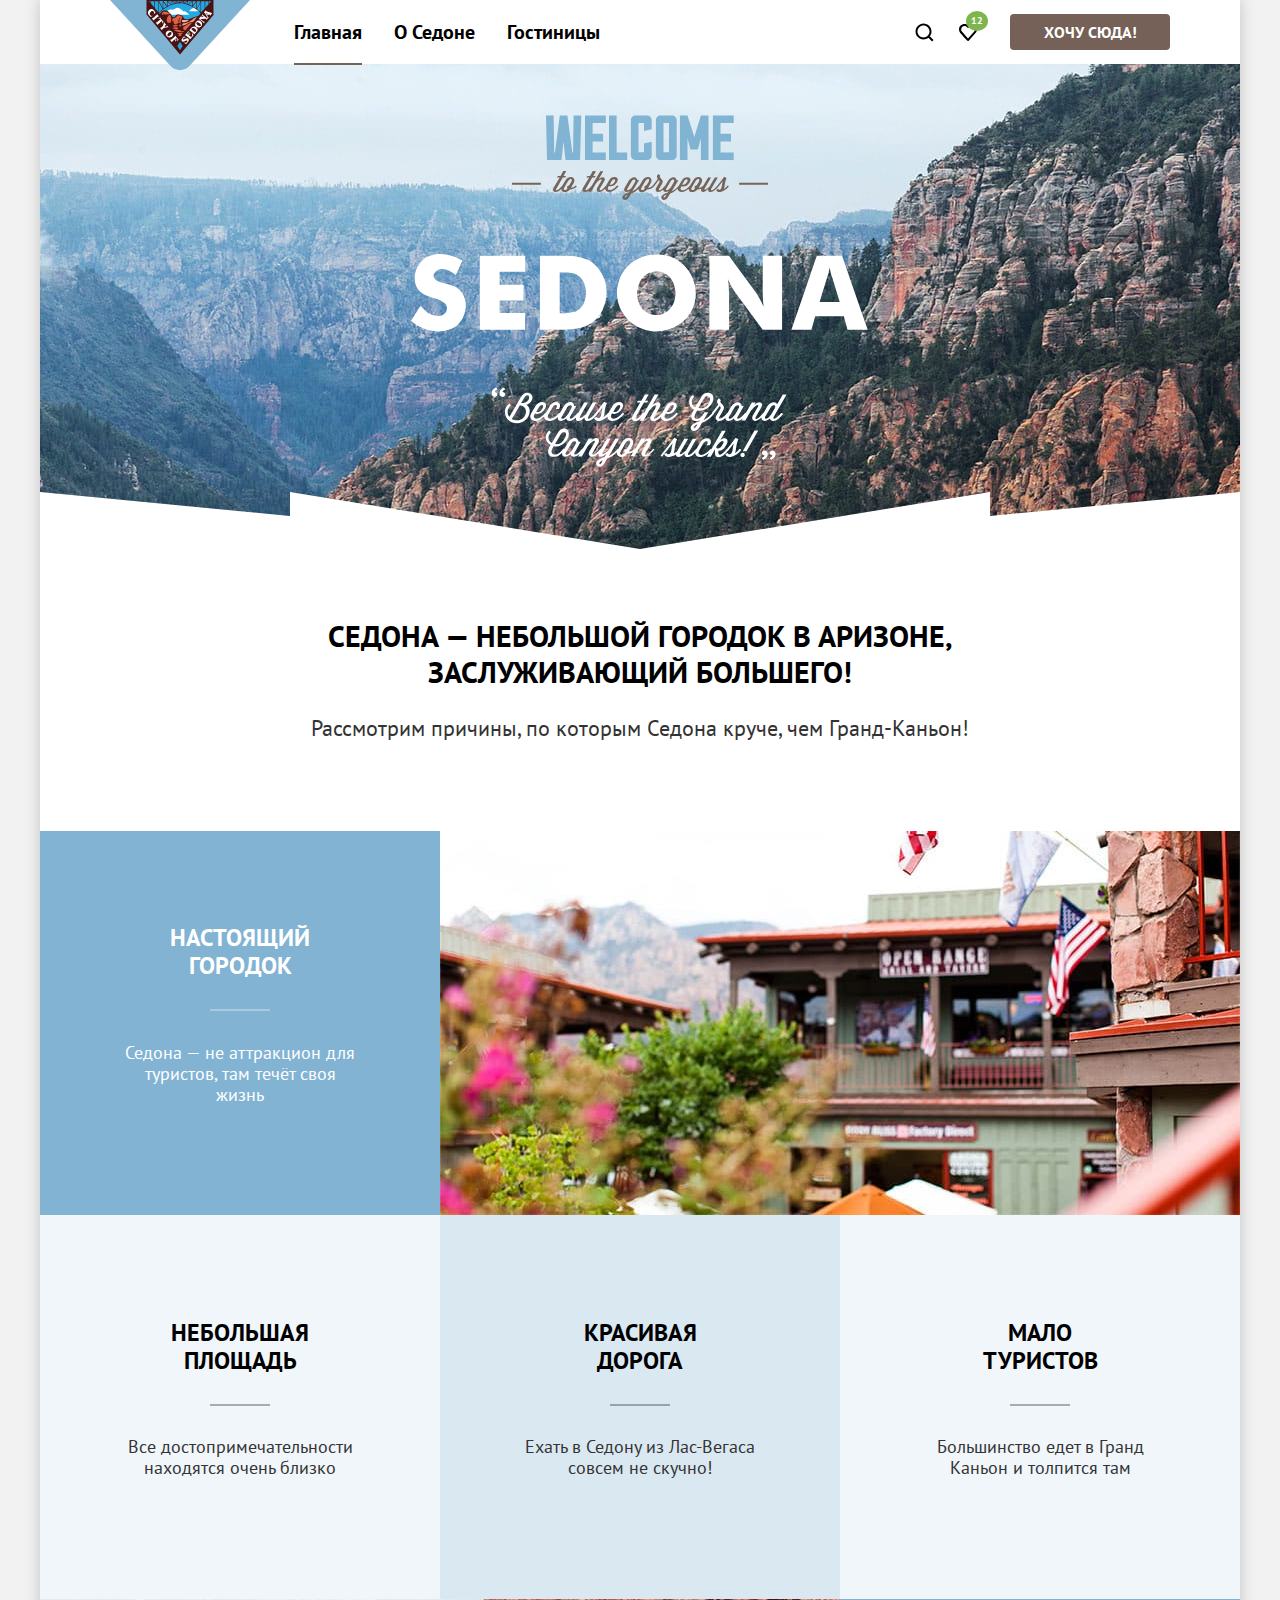
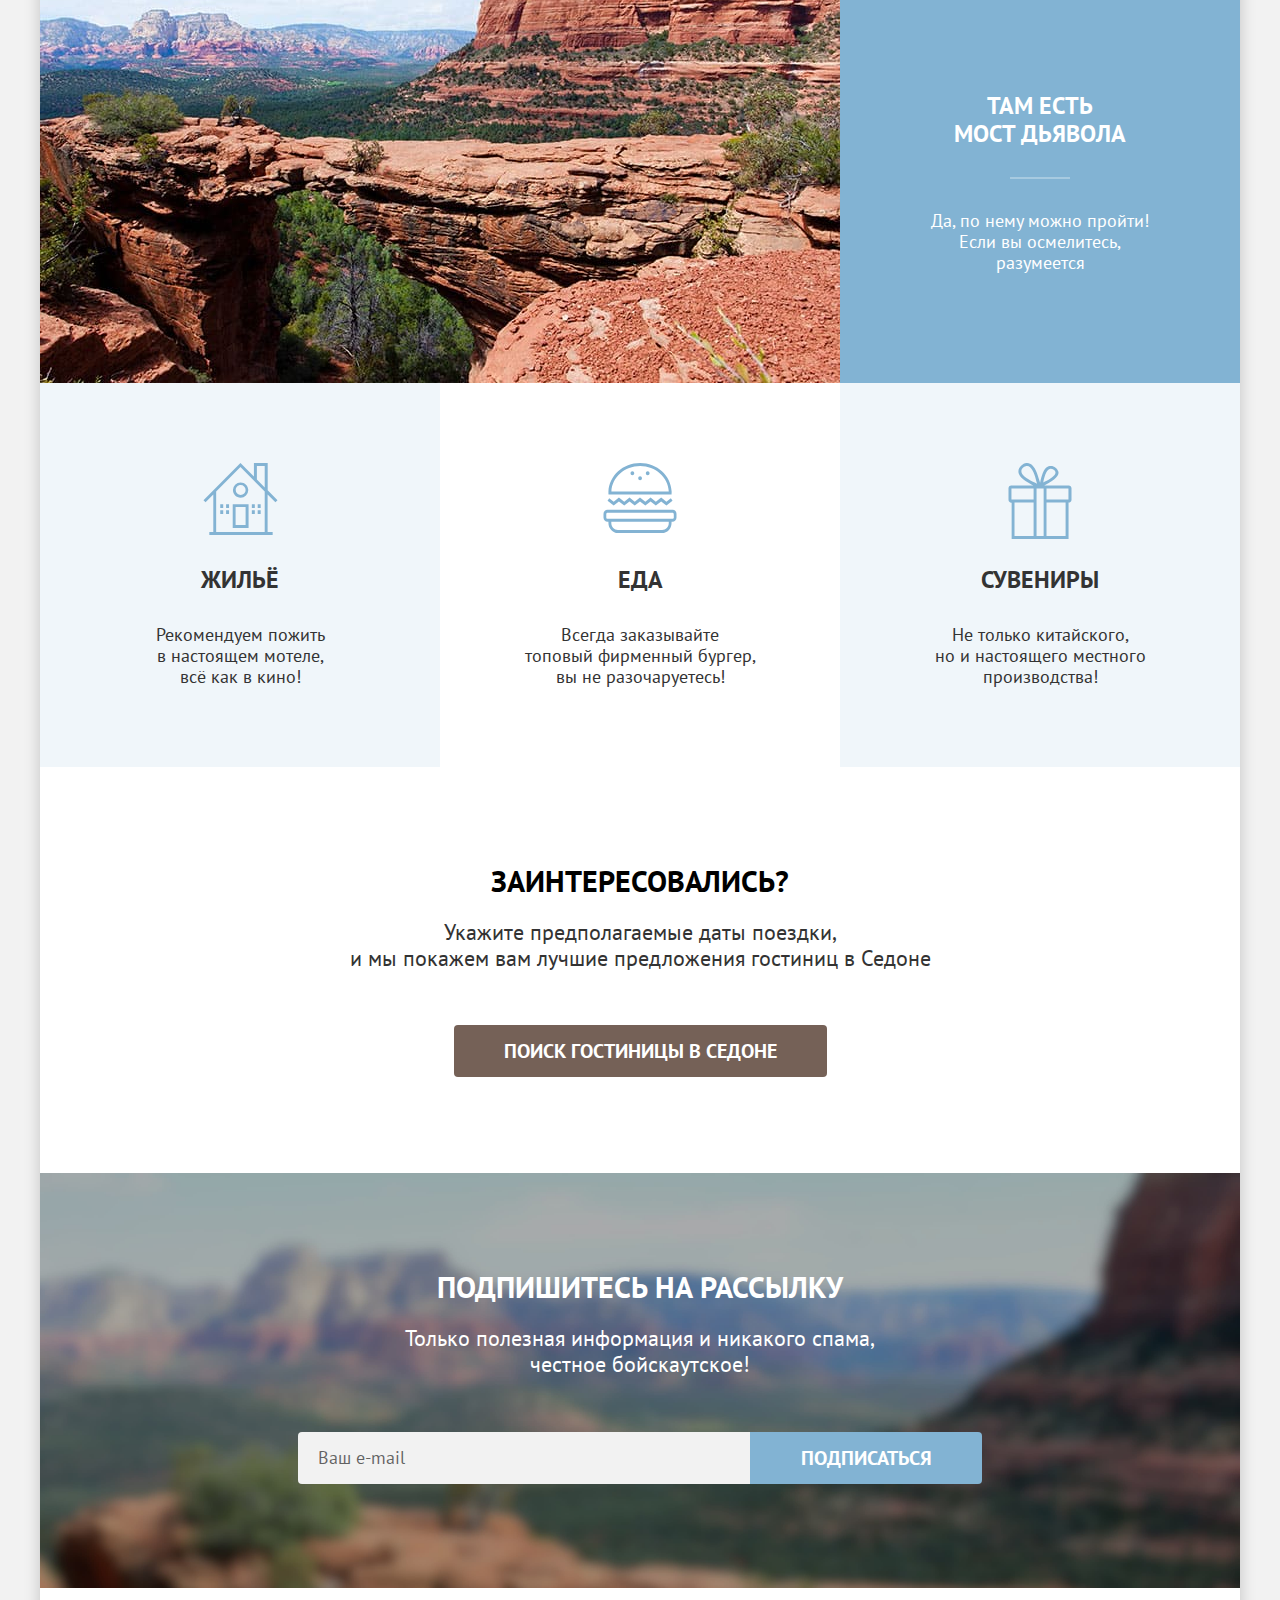
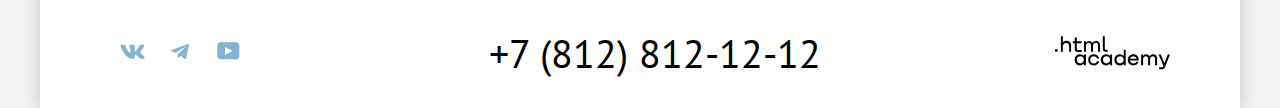
<file: index.html>
<!DOCTYPE html>
<html lang="ru">

  <head>
    <meta charset="UTF-8">
    <meta http-equiv="X-UA-Compatible" content="IE=edge">
    <meta name="viewport" content="width=device-width, initial-scale=1.0">
    <title>Седона. Главная страница</title>
    <link rel="icon" type="image/png" sizes="32x32" href="images/favicon.png">
    <link rel="stylesheet" href="styles/styles.css">
  </head>

  <body>
    <div class="page-container">
      <header class="page-header">
        <a class="logo-link">
          <img class="logo-img" src="images/logo/page-logo.svg" width="140" height="70" alt="Логотип «Седона».">
        </a>
        <nav class="navigation">
          <ul class="navigation-list">
            <li class="navigation-item">
              <a class="navigation-link navigation-link-current">Главная</a>
            </li>
            <li class="navigation-item">
              <a class="navigation-link" href="#">О Седоне</a>
            </li>
            <li class="navigation-item">
              <a class="navigation-link" href="catalog.html">Гостиницы</a>
            </li>
          </ul>
          <ul class="user-navigation-list">
            <li class="user-navigation-item">
              <a class="user-navigation-link user-navigation-search-button" href="#">
                <span class="visually-hidden">Поиск</span>
                <svg width="19" height="19" viewBox="0 0 19 19" xmlns="http://www.w3.org/2000/svg">
                  <path
                    d="m18.5 17.008-3.7-3.68c1-1.292 1.7-2.983 1.7-4.872C16.5 4.08 12.9.5 8.5.5s-8 3.68-8 8.055c0 4.376 3.6 7.956 8 7.956 1.8 0 3.5-.597 4.9-1.69l3.7 3.679 1.4-1.492Zm-10-2.486c-3.3 0-6-2.685-6-5.967 0-3.282 2.7-5.967 6-5.967s6 2.685 6 5.967c0 3.282-2.7 5.967-6 5.967Z" />
                </svg>
              </a>
            </li>
            <li class="user-navigation-item">
              <a class="user-navigation-link user-navigation-favorites-button" href="#">
                <span class="visually-hidden">Избранное</span>
                <svg width="18" height="17" viewBox="0 0 18 17" xmlns="http://www.w3.org/2000/svg">
                  <path
                    d="M8.9 17c-.3 0-.6-.1-.8-.4-5.4-6.1-6.7-7.5-7-7.9C.4 7.8 0 6.6 0 5.4 0 2.4 2.4 0 5.5 0 6.8 0 8 .5 9 1.3 10 .5 11.3 0 12.5 0c3 0 5.5 2.4 5.5 5.4 0 1.3-.5 2.5-1.3 3.4l-7 7.9c-.2.2-.4.3-.8.3Zm-6-9.5c.3.4 3.5 4 6.1 6.9l6.2-7c.5-.5.7-1.2.7-2 0-1.8-1.5-3.3-3.3-3.3-1 0-2 .5-2.7 1.3-.3.3-.6.4-.9.4-.3 0-.6-.2-.8-.4-.7-.8-1.7-1.3-2.7-1.3-1.8 0-3.3 1.5-3.3 3.3-.1.9.3 1.6.7 2.1-.1 0-.1 0 0 0Z" />
                </svg>
                <span class="user-navigation-favorites-number">12</span>
              </a>
            </li>
            <li class="user-navigation-item">
              <a class="button button-main user-navigation-deal-button" href="#">Хочу сюда!</a>
            </li>
          </ul>
        </nav>
      </header>
      <main class="main-index main-container">
        <h1 class="visually-hidden">Туристический городок Седона</h1>
        <section class="hero">
          <h2 class="visually-hidden">Добро пожаловать в Седону.</h2>
          <img lang="en" src="images/hero-text.svg" width="458" height="352"
            alt="Welcome to the gorgeous Sedona, «Because the Grand Canyon sucks!»">
        </section>
        <section class="advantages">
          <h2 class="visually-hidden">Преимущества отдыха в Седоне</h2>
          <div class="advantages-caption">
            <p class="advantages-caption-title section-title">Седона — небольшой городок в Аризоне,<br>
              заслуживающий большего!</p>
            <p class="advantages-caption-description">Рассмотрим причины, по которым Седона круче, чем Гранд-Каньон!</p>
          </div>
          <ul class="advantages-list advantages-list--main">
            <li class="advantages-item advantages-item--special">
              <div class="advantages-card-wrapper">
                <h3 class="advantages-item-title section-title">Настоящий<br>
                  городок</h3>
                <p class="advantages-item-description">
                  Седона — не
                  аттракцион для туристов, там течёт своя жизнь</p>
              </div>
              <div class="advantages-image-wrapper">
                <img class="advantages-item-image" src="images/advantages-real-town.jpg" width="800" height="384"
                  alt="Постройка бледно-зеленого цвета с цветущими растениями перед ней.">
              </div>
            </li>
            <li class="advantages-item advantages-item--normal">
              <div class="advantages-card-wrapper">
                <h3 class="advantages-item-title section-title">Небольшая<br>
                  площадь</h3>
                <p class="advantages-item-description">Все достопримечательности находятся очень близко
                </p>
              </div>
            </li>
            <li class="advantages-item advantages-item--normal">
              <div class="advantages-card-wrapper">
                <h3 class="advantages-item-title section-title">Красивая<br>
                  дорога</h3>
                <p class="advantages-item-description">Ехать в Седону из Лас-Вегаса совсем не скучно!
                </p>
              </div>
            </li>
            <li class="advantages-item advantages-item--normal">
              <div class="advantages-card-wrapper">
                <h3 class="advantages-item-title section-title">Мало<br>
                  туристов</h3>
                <p class="advantages-item-description">Большинство едет в Гранд Каньон и толпится там
                </p>
              </div>
            </li>
            <li class="advantages-item advantages-item--special">
              <div class="advantages-card-wrapper">
                <h3 class="advantages-item-title section-title">Там есть<br>
                  мост дьявола</h3>
                <p class="advantages-item-description">Да, по нему можно пройти! Если вы осмелитесь,
                  разумеется</p>
              </div>
              <div class="advantages-image-wrapper">
                <img class="advantages-item-image" src="images/advantages-devils-bridge.jpg" width="800" height="384"
                  alt="Высокий скалистый мост.">
              </div>
            </li>
          </ul>
          <ul class="advantages-list advantages-list--additional">
            <li class="advantages-item advantages-item--housing">
              <div class="advantages-card-wrapper">
                <h3 class="advantages-item-title">Жильё</h3>
                <p class="advantages-item-description">Рекомендуем пожить в&nbsp;настоящем мотеле,
                  всё&nbsp;как&nbsp;в&nbsp;кино!</p>
              </div>
            </li>
            <li class="advantages-item advantages-item--food">
              <div class="advantages-card-wrapper">
                <h3 class="advantages-item-title">Еда</h3>
                <p class="advantages-item-description">Всегда заказывайте
                  топовый&nbsp;фирменный бургер, вы&nbsp;не&nbsp;разочаруетесь!</p>
              </div>
            </li>
            <li class="advantages-item advantages-item--souvenirs">
              <div class="advantages-card-wrapper">
                <h3 class="advantages-item-title">Сувениры</h3>
                <p class="advantages-item-description">Не только китайского,
                  но&nbsp;и&nbsp;настоящего местного производства!</p>
              </div>
            </li>
          </ul>
        </section>
        <section class="hotel-search">
          <h2 class="visually-hidden">Найти гостиницу</h2>
          <p class="hotel-search-title section-title">Заинтересовались?</p>
          <p class="hotel-search-description">Укажите предполагаемые даты поездки,<br> и мы покажем вам лучшие
            предложения гостиниц в Седоне</p>
          <a class="button button-main hotel-search-button" href="#">Поиск гостиницы в Седоне</a>
        </section>
      </main>
      <footer class="page-footer">
        <section class="subscribe subscribe--index">
          <h2 class="subscribe-title section-title">Подпишитесь на рассылку</h2>
          <p class="subscribe-description">Только полезная информация и никакого спама,<br> честное бойскаутское!</p>
          <form class="subscribe-form" action="https://echo.htmlacademy.ru/" method="post">
            <label class="visually-hidden" for="subscribe-email">Ваша почта:</label>
            <input class="input subscribe-input" type="email" name="subscribe-email" id="subscribe-email"
              placeholder="Ваш e-mail" required>
            <button class="button button-secondary subscribe-button" type="submit">Подписаться</button>
          </form>
        </section>
        <div class="footer-contacts">
          <ul class="social-list">
            <li class="social-item">
              <a class="social-link social-link--vk" href="https://vk.com/htmlacademy" target="blank">
                <span class="visually-hidden">Вконтакте</span>
                <svg class="social-icon" aria-hidden="true" focusable="false" width="25" height="15"
                  xmlns="http://www.w3.org/2000/svg">
                  <path fill-rule="evenodd" clip-rule="evenodd"
                    d="M24.12 1.8c.16-.54 0-.94-.8-.94H20.7c-.67 0-.98.34-1.15.73 0 0-1.33 3.2-3.22 5.27-.61.6-.9.8-1.23.8-.16 0-.41-.2-.41-.75v-5.1c0-.66-.19-.95-.74-.95H9.82c-.42 0-.67.3-.67.59 0 .62.95.76 1.04 2.51v3.8c0 .83-.15.98-.48.98-.9 0-3.06-3.2-4.34-6.88-.25-.72-.5-1-1.18-1H1.57c-.75 0-.9.34-.9.73 0 .68.89 4.07 4.14 8.55 2.17 3.06 5.23 4.72 8 4.72 1.68 0 1.88-.37 1.88-1v-2.32c0-.74.16-.88.7-.88.38 0 1.05.19 2.6 1.66 1.79 1.75 2.08 2.54 3.08 2.54h2.63c.75 0 1.12-.37.9-1.1-.23-.72-1.08-1.77-2.2-3.02-.62-.71-1.54-1.48-1.82-1.86-.39-.5-.28-.71 0-1.15 0 0 3.2-4.42 3.54-5.93Z" />
                </svg>
              </a>
            </li>
            <li class="social-item">
              <a class="social-link social-link--tg" href="https://t.me/htmlacademy" target="blank">
                <span class="visually-hidden">Телеграм</span>
                <svg class="social-icon" aria-hidden="true" focusable="false" width="18" height="16"
                  xmlns="http://www.w3.org/2000/svg">
                  <path
                    d="M16.79.96.84 7.1c-1.09.44-1.08 1.05-.2 1.32l4.1 1.28 9.47-5.98c.44-.27.85-.13.52.17l-7.68 6.93-.28 4.22c.41 0 .6-.2.83-.41l1.99-1.94 4.13 3.06c.77.42 1.31.2 1.5-.71l2.72-12.8c.28-1.1-.43-1.61-1.16-1.28Z" />
                </svg>
              </a>
            </li>
            <li class="social-item">
              <a class="social-link social-link--youtube" href="https://www.youtube.com/user/htmlacademyru"
                target="blank">
                <span class="visually-hidden">Ютуб</span>
                <svg class="social-icon" aria-hidden="true" focusable="false" width="23" height="18"
                  xmlns="http://www.w3.org/2000/svg">
                  <path
                    d="M18.94.36H3.51C1.65.36.33 1.95.33 3.76v10.09c0 1.91 1.32 3.5 3.18 3.5h15.65c1.64 0 3.17-1.59 3.17-3.4V3.76c-.22-1.8-1.53-3.4-3.39-3.4ZM7.99 12.89V4.82l7.34 4.04-7.34 4.03Z" />
                </svg>
              </a>
            </li>
          </ul>
          <a class="footer-contacts-phone" href="tel:+7812812-12-12">+7 (812) 812-12-12</a>
          <a class="academy-link" href="https://htmlacademy.ru/">
            <span class="visually-hidden">Разработано Html academy</span>
            <svg class="academy-logo-icon" aria-hidden="true" focusable="false" width="115" height="34"
              xmlns="http://www.w3.org/2000/svg">
              <path
                d="M0 13.26v2.6h2.5v-2.6H0ZM11.6 4.86c-1.6 0-2.8.7-3.6 1.7h-.1V.36h-2v15.5h2v-5.3c0-2.1 1.3-3.6 3.3-3.6 1.8 0 2.9 1.4 2.9 3.2v5.7h2v-6.1c.1-3-1.8-4.9-4.5-4.9ZM26.6 5.16h-4.8v-3.7h-2v3.8h-1.9v2h1.9v6c0 1.7 1 2.7 2.7 2.7h4.1v-2h-3.7c-.7 0-1.1-.4-1.1-1.1v-5.7h4.8v-2ZM41.1 4.96c-1.6 0-2.9.8-3.5 2.1h-.1c-.6-1.2-1.8-2.1-3.4-2.1-1.4 0-2.5.8-3.1 1.8h-.1v-1.6H29v10.6h2v-5.4c0-2 1-3.5 2.6-3.5 1.5 0 2.4 1 2.4 2.6v6.3h2v-5.6c0-2.4 1.4-3.3 2.6-3.3 1.5 0 2.4 1 2.4 2.6v6.3h2v-6.5c.1-2.5-1.4-4.3-3.9-4.3ZM47.8 13.06c0 1.7 1 2.7 2.8 2.7h2v-2h-1.7c-.7 0-1.1-.4-1.1-1.1V.36h-2v12.7ZM28.9 20.06c-.9-1.1-2.2-1.8-3.9-1.8-3.1 0-5.4 2.3-5.4 5.6s2.3 5.6 5.4 5.6c1.8 0 3-.8 3.8-1.9h.1v1.6h2v-10.6h-2v1.5Zm-3.6 7.4c-2.2 0-3.6-1.6-3.6-3.6s1.4-3.6 3.6-3.6 3.6 1.6 3.6 3.6c0 1.9-1.4 3.6-3.6 3.6ZM44.2 22.36c-.5-2.4-2.6-4.1-5.4-4.1a5.4 5.4 0 0 0-5.6 5.6c0 3.1 2.2 5.6 5.6 5.6 2.8 0 4.9-1.8 5.4-4.2h-2.1a3.4 3.4 0 0 1-3.3 2.3c-2.2 0-3.6-1.6-3.6-3.6s1.4-3.6 3.6-3.6c1.6 0 2.8 1 3.3 2.2h2.1v-.2ZM55.1 20.06c-.9-1.1-2.2-1.8-3.9-1.8-3.1 0-5.4 2.3-5.4 5.6s2.3 5.6 5.4 5.6c1.8 0 3-.8 3.8-1.9h.1v1.6h2v-10.6h-2v1.5Zm-3.6 7.4c-2.2 0-3.6-1.6-3.6-3.6s1.4-3.6 3.6-3.6 3.6 1.6 3.6 3.6c0 1.9-1.5 3.6-3.6 3.6ZM68.7 20.16c-.9-1.1-2.2-1.9-3.9-1.9-3.1 0-5.4 2.3-5.4 5.6s2.2 5.6 5.4 5.6c1.7 0 3-.8 3.8-1.8h.1v1.5h2v-15.4h-2v6.4Zm-3.6 7.3c-2.2 0-3.6-1.6-3.6-3.6s1.4-3.6 3.6-3.6 3.6 1.6 3.6 3.6c-.1 2-1.5 3.6-3.6 3.6ZM78.3 18.26c-3.3 0-5.5 2.5-5.5 5.6 0 3 2.1 5.6 5.5 5.6 2.5 0 4.5-1.3 5.2-3.6h-2.1c-.5 1-1.6 1.6-3 1.6-1.9 0-3.3-1.3-3.4-2.9h8.8c.2-3.6-2-6.3-5.5-6.3Zm0 1.9c1.7 0 3 1 3.3 2.6h-6.5c.3-1.5 1.5-2.6 3.2-2.6ZM98.2 18.26c-1.6 0-2.9.8-3.6 2h-.1c-.6-1.2-1.8-2-3.4-2-1.4 0-2.5.7-3.1 1.8v-1.5h-1.9v10.6h2v-5.4c0-2 1-3.4 2.6-3.5 1.5 0 2.4 1 2.4 2.6v6.3h2v-5.6c0-2.4 1.4-3.3 2.6-3.3 1.5 0 2.4 1 2.4 2.6v6.3h2v-6.5c.1-2.6-1.4-4.4-3.9-4.4ZM109.4 27.36l-3.6-8.9h-2.2l4.8 11.6c-.3.9-.7 1.2-1.7 1.2h-2.5v2h2.5c1.8 0 2.8-.8 3.5-2.6l4.7-12.2h-2.1l-3.4 8.9Z" />
            </svg>
          </a>
        </div>
      </footer>
    </div>
    <div class="modal-container modal-close">
      <div class="modal modal-search">
        <button class="modal-close-button" type="button">
          <span class="visually-hidden">Закрыть</span>
          <svg width="15" height="15" viewBox="0 0 15 15" xmlns="http://www.w3.org/2000/svg">
            <path
              d="M14.5 1.8 13.2.5 7.5 6.2 1.8.5.5 1.8l5.7 5.7-5.7 5.7 1.3 1.3 5.7-5.7 5.7 5.7 1.3-1.3-5.7-5.7 5.7-5.7Z" />
          </svg>
        </button>
        <section class="modal-content">
          <h2 class="modal-title">Поиск гостиницы в Седоне</h2>
          <form class="modal-search-form" action="https://echo.htmlacademy.ru/" method="post">
            <div class="modal-search-field-group modal-search-field-group--date">
              <label for="move-in-date">Дата Заезда:</label>
              <input class="input modal-search-field-date" id="move-in-date" type="text" name="move-in-date"
                value="27 апреля 2020" placeholder="Укажите дату" required>
              <span class="modal-search-field-date-text modal-search-field-date-text--error">Мы не можем отправить вас в
                прошлое.</span>
            </div>
            <div class="modal-search-field-group modal-search-field-group--date">
              <label for="move-out-date">Дата Выезда:</label>
              <input class="input modal-search-field-date" id="move-out-date" type="text" name="date-move-out"
                value="1 сентября 2023" placeholder="Укажите дату" required>
              <span class="modal-search-field-date-text">На эти даты есть свободные номера. Пока есть.</span>
            </div>
            <div class="modal-search-field-group modal-search-field-group--number">
              <div class="modal-search-number-wrapper">
                <label for="number-of-adults">Взрослые:</label>
                <div class="modal-search-control-wrapper">
                  <button class="modal-search-control-button modal-search-control-button--minus" type="button">
                    <span class="visually-hidden">Уменьшить</span>
                    <svg aria-hidden="true" focusable="false" width="14" height="2" viewBox="0 0 14 2"
                      xmlns="http://www.w3.org/2000/svg">
                      <path d="M0 0v2h14V0H0Z" />
                    </svg>
                  </button>
                  <input class="input modal-search-number modal-search-number--of-adults" id="number-of-adults"
                    type="number" name="number-of-adults" value="2" required>
                  <button class="modal-search-control-button modal-search-control-button--plus" type="button">
                    <span class="visually-hidden">Увеличить</span>
                    <svg aria-hidden="true" focusable="false" viewBox="0 0 14 14" xmlns="http://www.w3.org/2000/svg">
                      <path d="M14 6H8V0H6v6H0v2h6v6h2V8h6V6Z" />
                    </svg>
                  </button>
                </div>
              </div>
              <div class="modal-search-number-wrapper">
                <span class="modal-search-form-label-wrapper">
                  <label for="number-of-children">Дети:</label>
                  <span class="tooltip">
                    <button class="tooltip-toggle" type="button" aria-labelledby="tooltip-label-children-info">
                      <svg width="2" height="12" viewBox="0 0 2 12" xmlns="http://www.w3.org/2000/svg">
                        <path fill-rule="evenodd" clip-rule="evenodd" d="M0 0h2v2H0V0Zm2 12H0V3h2v9Z" />
                      </svg>
                    </button>
                    <span class="tooltip-text" role="tooltip" id="tooltip-label-children-info">Укажите количество детей,
                      которые будут с вами, возраст которых от 6 до 18 лет. Дети до 6 лет размещаются бесплатно.</span>
                  </span>
                </span>
                <div class="modal-search-control-wrapper">
                  <button class="modal-search-control-button modal-search-control-button--minus" type="button">
                    <span class="visually-hidden">Уменьшить</span>
                    <svg aria-hidden="true" focusable="false" width="14" height="2" viewBox="0 0 14 2"
                      xmlns="http://www.w3.org/2000/svg">
                      <path d="M0 0v2h14V0H0Z" />
                    </svg>
                  </button>
                  <input class="input modal-search-number modal-search-number--of-children" id="number-of-children"
                    type="number" name="number-of-children" value="2" required>
                  <button class="modal-search-control-button modal-search-control-button--plus" type="button">
                    <span class="visually-hidden">Увеличить</span>
                    <svg aria-hidden="true" focusable="false" width="14" height="14" viewBox="0 0 14 14"
                      xmlns="http://www.w3.org/2000/svg">
                      <path d="M14 6H8V0H6v6H0v2h6v6h2V8h6V6Z" />
                    </svg>
                  </button>
                </div>
              </div>
            </div>
            <button class="button modal-button-submit button-secondary" type="submit">Найти</button>
          </form>
        </section>
      </div>
    </div>
    <script src="script.js"></script>
  </body>

</html>
</file>
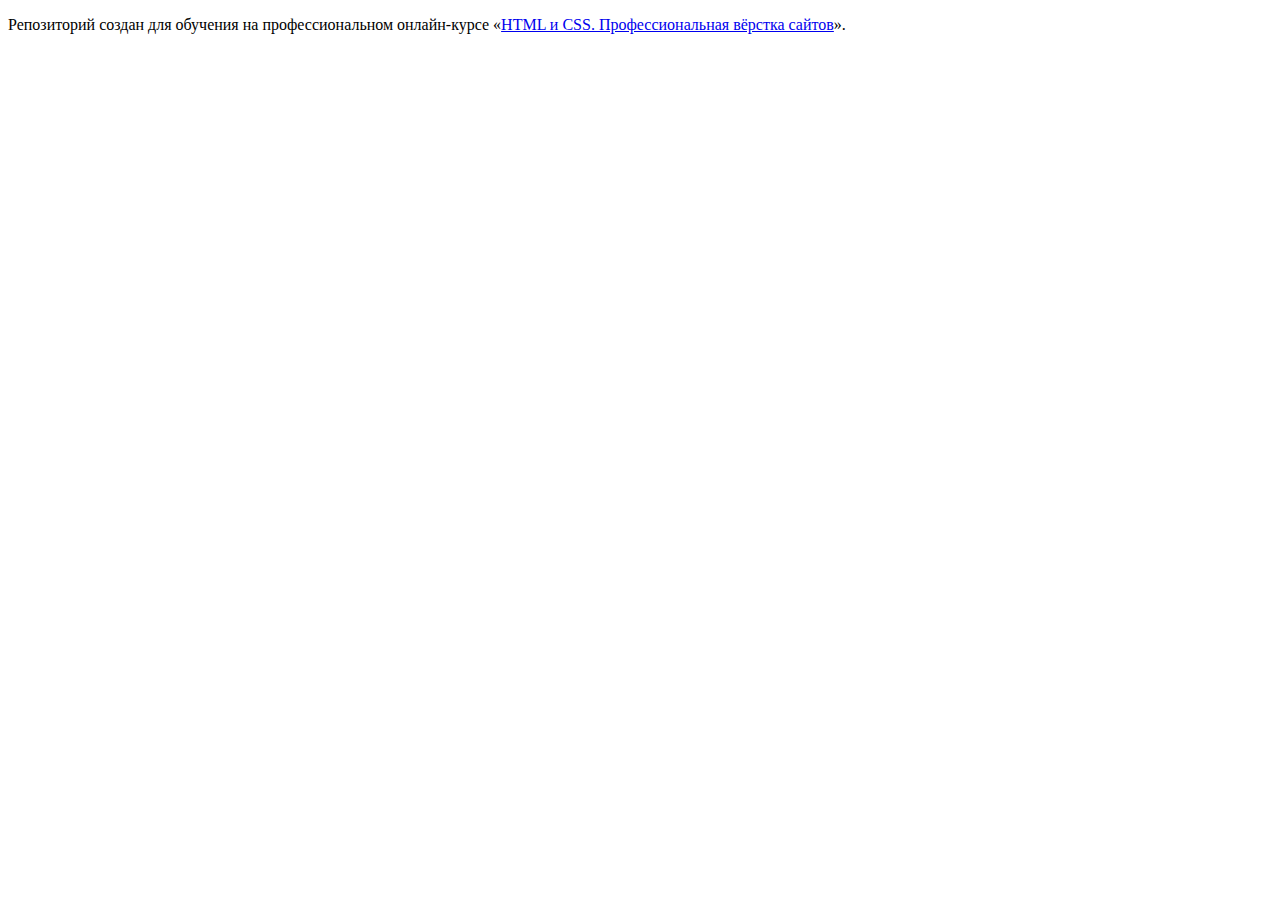
<file: 1/index.html>
<!DOCTYPE html>
<html lang="ru">
  <head>
    <meta charset="utf-8">
    <title>HTML Academy: Седона</title>
    <base href="https://htmlacademy-htmlcss.github.io/1588563-sedona-35/1/">
</head>
  <body>

    <p>Репозиторий создан для обучения на профессиональном онлайн‑курсе «<a href="https://htmlacademy.ru/intensive/htmlcss">HTML и CSS. Профессиональная вёрстка сайтов</a>».</p>

  </body>
</html>
</file>
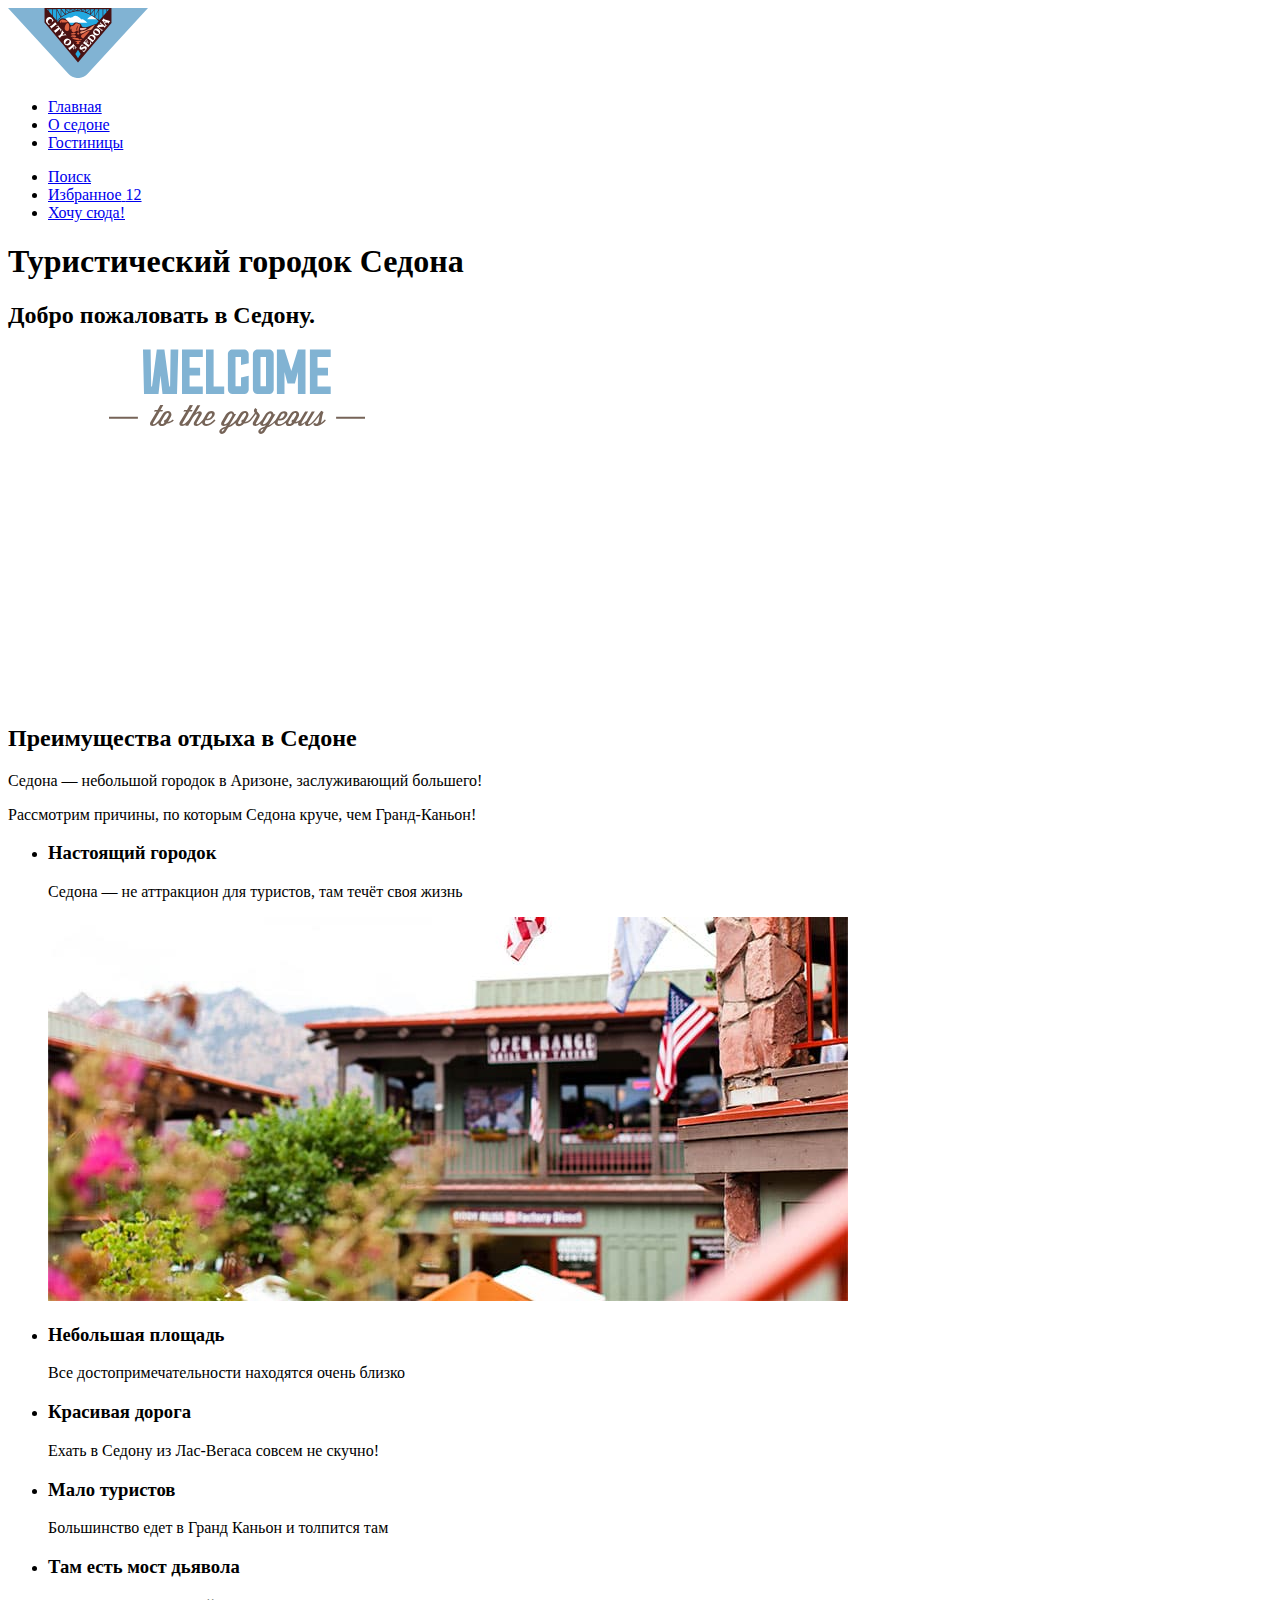
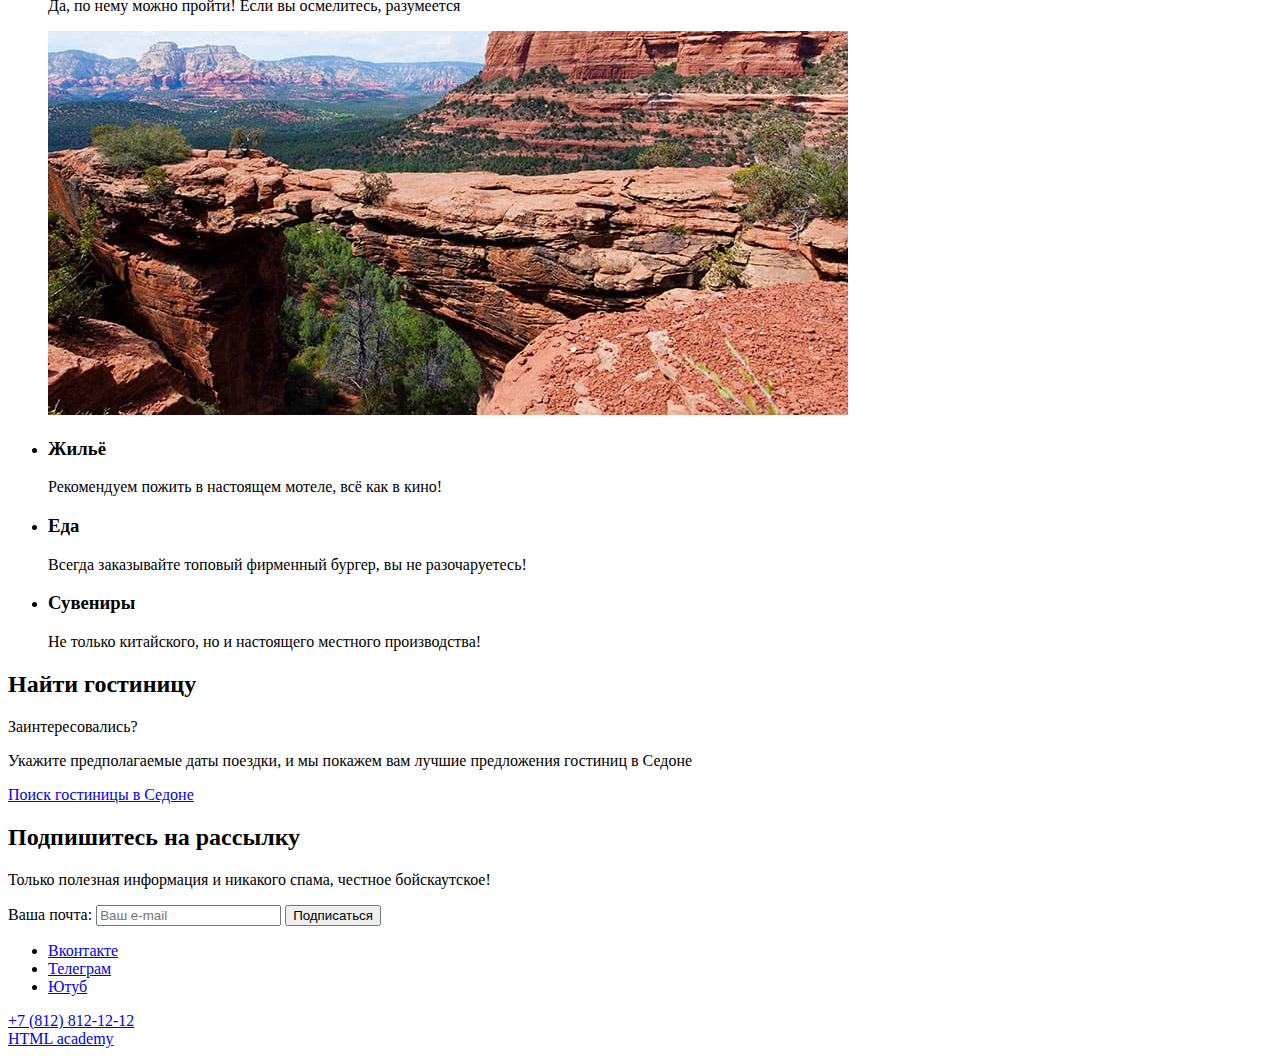
<file: 3/index.html>
<!DOCTYPE html>
<html lang="ru">

  <head>
    <meta charset="UTF-8">
    <meta http-equiv="X-UA-Compatible" content="IE=edge">
    <meta name="viewport" content="width=device-width, initial-scale=1.0">
    <title>Седона. Главная страница</title>
    <base href="https://htmlacademy-htmlcss.github.io/1588563-sedona-35/3/">
</head>

  <body>
    <header class="page-header">
      <a class="logo-link" href="index.html">
        <img class="logo-img" src="./images/logo/page-logo.svg" width="140" height="70" alt="Логотип «Седона».">
      </a>
      <nav class="navigation">
        <ul class="navigation-list">
          <li class="navigation-item">
            <a class="navigation-link navigation-link-current" href="index.html">Главная</a>
          </li>
          <li class="navigation-item">
            <a class="navigation-link" href="#">О седоне</a>
          </li>
          <li class="navigation-item">
            <a class="navigation-link" href="catalog.html">Гостиницы</a>
          </li>
        </ul>
        <ul class="navigation-list user-navigation-list">
          <li class="navigation-item">
            <a class="navigation-link" href="#">
              <span class="visually-hidden">Поиск</span>
            </a>
          </li>
          <li class="navigation-item">
            <a class="navigation-link" href="#">
              <span class="visually-hidden">Избранное</span>
              <span class="favorites-number">12</span>
            </a>
          </li>
          <li class="navigation-item">
            <a class="navigation-link" href="#">Хочу сюда!</a>
          </li>
        </ul>
      </nav>
    </header>
    <main class="main-index">
      <h1 class="visually-hidden">Туристический городок Седона</h1>
      <section class="hero">
        <h2 class="visually-hidden">Добро пожаловать в Седону.</h2>
        <img lang="en" src="./images/hero-text.svg" width="458" height="352" alt="Welcome to the gorgeous Sedona, «Because the Grand Canyon sucks!»">
      </section>
      <section class="advantages">
        <h2 class="visually-hidden">Преимущества отдыха в Седоне</h2>
        <p>Седона — небольшой городок в Аризоне,
          заслуживающий большего!</p>
        <p>Рассмотрим причины, по которым Седона круче, чем Гранд-Каньон!</p>
        <ul class="advantages-list">
          <li class="advantages-item advantages-item-special">
            <h3 class="advantages-title">Настоящий городок</h3>
            <p class="advantages-description">Седона — не аттракцион для туристов, там течёт своя жизнь</p>
            <img src="./images/advantages-real-town.jpg" width="800" height="384" alt="Постройка бледно-зеленого цвета с цветущими растениями перед ней.">
          </li>
          <li class="advantages-item">
            <h3 class="advantages-title">Небольшая
              площадь</h3>
            <p class="advantages-description">Все достопримечательности находятся очень близко</p>
          </li>
          <li class="advantages-item">
            <h3 class="advantages-title">Красивая
              дорога</h3>
            <p class="advantages-description">Ехать в Седону из Лас-Вегаса совсем не скучно!</p>
          </li>
          <li class="advantages-item">
            <h3 class="advantages-title">Мало
              туристов</h3>
            <p class="advantages-description">Большинство едет в Гранд Каньон и толпится там</p>
          </li>
          <li class="advantages-item advantages-item-special">
            <h3 class="advantages-title">Там есть
              мост дьявола</h3>
            <p class="advantages-description">Да, по нему можно пройти! Если вы осмелитесь, разумеется</p>
            <img src="./images/advantages-devils-bridge.jpg" width="800" height="384" alt="Высокий скалистый мост.">
          </li>
        </ul>
        <ul class="advantages-list">
          <li class="advantages-item">
            <h3 class="advantages-title">Жильё</h3>
            <p class="advantages-description">Рекомендуем пожить в настоящем мотеле,
              всё как в кино!</p>
          </li>
          <li class="advantages-item">
            <h3 class="advantages-title">Еда</h3>
            <p class="advantages-description">Всегда заказывайте
              топовый фирменный бургер, вы не разочаруетесь!</p>
          </li>
          <li class="advantages-item">
            <h3 class="advantages-title">Сувениры</h3>
            <p class="advantages-description">Не только китайского,
              но и настоящего местного производства!</p>
          </li>
        </ul>
      </section>
      <section class="hotel-search">
        <h2 class="visually-hidden">Найти гостиницу</h2>
        <p>Заинтересовались?</p>
        <p>Укажите предполагаемые даты поездки, и мы покажем вам лучшие предложения гостиниц в Седоне</p>
        <a class="hotel-button" href="catalog.html">Поиск гостиницы в Седоне</a>
      </section>
    </main>
    <footer class="page-footer">
      <section class="subscribe">
        <h2>Подпишитесь на рассылку</h2>
        <p>Только полезная информация и никакого спама, честное бойскаутское!</p>
        <form class="subscribe-form" action="https://echo.htmlacademy.ru/" method="post">
          <label class="visually-hidden" for="subscribe-email">Ваша почта:</label>
          <input type="email" name="subscribe-email" id="subscribe-email" placeholder="Ваш e-mail" required>
          <button type="submit">Подписаться</button>
        </form>
      </section>
      <div class="footer-contacts">
        <ul class="social-list">
          <li class="social-item">
            <a class="social-link" href="https://vk.com/htmlacademy" target="blank">
              <span class="visually-hidden">Вконтакте</span>
            </a>
          </li>
          <li class="social-item">
            <a class="social-link" href="https://t.me/htmlacademy" target="blank">
              <span class="visually-hidden">Телеграм</span>
            </a>
          </li>
          <li class="social-item">
            <a class="social-link" href="https://www.youtube.com/user/htmlacademyru" target="blank">
              <span class="visually-hidden">Ютуб</span>
            </a>
          </li>
        </ul>
        <div>
          <a class="contacts-phone" href="tel:+7812812-12-12">+7 (812) 812-12-12</a>
        </div>
        <div>
          <a class="company-link" href="https://htmlacademy.ru/">
            <span class="visually-hidden">HTML academy</span>
          </a>
        </div>
      </div>
    </footer>

  </body>

</html>
</file>
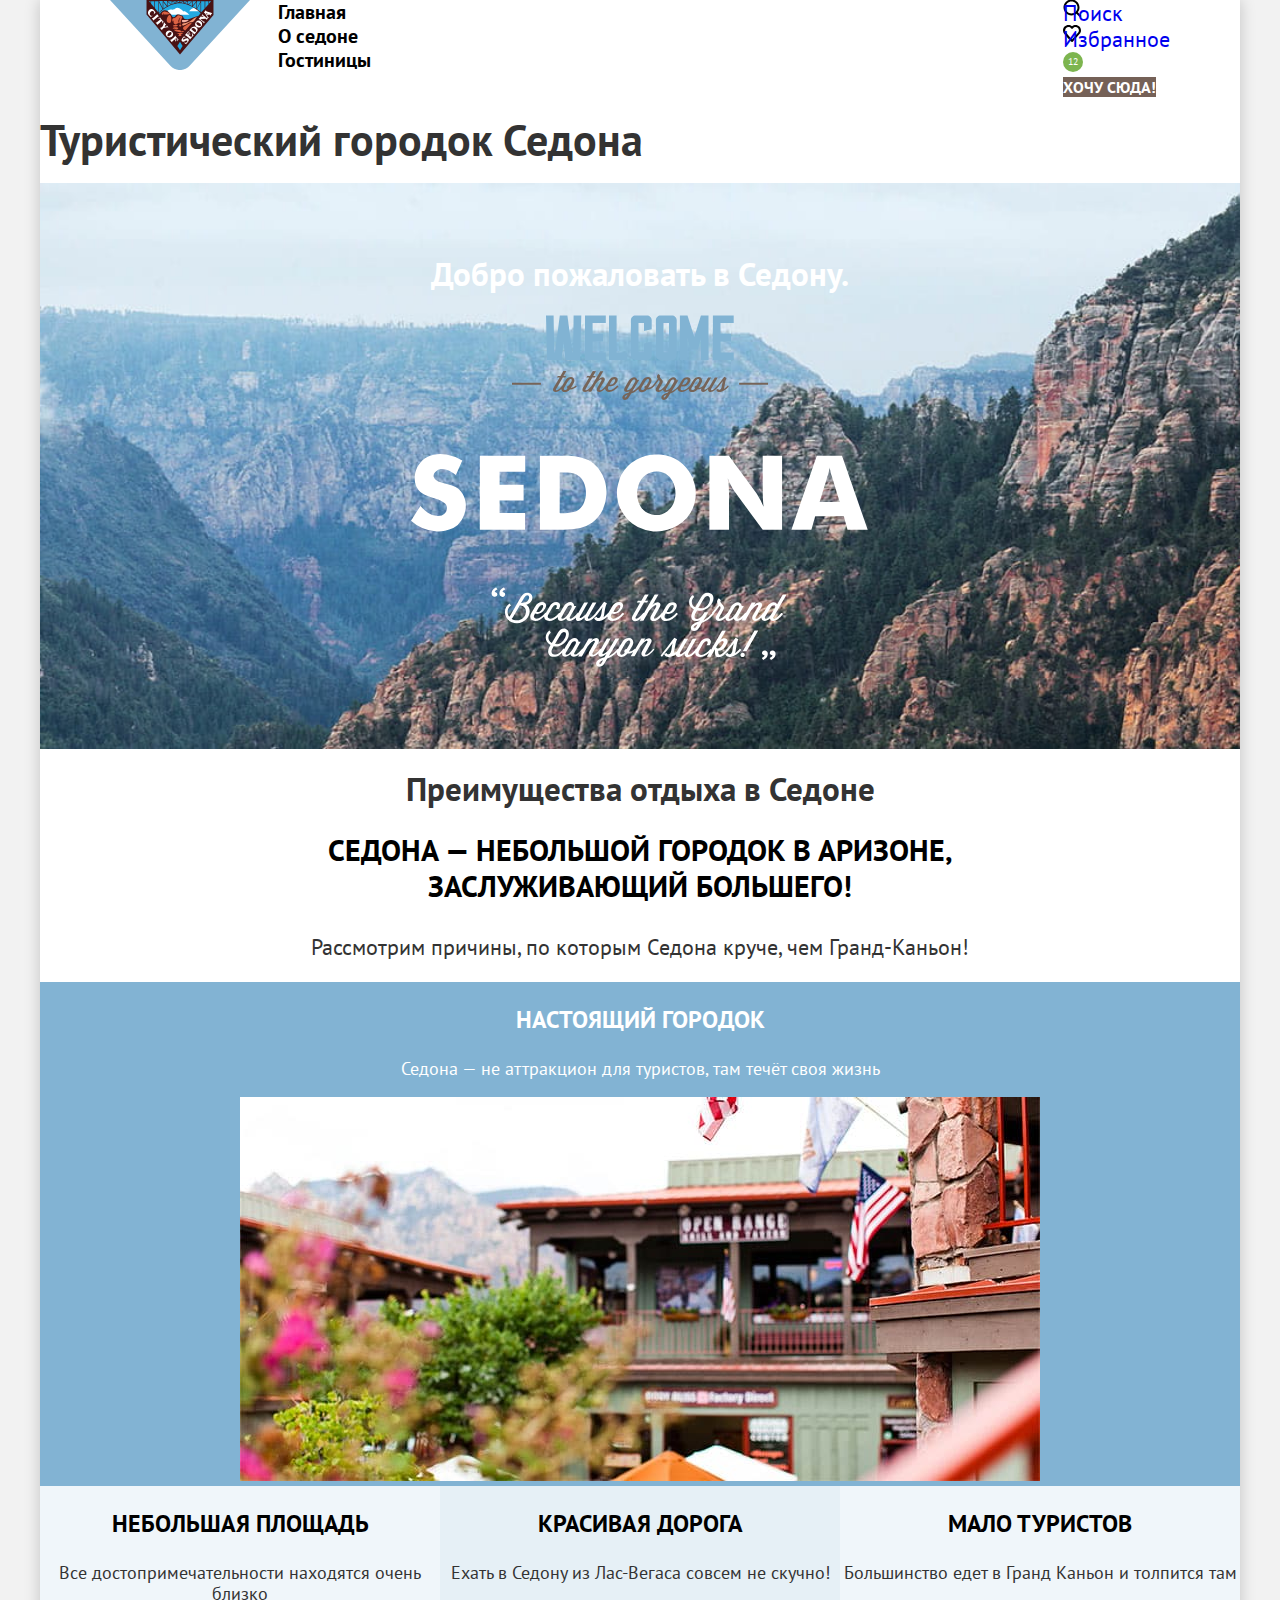
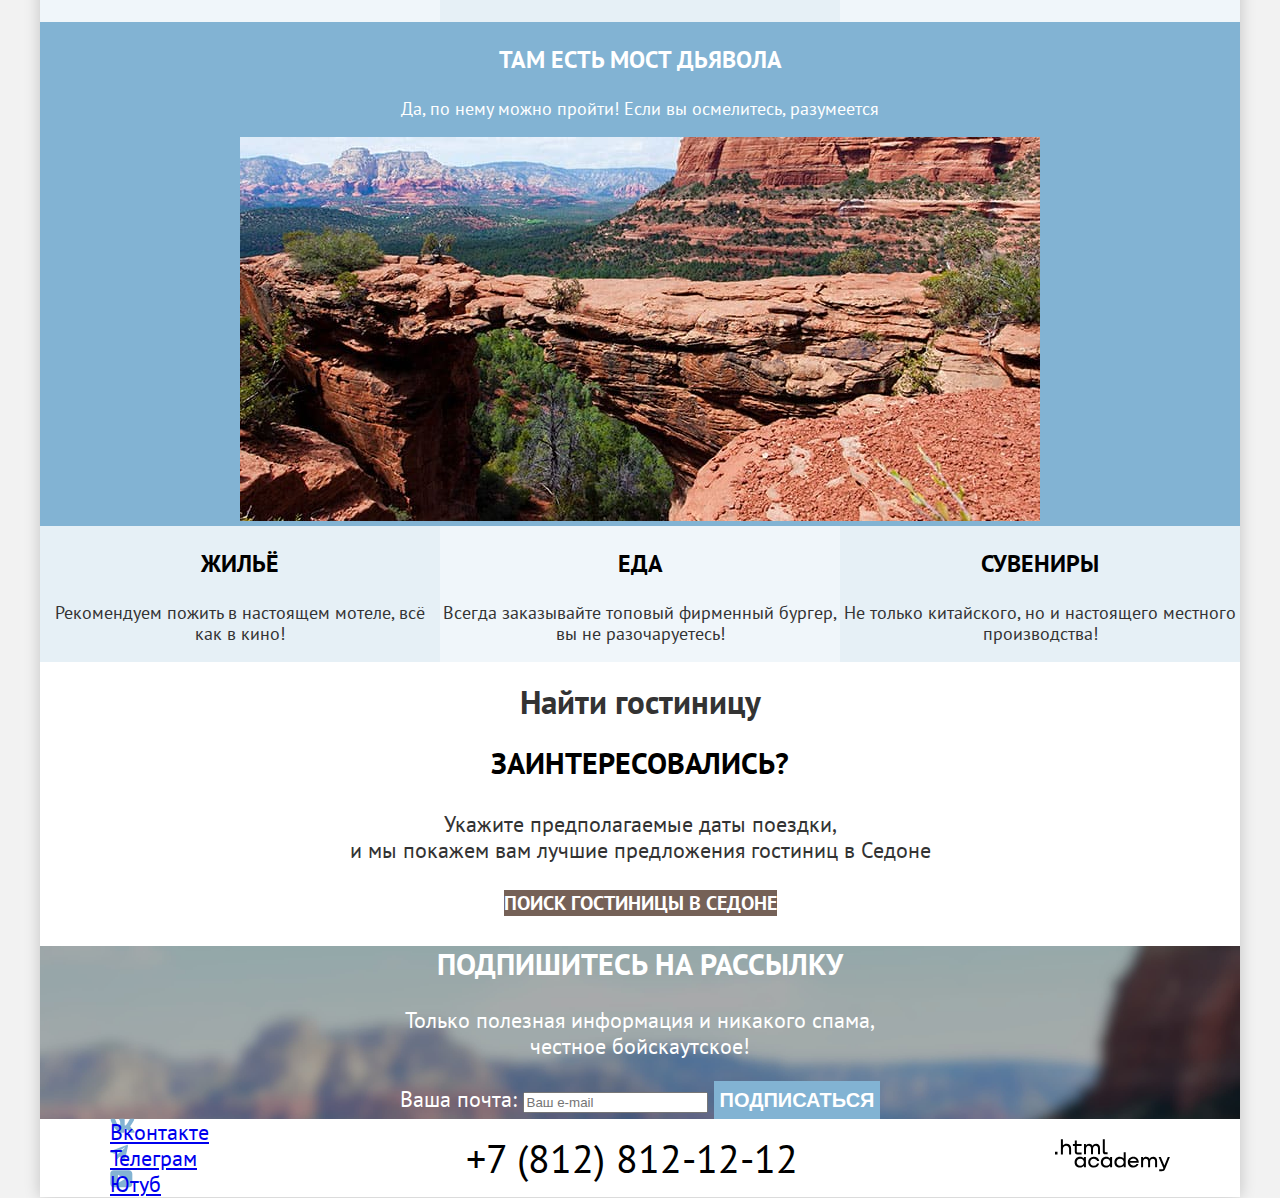
<file: 4/index.html>
<!DOCTYPE html>
<html lang="ru">

  <head>
    <meta charset="UTF-8">
    <meta http-equiv="X-UA-Compatible" content="IE=edge">
    <meta name="viewport" content="width=device-width, initial-scale=1.0">
    <title>Седона. Главная страница</title>
    <link rel="stylesheet" href="./styles/styles.css">
    <base href="https://htmlacademy-htmlcss.github.io/1588563-sedona-35/4/">
</head>

  <body>
    <div class="page-container">
      <header class="page-header">
        <a class="logo-link" href="index.html">
          <img class="logo-img" src="./images/logo/page-logo.svg" width="140" height="70" alt="Логотип «Седона».">
        </a>
        <nav class="navigation">
          <ul class="navigation-list list-reset">
            <li class="navigation-item">
              <a class="navigation-link navigation-link-current" href="index.html">Главная</a>
            </li>
            <li class="navigation-item">
              <a class="navigation-link" href="#">О седоне</a>
            </li>
            <li class="navigation-item">
              <a class="navigation-link" href="catalog.html">Гостиницы</a>
            </li>
          </ul>
          <ul class="user-navigation-list list-reset">
            <li class="user-navigation-item">
              <a class="user-navigation-link user-navigation-search-button" href="#">
                <span class="visually-hidden">Поиск</span>
              </a>
            </li>
            <li class="user-navigation-item">
              <a class="user-navigation-link user-navigation-favorites-button" href="#">
                <span class="visually-hidden">Избранное</span>
                <span class="user-navigation-favorites-number">12</span>
              </a>
            </li>
            <li class="user-navigation-item">
              <a class="user-navigation-link button button-main user-navigation-deal-button" href="#">Хочу сюда!</a>
            </li>
          </ul>
        </nav>
      </header>
      <main class="main-index main-container">
        <h1 class="visually-hidden">Туристический городок Седона</h1>
        <section class="hero">
          <h2 class="visually-hidden">Добро пожаловать в Седону.</h2>
          <img lang="en" src="./images/hero-text.svg" width="458" height="352"
            alt="Welcome to the gorgeous Sedona, «Because the Grand Canyon sucks!»">
        </section>
        <section class="advantages">
          <h2 class="visually-hidden">Преимущества отдыха в Седоне</h2>
          <p class="advantages-title section-title">Седона — небольшой городок в Аризоне,<br>
            заслуживающий большего!</p>
          <p class="advantages-text">Рассмотрим причины, по которым Седона круче, чем Гранд-Каньон!</p>
          <ul class="advantages-list">
            <li class="advantages-list-item advantages-list-item-special">
              <h3 class="advantages-list-item-title advantages-list-item-special-title">Настоящий городок</h3>
              <p class="advantages-list-item-description">Седона — не аттракцион для туристов, там течёт своя жизнь</p>
              <img src="./images/advantages-real-town.jpg" width="800" height="384"
                alt="Постройка бледно-зеленого цвета с цветущими растениями перед ней.">
            </li>
            <li class="advantages-list-item">
              <h3 class="advantages-list-item-title">Небольшая
                площадь</h3>
              <p class="advantages-list-item-description">Все достопримечательности находятся очень близко</p>
            </li>
            <li class="advantages-list-item">
              <h3 class="advantages-list-item-title">Красивая
                дорога</h3>
              <p class="advantages-list-item-description">Ехать в Седону из Лас-Вегаса совсем не скучно!</p>
            </li>
            <li class="advantages-list-item">
              <h3 class="advantages-list-item-title">Мало
                туристов</h3>
              <p class="advantages-list-item-description">Большинство едет в Гранд Каньон и толпится там</p>
            </li>
            <li class="advantages-list-item advantages-list-item-special">
              <h3 class="advantages-list-item-title advantages-list-item-special-title">Там есть
                мост дьявола</h3>
              <p class="advantages-list-item-description">Да, по нему можно пройти! Если вы осмелитесь, разумеется</p>
              <img src="./images/advantages-devils-bridge.jpg" width="800" height="384" alt="Высокий скалистый мост.">
            </li>
          </ul>
          <ul class="advantages-list">
            <li class="advantages-list-item">
              <h3 class="advantages-list-item-title">Жильё</h3>
              <p class="advantages-list-item-description">Рекомендуем пожить в настоящем мотеле,
                всё как в кино!</p>
            </li>
            <li class="advantages-list-item">
              <h3 class="advantages-list-item-title">Еда</h3>
              <p class="advantages-list-item-description">Всегда заказывайте
                топовый фирменный бургер, вы не разочаруетесь!</p>
            </li>
            <li class="advantages-list-item">
              <h3 class="advantages-list-item-title">Сувениры</h3>
              <p class="advantages-list-item-description">Не только китайского,
                но и настоящего местного производства!</p>
            </li>
          </ul>
        </section>
        <section class="hotel-search">
          <h2 class="visually-hidden">Найти гостиницу</h2>
          <p class="section-title hotel-search-title">Заинтересовались?</p>
          <p>Укажите предполагаемые даты поездки,<br> и мы покажем вам лучшие предложения гостиниц в Седоне</p>
          <a class="button button-main hotel-search-button" href="catalog.html">Поиск гостиницы в Седоне</a>
        </section>
      </main>
      <footer class="page-footer">
        <section class="subscribe">
          <h2 class="subscribe-title section-title">Подпишитесь на рассылку</h2>
          <p>Только полезная информация и никакого спама,<br> честное бойскаутское!</p>
          <form class="subscribe-form" action="https://echo.htmlacademy.ru/" method="post">
            <label class="visually-hidden" for="subscribe-email">Ваша почта:</label>
            <input type="email" name="subscribe-email" id="subscribe-email" placeholder="Ваш e-mail" required>
            <button class="button button-secondary subscribe-button" type="submit">Подписаться</button>
          </form>
        </section>
        <div class="footer-contacts">
          <ul class="social-list list-reset">
            <li class="social-item">
              <a class="social-link social-link--vk" href="https://vk.com/htmlacademy" target="blank">
                <span class="visually-hidden">Вконтакте</span>
              </a>
            </li>
            <li class="social-item">
              <a class="social-link social-link--tg" href="https://t.me/htmlacademy" target="blank">
                <span class="visually-hidden">Телеграм</span>
              </a>
            </li>
            <li class="social-item">
              <a class="social-link social-link--youtube" href="https://www.youtube.com/user/htmlacademyru"
                target="blank">
                <span class="visually-hidden">Ютуб</span>
              </a>
            </li>
          </ul>
          <div>
            <a class="footer-contacts-phone" href="tel:+7812812-12-12">+7 (812) 812-12-12</a>
          </div>
          <div>
            <a class="company-link" href="https://htmlacademy.ru/">
              <img src="./images/logo/htmlacademy-logo.svg" width="115" height="33" alt="Логотип «HTML Academy»">
            </a>
          </div>
        </div>
      </footer>
    </div>
  </body>

</html>
</file>
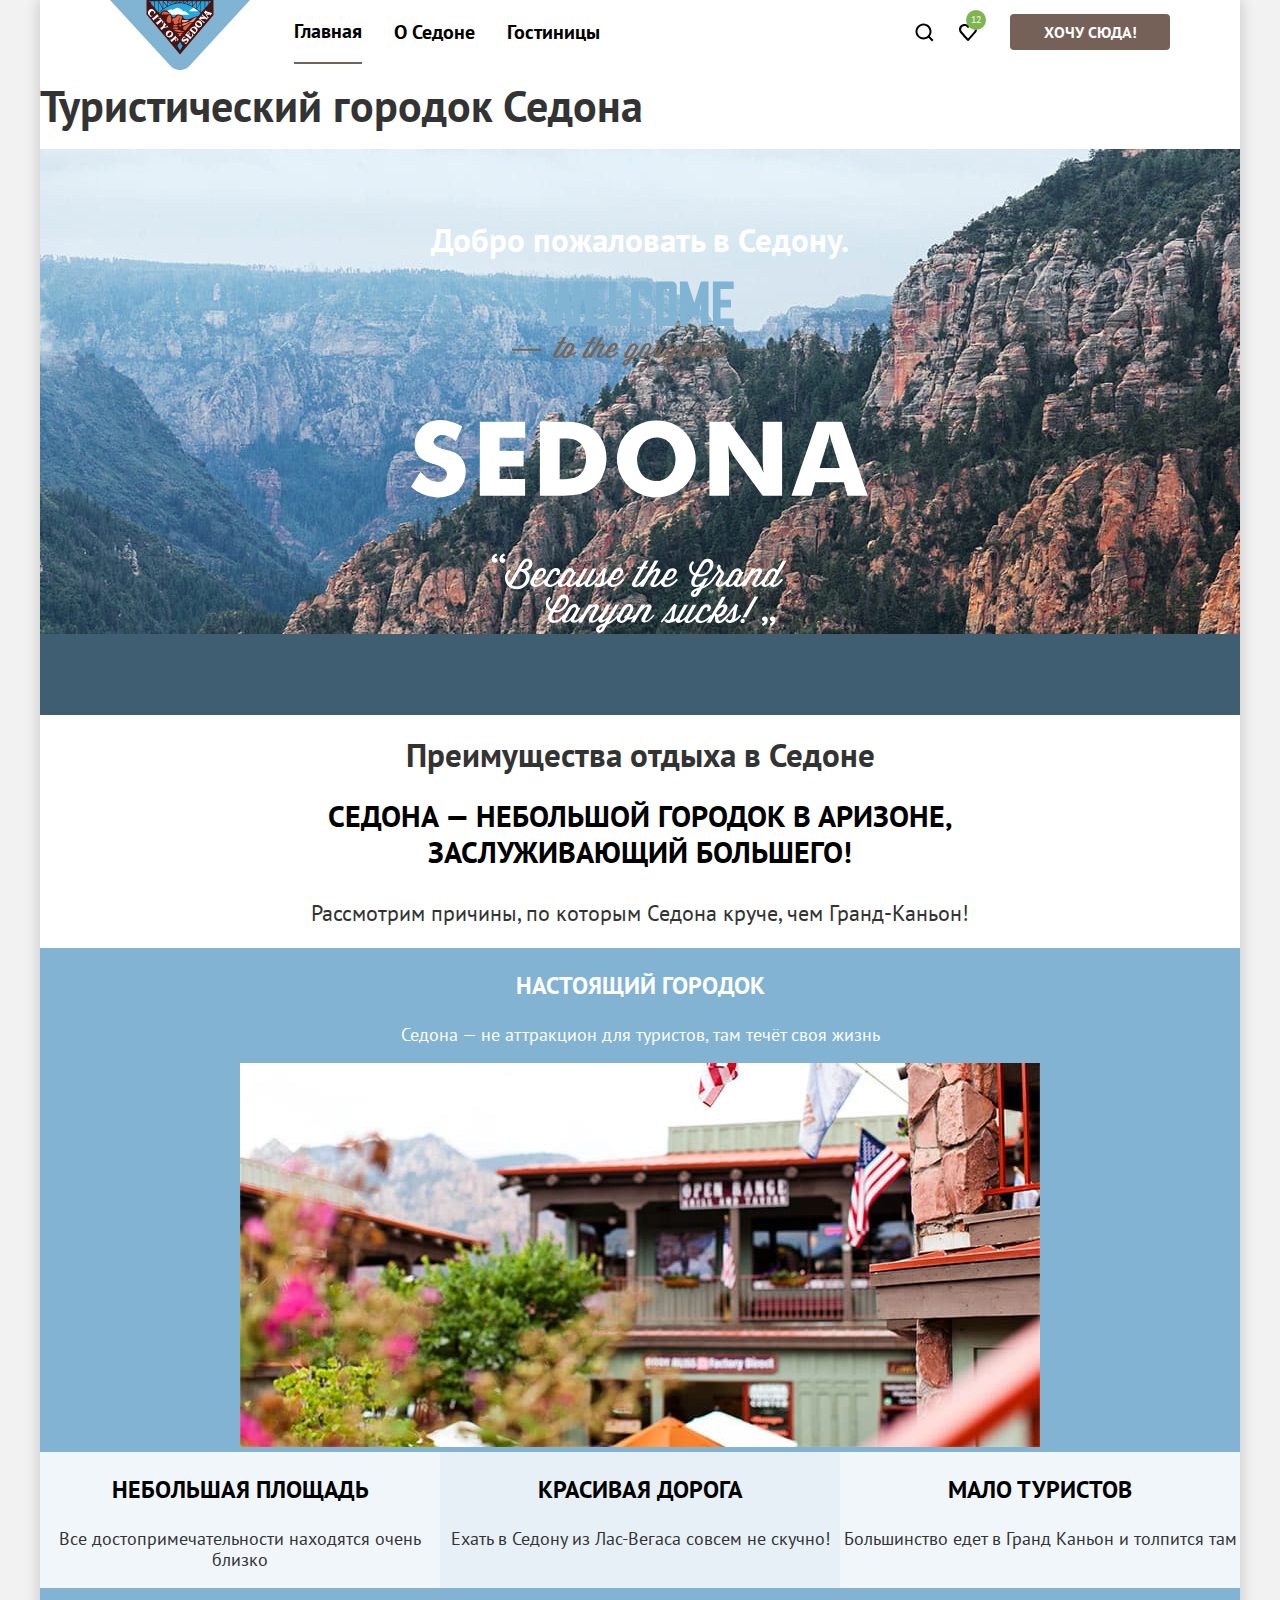
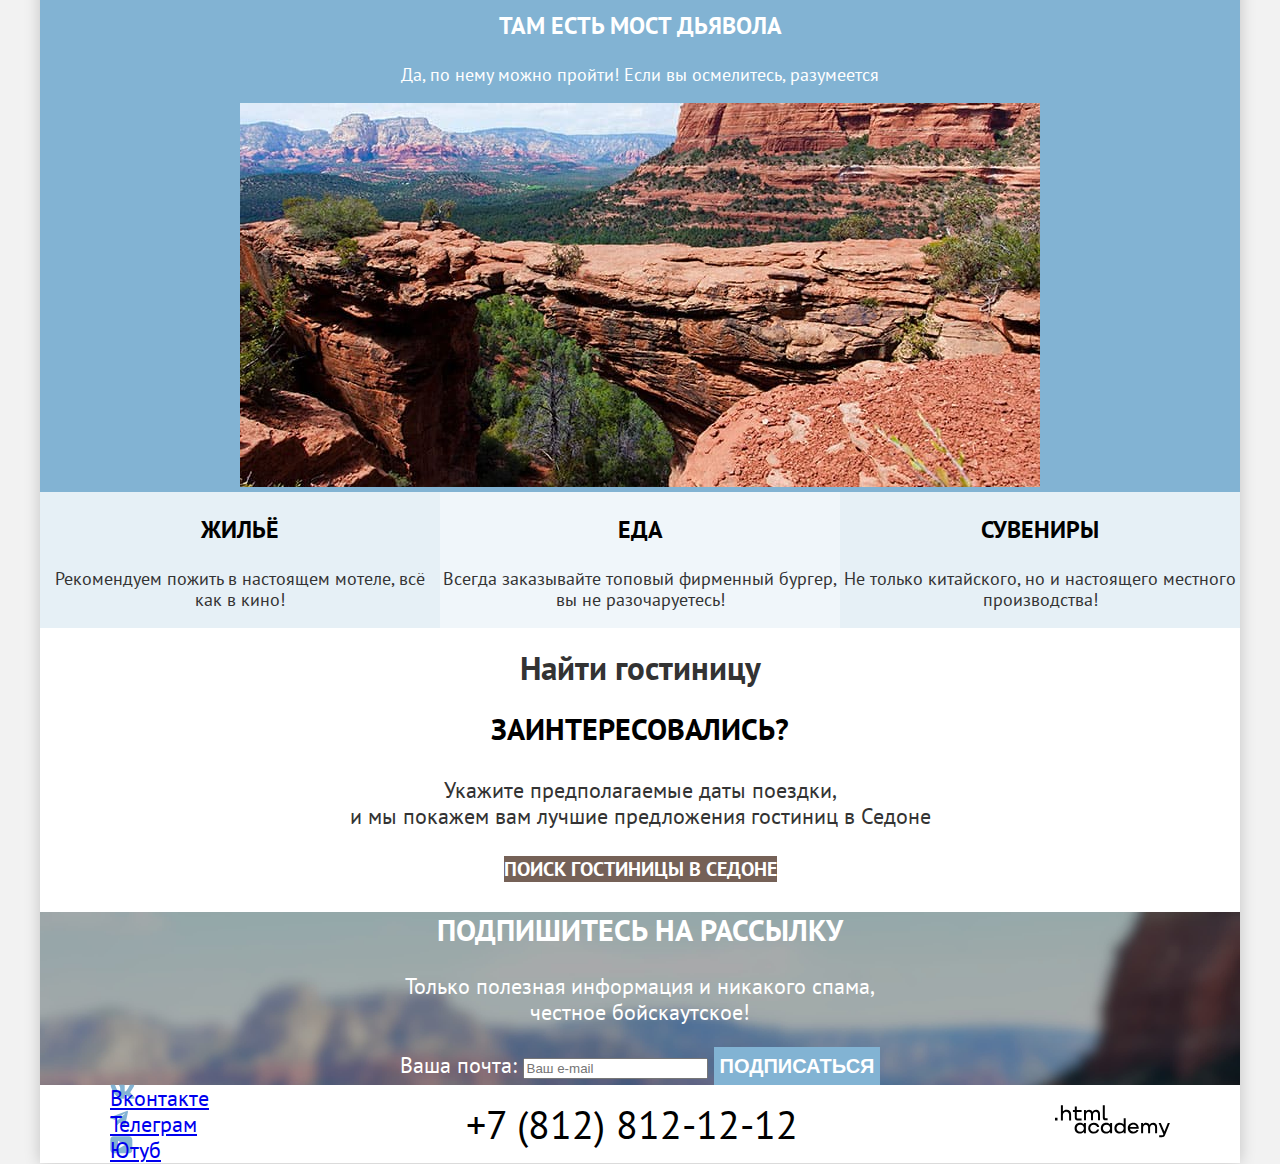
<file: 5/index.html>
<!DOCTYPE html>
<html lang="ru">

  <head>
    <meta charset="UTF-8">
    <meta http-equiv="X-UA-Compatible" content="IE=edge">
    <meta name="viewport" content="width=device-width, initial-scale=1.0">
    <title>Седона. Главная страница</title>
    <link rel="stylesheet" href="./styles/styles.css">
    <base href="https://htmlacademy-htmlcss.github.io/1588563-sedona-35/5/">
</head>

  <body>
    <div class="page-container">
      <header class="page-header">
        <a class="logo-link" href="index.html">
          <img class="logo-img" src="./images/logo/page-logo.svg" width="140" height="70" alt="Логотип «Седона».">
        </a>
        <nav class="navigation">
          <ul class="navigation-list list-reset">
            <li class="navigation-item">
              <a class="navigation-link navigation-link-current" href="index.html">Главная</a>
            </li>
            <li class="navigation-item">
              <a class="navigation-link" href="#">О Седоне</a>
            </li>
            <li class="navigation-item">
              <a class="navigation-link" href="catalog.html">Гостиницы</a>
            </li>
          </ul>
          <ul class="user-navigation-list list-reset">
            <li class="user-navigation-item">
              <a class="user-navigation-link user-navigation-search-button" href="#">
                <span hidden class="visually-hidden">Поиск</span>
              </a>
            </li>
            <li class="user-navigation-item">
              <a class="user-navigation-link user-navigation-favorites-button" href="#">
                <span hidden class="visually-hidden">Избранное</span>
                <span class="user-navigation-favorites-number">12</span>
              </a>
            </li>
            <li class="user-navigation-item">
              <a class="button button-main user-navigation-deal-button" href="#">Хочу сюда!</a>
            </li>
          </ul>
        </nav>
      </header>
      <main class="main-index main-container">
        <h1 class="visually-hidden">Туристический городок Седона</h1>
        <section class="hero">
          <h2 class="visually-hidden">Добро пожаловать в Седону.</h2>
          <img lang="en" src="./images/hero-text.svg" width="458" height="352"
            alt="Welcome to the gorgeous Sedona, «Because the Grand Canyon sucks!»">
        </section>
        <section class="advantages">
          <h2 class="visually-hidden">Преимущества отдыха в Седоне</h2>
          <p class="advantages-title section-title">Седона — небольшой городок в Аризоне,<br>
            заслуживающий большего!</p>
          <p class="advantages-text">Рассмотрим причины, по которым Седона круче, чем Гранд-Каньон!</p>
          <ul class="advantages-list">
            <li class="advantages-list-item advantages-list-item-special">
              <h3 class="advantages-list-item-title advantages-list-item-special-title">Настоящий городок</h3>
              <p class="advantages-list-item-description">Седона — не аттракцион для туристов, там течёт своя жизнь</p>
              <img src="./images/advantages-real-town.jpg" width="800" height="384"
                alt="Постройка бледно-зеленого цвета с цветущими растениями перед ней.">
            </li>
            <li class="advantages-list-item">
              <h3 class="advantages-list-item-title">Небольшая
                площадь</h3>
              <p class="advantages-list-item-description">Все достопримечательности находятся очень близко</p>
            </li>
            <li class="advantages-list-item">
              <h3 class="advantages-list-item-title">Красивая
                дорога</h3>
              <p class="advantages-list-item-description">Ехать в Седону из Лас-Вегаса совсем не скучно!</p>
            </li>
            <li class="advantages-list-item">
              <h3 class="advantages-list-item-title">Мало
                туристов</h3>
              <p class="advantages-list-item-description">Большинство едет в Гранд Каньон и толпится там</p>
            </li>
            <li class="advantages-list-item advantages-list-item-special">
              <h3 class="advantages-list-item-title advantages-list-item-special-title">Там есть
                мост дьявола</h3>
              <p class="advantages-list-item-description">Да, по нему можно пройти! Если вы осмелитесь, разумеется</p>
              <img src="./images/advantages-devils-bridge.jpg" width="800" height="384" alt="Высокий скалистый мост.">
            </li>
          </ul>
          <ul class="advantages-list">
            <li class="advantages-list-item">
              <h3 class="advantages-list-item-title">Жильё</h3>
              <p class="advantages-list-item-description">Рекомендуем пожить в настоящем мотеле,
                всё как в кино!</p>
            </li>
            <li class="advantages-list-item">
              <h3 class="advantages-list-item-title">Еда</h3>
              <p class="advantages-list-item-description">Всегда заказывайте
                топовый фирменный бургер, вы не разочаруетесь!</p>
            </li>
            <li class="advantages-list-item">
              <h3 class="advantages-list-item-title">Сувениры</h3>
              <p class="advantages-list-item-description">Не только китайского,
                но и настоящего местного производства!</p>
            </li>
          </ul>
        </section>
        <section class="hotel-search">
          <h2 class="visually-hidden">Найти гостиницу</h2>
          <p class="section-title hotel-search-title">Заинтересовались?</p>
          <p>Укажите предполагаемые даты поездки,<br> и мы покажем вам лучшие предложения гостиниц в Седоне</p>
          <a class="button button-main hotel-search-button" href="catalog.html">Поиск гостиницы в Седоне</a>
        </section>
      </main>
      <footer class="page-footer">
        <section class="subscribe subscribe--index">
          <h2 class="subscribe-title section-title">Подпишитесь на рассылку</h2>
          <p>Только полезная информация и никакого спама,<br> честное бойскаутское!</p>
          <form class="subscribe-form" action="https://echo.htmlacademy.ru/" method="post">
            <label class="visually-hidden" for="subscribe-email">Ваша почта:</label>
            <input type="email" name="subscribe-email" id="subscribe-email" placeholder="Ваш e-mail" required>
            <button class="button button-secondary subscribe-button" type="submit">Подписаться</button>
          </form>
        </section>
        <div class="footer-contacts">
          <ul class="social-list list-reset">
            <li class="social-item">
              <a class="social-link social-link--vk" href="https://vk.com/htmlacademy" target="blank">
                <span class="visually-hidden">Вконтакте</span>
              </a>
            </li>
            <li class="social-item">
              <a class="social-link social-link--tg" href="https://t.me/htmlacademy" target="blank">
                <span class="visually-hidden">Телеграм</span>
              </a>
            </li>
            <li class="social-item">
              <a class="social-link social-link--youtube" href="https://www.youtube.com/user/htmlacademyru"
                target="blank">
                <span class="visually-hidden">Ютуб</span>
              </a>
            </li>
          </ul>
          <div>
            <a class="footer-contacts-phone" href="tel:+7812812-12-12">+7 (812) 812-12-12</a>
          </div>
          <div>
            <a class="company-link" href="https://htmlacademy.ru/">
              <img src="./images/logo/htmlacademy-logo.svg" width="115" height="33" alt="Логотип «HTML Academy»">
            </a>
          </div>
        </div>
      </footer>
    </div>
  </body>

</html>
</file>
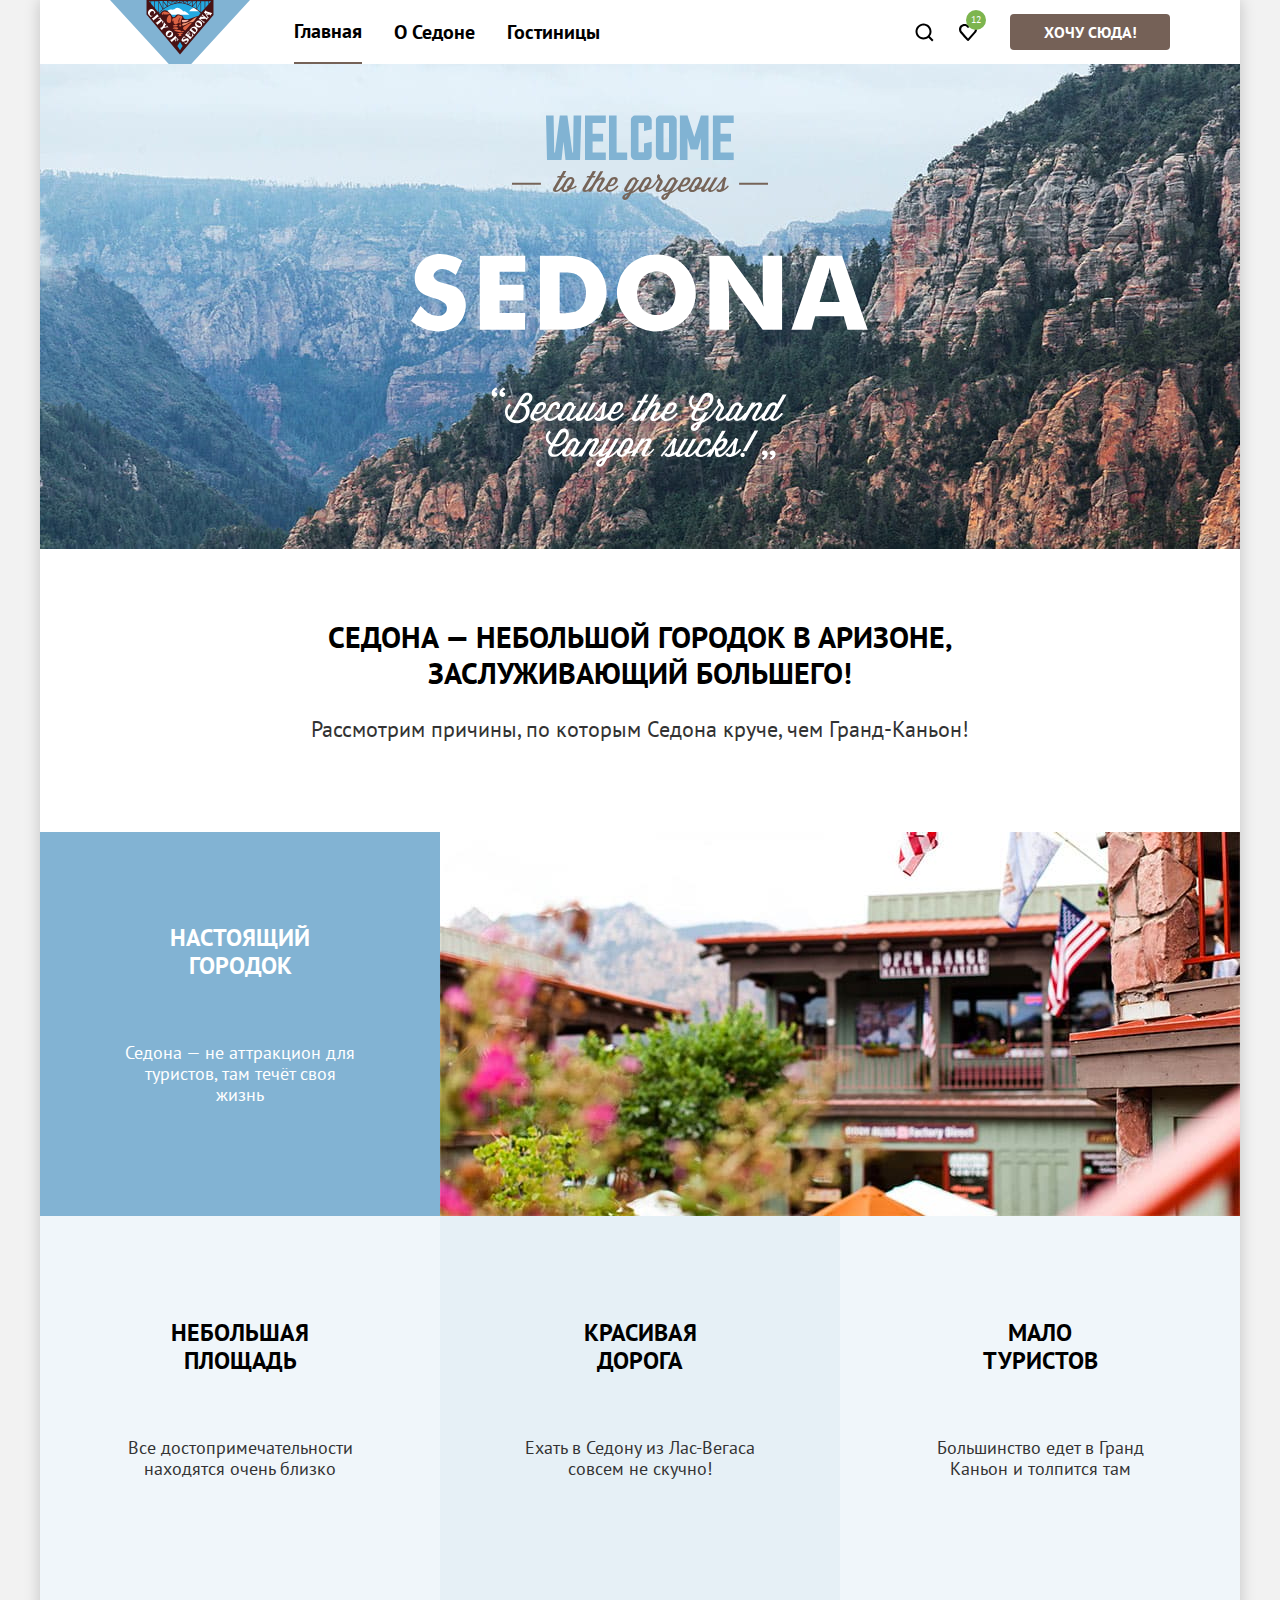
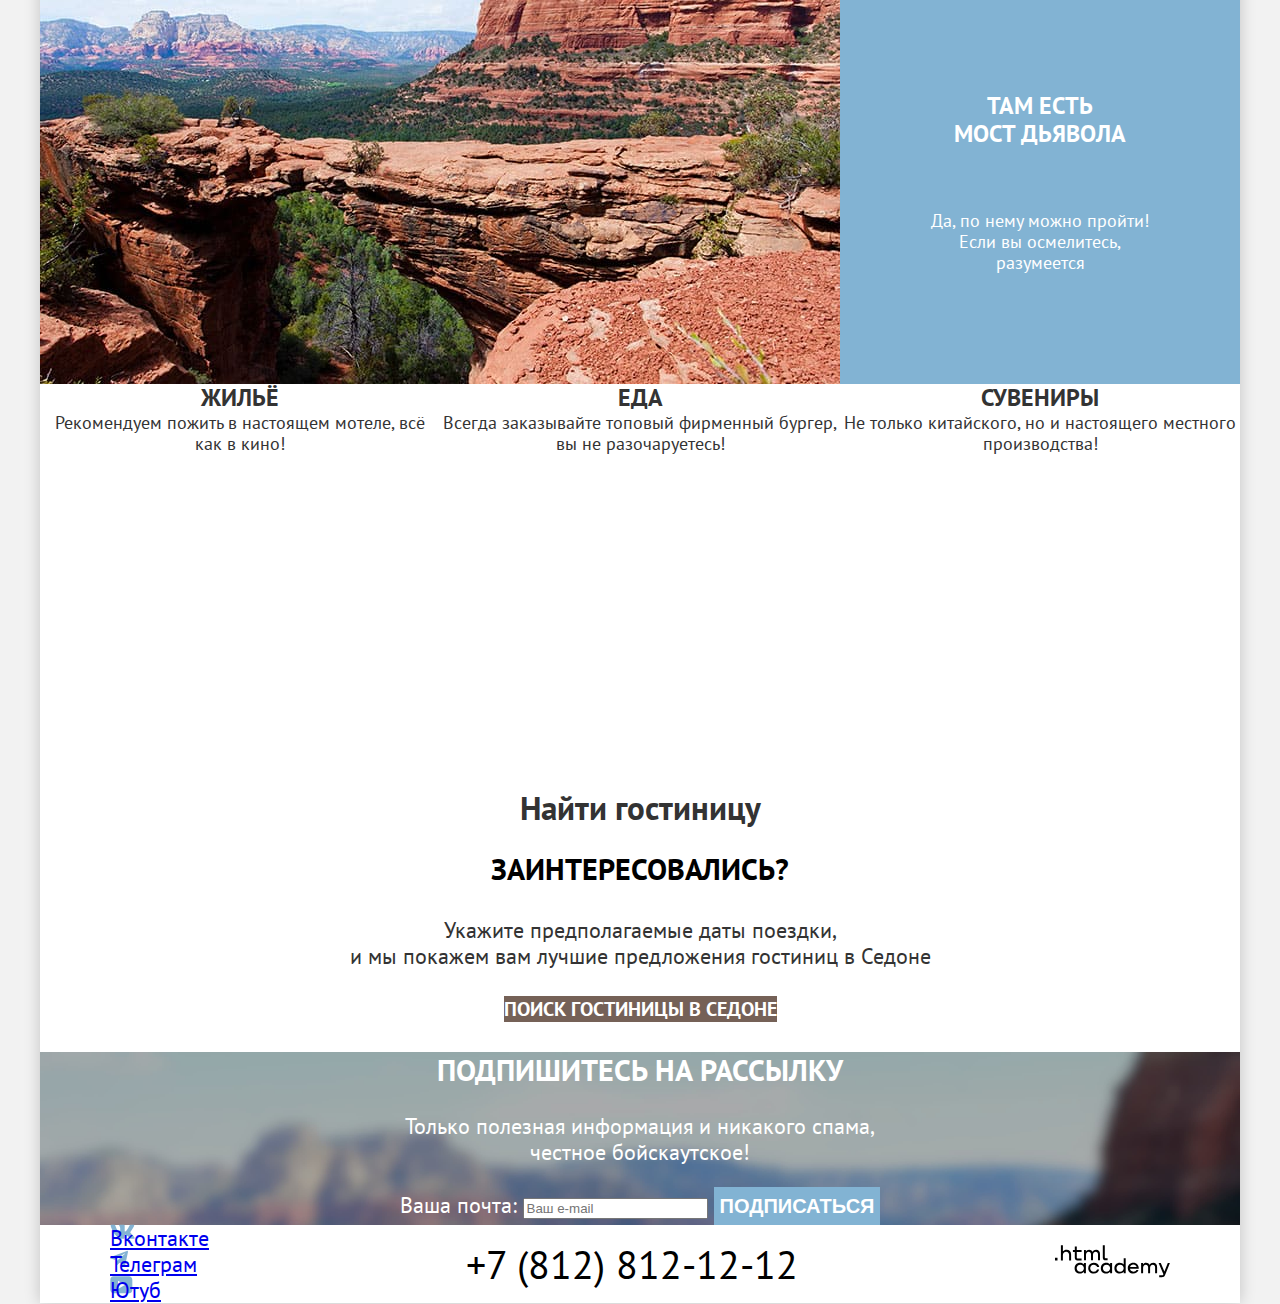
<file: 6/index.html>
<!DOCTYPE html>
<html lang="ru">

  <head>
    <meta charset="UTF-8">
    <meta http-equiv="X-UA-Compatible" content="IE=edge">
    <meta name="viewport" content="width=device-width, initial-scale=1.0">
    <title>Седона. Главная страница</title>
    <link rel="stylesheet" href="./styles/styles.css">
    <base href="https://htmlacademy-htmlcss.github.io/1588563-sedona-35/6/">
</head>

  <body>
    <div class="page-container">
      <header class="page-header">
        <a class="logo-link" href="index.html">
          <img class="logo-img" src="./images/logo/page-logo.svg" width="140" height="70" alt="Логотип «Седона».">
        </a>
        <nav class="navigation">
          <ul class="navigation-list list-reset">
            <li class="navigation-item">
              <a class="navigation-link navigation-link-current" href="index.html">Главная</a>
            </li>
            <li class="navigation-item">
              <a class="navigation-link" href="#">О Седоне</a>
            </li>
            <li class="navigation-item">
              <a class="navigation-link" href="catalog.html">Гостиницы</a>
            </li>
          </ul>
          <ul class="user-navigation-list list-reset">
            <li class="user-navigation-item">
              <a class="user-navigation-link user-navigation-search-button" href="#">
                <span hidden class="visually-hidden">Поиск</span>
              </a>
            </li>
            <li class="user-navigation-item">
              <a class="user-navigation-link user-navigation-favorites-button" href="#">
                <span hidden class="visually-hidden">Избранное</span>
                <span class="user-navigation-favorites-number">12</span>
              </a>
            </li>
            <li class="user-navigation-item">
              <a class="button button-main user-navigation-deal-button" href="#">Хочу сюда!</a>
            </li>
          </ul>
        </nav>
      </header>
      <main class="main-index main-container">
        <h1 hidden class="visually-hidden">Туристический городок Седона</h1>
        <section class="hero">
          <h2 hidden class="visually-hidden">Добро пожаловать в Седону.</h2>
          <img lang="en" src="./images/hero-text.svg" width="458" height="352"
            alt="Welcome to the gorgeous Sedona, «Because the Grand Canyon sucks!»">
        </section>
        <section class="advantages">
          <h2 hidden class="visually-hidden">Преимущества отдыха в Седоне</h2>
          <div class="advantages-title-wrapper">
            <p class="advantages-title section-title">Седона — небольшой городок в Аризоне,<br>
              заслуживающий большего!</p>
            <p class="advantages-text">Рассмотрим причины, по которым Седона круче, чем Гранд-Каньон!</p>
          </div>
          <ul class="advantages-list advantages-list--main">
            <li class="advantages-item advantages-item--special">
              <div class="advantages-card-wrapper">
                <h3 class="advantages-item-title section-title">Настоящий<br>
                  городок</h3>
                <p class="advantages-item-description">
                  Седона — не
                  аттракцион для туристов, там течёт своя жизнь</p>
              </div>
              <img class="advantages-item-image" src="./images/advantages-real-town.jpg" width="800" height="384"
                alt="Постройка бледно-зеленого цвета с цветущими растениями перед ней.">
            </li>
            <li class="advantages-item advantages-item--normal">
              <h3 class="advantages-item-title section-title">Небольшая<br>
                площадь</h3>
              <p class="advantages-item-description">Все достопримечательности находятся очень близко
              </p>
            </li>
            <li class="advantages-item advantages-item--normal">
              <h3 class="advantages-item-title section-title">Красивая<br>
                дорога</h3>
              <p class="advantages-item-description">Ехать в Седону из Лас-Вегаса совсем не скучно!
              </p>
            </li>
            <li class="advantages-item advantages-item--normal">
              <h3 class="advantages-item-title section-title">Мало<br>
                туристов</h3>
              <p class="advantages-item-description">Большинство едет в Гранд Каньон и толпится там
              </p>
            </li>
            <li class="advantages-item advantages-item--special">
              <div class="advantages-card-wrapper">
                <h3 class="advantages-item-title section-title">Там есть<br>
                  мост дьявола</h3>
                <p class="advantages-item-description">Да, по нему можно пройти! Если вы осмелитесь,
                  разумеется</p>
              </div>
              <img class="advantages-item-image" src="./images/advantages-devils-bridge.jpg" width="800" height="384"
                alt="Высокий скалистый мост.">
            </li>
          </ul>
          <ul class="advantages-list advantages-list--additional">
            <li class="advantages-item advantages-item--housing">
              <h3 class="advantages-item-title section-title">Жильё</h3>
              <p class="advantages-item-description">Рекомендуем пожить в настоящем мотеле,
                всё как в кино!</p>
            </li>
            <li class="advantages-item advantages-item--food">
              <h3 class="advantages-item-title section-title">Еда</h3>
              <p class="advantages-item-description">Всегда заказывайте
                топовый фирменный бургер, вы не разочаруетесь!</p>
            </li>
            <li class="advantages-item advantages-item-souvenirs">
              <h3 class="advantages-item-title section-title">Сувениры</h3>
              <p class="advantages-item-description">Не только китайского,
                но и настоящего местного производства!</p>
            </li>
          </ul>
        </section>
        <section class="hotel-search">
          <h2 class="visually-hidden">Найти гостиницу</h2>
          <p class="section-title hotel-search-title">Заинтересовались?</p>
          <p>Укажите предполагаемые даты поездки,<br> и мы покажем вам лучшие предложения гостиниц в Седоне</p>
          <a class="button button-main hotel-search-button" href="catalog.html">Поиск гостиницы в Седоне</a>
        </section>
      </main>
      <footer class="page-footer">
        <section class="subscribe subscribe--index">
          <h2 class="subscribe-title section-title">Подпишитесь на рассылку</h2>
          <p>Только полезная информация и никакого спама,<br> честное бойскаутское!</p>
          <form class="subscribe-form" action="https://echo.htmlacademy.ru/" method="post">
            <label class="visually-hidden" for="subscribe-email">Ваша почта:</label>
            <input type="email" name="subscribe-email" id="subscribe-email" placeholder="Ваш e-mail" required>
            <button class="button button-secondary subscribe-button" type="submit">Подписаться</button>
          </form>
        </section>
        <div class="footer-contacts">
          <ul class="social-list list-reset">
            <li class="social-item">
              <a class="social-link social-link--vk" href="https://vk.com/htmlacademy" target="blank">
                <span class="visually-hidden">Вконтакте</span>
              </a>
            </li>
            <li class="social-item">
              <a class="social-link social-link--tg" href="https://t.me/htmlacademy" target="blank">
                <span class="visually-hidden">Телеграм</span>
              </a>
            </li>
            <li class="social-item">
              <a class="social-link social-link--youtube" href="https://www.youtube.com/user/htmlacademyru"
                target="blank">
                <span class="visually-hidden">Ютуб</span>
              </a>
            </li>
          </ul>
          <div>
            <a class="footer-contacts-phone" href="tel:+7812812-12-12">+7 (812) 812-12-12</a>
          </div>
          <div>
            <a class="company-link" href="https://htmlacademy.ru/">
              <img src="./images/logo/htmlacademy-logo.svg" width="115" height="33" alt="Логотип «HTML Academy»">
            </a>
          </div>
        </div>
      </footer>
    </div>
  </body>

</html>
</file>
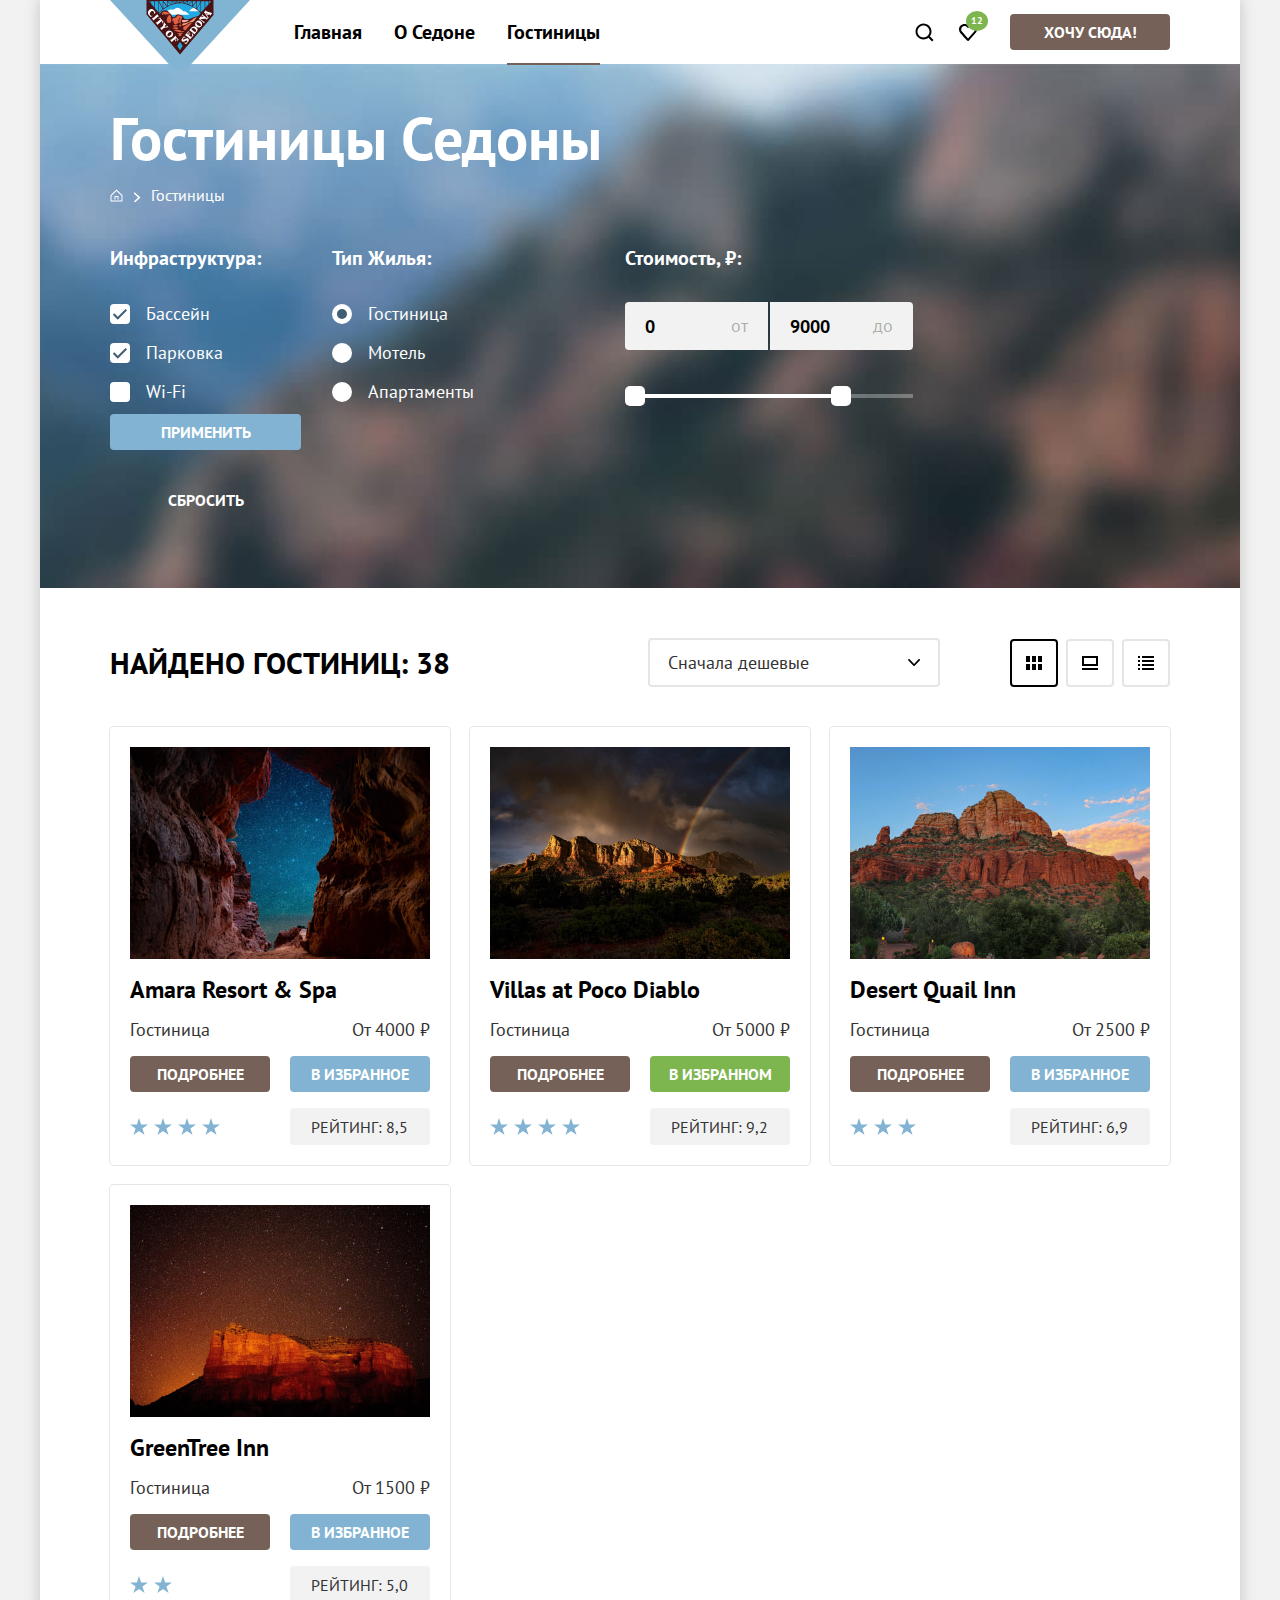
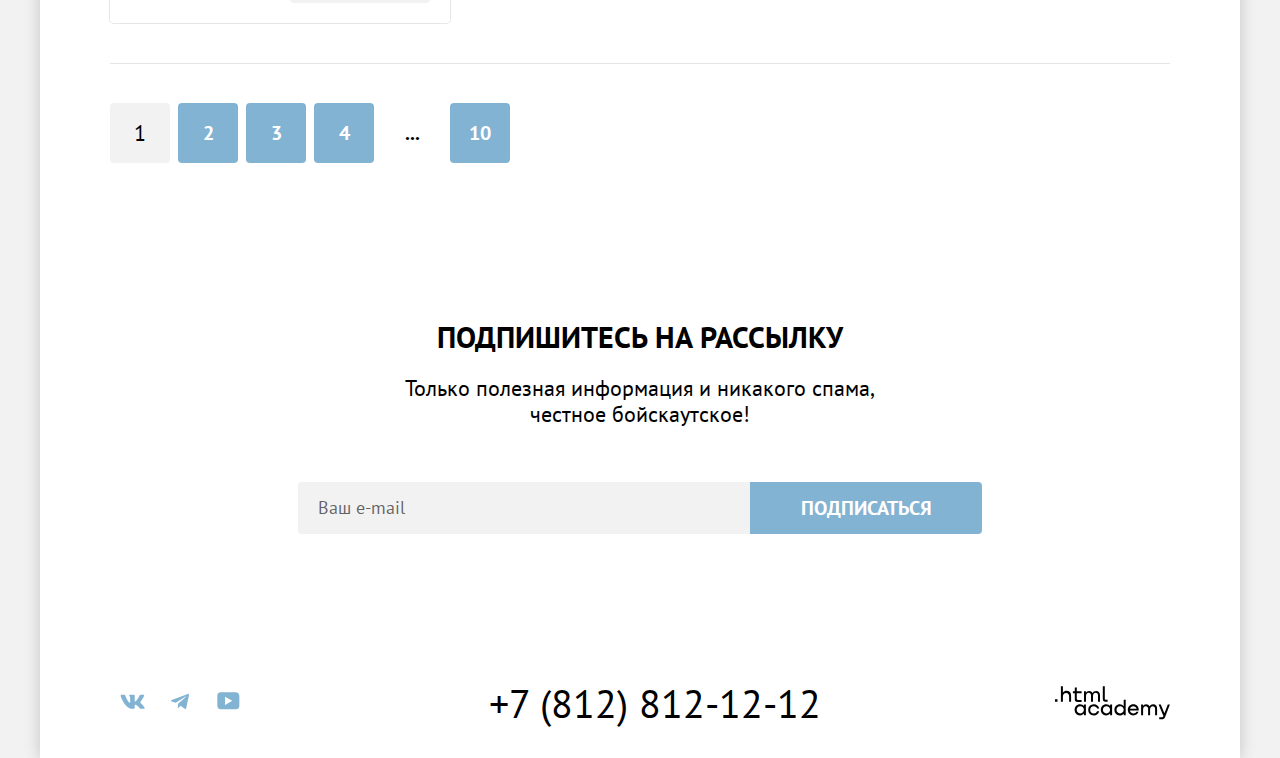
<file: catalog.html>
<!DOCTYPE html>
<html lang="ru">

  <head>
    <meta charset="UTF-8">
    <meta http-equiv="X-UA-Compatible" content="IE=edge">
    <meta name="viewport" content="width=device-width, initial-scale=1.0">
    <title>Седона. Страница каталога</title>
    <link rel="icon" type="image/png" sizes="32x32" href="images/favicon.png">
    <link rel="stylesheet" href="styles/styles.css">
  </head>

  <body>
    <div class="page-container">
      <header class="page-header">
        <a class="logo-link" href="index.html">
          <img class="logo-img" src="images/logo/page-logo.svg" width="140" height="70" alt="Логотип «Седона».">
        </a>
        <nav class="navigation">
          <ul class="navigation-list">
            <li class="navigation-item">
              <a class="navigation-link" href="index.html">Главная</a>
            </li>
            <li class="navigation-item">
              <a class="navigation-link" href="#">О Седоне</a>
            </li>
            <li class="navigation-item">
              <a class="navigation-link navigation-link-current">Гостиницы</a>
            </li>
          </ul>
          <ul class="user-navigation-list">
            <li class="user-navigation-item">
              <a class="user-navigation-link user-navigation-search-button" href="#">
                <span class="visually-hidden">Поиск</span>
                <svg width="19" height="19" viewBox="0 0 19 19" xmlns="http://www.w3.org/2000/svg">
                  <path
                    d="m18.5 17.008-3.7-3.68c1-1.292 1.7-2.983 1.7-4.872C16.5 4.08 12.9.5 8.5.5s-8 3.68-8 8.055c0 4.376 3.6 7.956 8 7.956 1.8 0 3.5-.597 4.9-1.69l3.7 3.679 1.4-1.492Zm-10-2.486c-3.3 0-6-2.685-6-5.967 0-3.282 2.7-5.967 6-5.967s6 2.685 6 5.967c0 3.282-2.7 5.967-6 5.967Z" />
                </svg>
              </a>
            </li>
            <li class="user-navigation-item">
              <a class="user-navigation-link user-navigation-favorites-button" href="#">
                <span class="visually-hidden">Избранное</span>
                <svg width="18" height="17" viewBox="0 0 18 17" xmlns="http://www.w3.org/2000/svg">
                  <path
                    d="M8.9 17c-.3 0-.6-.1-.8-.4-5.4-6.1-6.7-7.5-7-7.9C.4 7.8 0 6.6 0 5.4 0 2.4 2.4 0 5.5 0 6.8 0 8 .5 9 1.3 10 .5 11.3 0 12.5 0c3 0 5.5 2.4 5.5 5.4 0 1.3-.5 2.5-1.3 3.4l-7 7.9c-.2.2-.4.3-.8.3Zm-6-9.5c.3.4 3.5 4 6.1 6.9l6.2-7c.5-.5.7-1.2.7-2 0-1.8-1.5-3.3-3.3-3.3-1 0-2 .5-2.7 1.3-.3.3-.6.4-.9.4-.3 0-.6-.2-.8-.4-.7-.8-1.7-1.3-2.7-1.3-1.8 0-3.3 1.5-3.3 3.3-.1.9.3 1.6.7 2.1-.1 0-.1 0 0 0Z" />
                </svg>
                <span class="user-navigation-favorites-number">12</span>
              </a>
            </li>
            <li class="user-navigation-item">
              <a class="button button-main user-navigation-deal-button" href="#">Хочу сюда!</a>
            </li>
          </ul>
        </nav>
      </header>
      <main class="main-catalog main-container">
        <section class="hotel-filters">
          <h1 class="hotel-filters-title">Гостиницы Седоны</h1>
          <ul class="breadcrumbs">
            <li class="breadcrumbs-item">
              <a class="breadcrumbs-link breadcrumbs-link--index" href="index.html">
                <span class="visually-hidden">Главная</span>
              </a>
            </li>
            <li class="breadcrumbs-item">
              <a class="breadcrumbs-link breadcrumbs-link--current breadcrumbs-link--catalog">Гостиницы
              </a>
            </li>
          </ul>
          <form class="catalog-filter" action="https://echo.htmlacademy.ru/" method="get">
            <fieldset class="fieldset catalog-filter-fieldset catalog-filter-fieldset--infrastructure">
              <legend class="catalog-filter-title">Инфраструктура:</legend>
              <ul class="catalog-filter-list">
                <li class="catalog-filter-item">
                  <label class="control">
                    <input class="visually-hidden control-input" type="checkbox" name="infrastructure" value="pool"
                      checked>
                    <span class="control-mark"></span>
                    <span class="control-label">Бассейн</span>
                  </label>
                </li>
                <li class="catalog-filter-item">
                  <label class="control">
                    <input class="visually-hidden control-input" type="checkbox" name="infrastructure" value="parking"
                      checked>
                    <span class="control-mark"></span>
                    <span class="control-label">Парковка</span>
                  </label>
                </li>
                <li class="catalog-filter-item">
                  <label class="control">
                    <input class="visually-hidden control-input" type="checkbox" name="infrastructure" value="wifi">
                    <span class="control-mark"></span>
                    <span class="control-label">Wi-Fi</span>
                  </label>
                </li>
              </ul>
            </fieldset>
            <fieldset class="fieldset catalog-filter-fieldset catalog-filter-fieldset--accomodation">
              <legend class="catalog-filter-title">Тип Жилья:</legend>
              <ul class="catalog-filter-list">
                <li class="catalog-filter-item">
                  <label class="control">
                    <input class="control-input visually-hidden" type="radio" name="accomodation-type" value="hotel"
                      checked>
                    <span class="control-mark"></span>
                    <span class="control-label">Гостиница</span>
                  </label>
                </li>
                <li class="catalog-filter-item">
                  <label class="control">
                    <input class="control-input visually-hidden" type="radio" name="accomodation-type" value="motel">
                    <span class="control-mark"></span>
                    <span class="control-label">Мотель</span>
                  </label>
                </li>
                <li class="catalog-filter-item">
                  <label class="control">
                    <input class="control-input visually-hidden" type="radio" name="accomodation-type"
                      value="apartments">
                    <span class="control-mark"></span>
                    <span class="control-label">Апартаменты</span>
                  </label>
                </li>
              </ul>
            </fieldset>
            <fieldset class="fieldset catalog-filter-fieldset catalog-filter-fieldset--price">
              <legend class="catalog-filter-title">Стоимость, ₽:</legend>
              <div class="range">
                <div class="range-wrapper-inputs">
                  <div class="range-input-item">
                    <label class="range-input-label" for="range-min-price">от</label>
                    <input class="range-input" id="range-min-price" type="number" value="0" name="min-price">
                  </div>
                  <div class="range-input-item">
                    <label class="range-input-label" for="range-max-price">до</label>
                    <input class="range-input" id="range-max-price" type="number" value="9000" name="max-price">
                  </div>
                </div>
                <div class="range-scale">
                  <div class="range-bar" style="left: 0; width: 226px">
                    <button class="range-toggle toggle-min" type="button">
                      <span class="visually-hidden">Изменить минимальную цену.</span>
                    </button>
                    <button class="range-toggle toggle-max" type="button">
                      <span class="visually-hidden">Изменить максимальную цену.</span>
                    </button>
                  </div>
                </div>
              </div>
            </fieldset>
            <div class="hotels-form-buttons-wrapper">
              <button class="button button-secondary hotels-form-button hotels-form-button--submit"
                type="submit">Применить</button>
              <button class="button hotels-form-button hotels-form-button--reset" type="reset">Сбросить</button>
            </div>
          </form>
        </section>
        <section class="catalog-hotels">
          <div class="sorting-container">
            <h2 class="sorting-title section-title">Найдено гостиниц: <span class="results-number">38</span></h2>
            <div class="select sorting-type">
              <select class="select-control" aria-label="Сортировка">
                <option value="cheap" selected>Сначала дешевые</option>
                <option value="expensive">Сначала дорогие</option>
                <option value="top-rated">Сначала с высоким рейтингом</option>
              </select>
            </div>
            <ul class="sorting-viewtype">
              <li class="sorting-viewtype-item">
                <a class="sorting-viewtype-icon sorting-viewtype-icon--active sorting-viewtype-icon--tile" href="#">
                  <span class="visually-hidden">Отобразить плиткой</span>
                </a>
              </li>
              <li class="sorting-viewtype-item">
                <a class="sorting-viewtype-icon sorting-viewtype-icon--column" href="#">
                  <span class="visually-hidden">Отобразить колонкой</span>
                </a>
              </li>
              <li class="sorting-viewtype-item">
                <a class="sorting-viewtype-icon sorting-viewtype-icon--list" href="#">
                  <span class="visually-hidden">Отобразить списком</span>
                </a>
              </li>
            </ul>
          </div>
          <ul class="hotels-list">
            <li class="hotels-item">
              <article class="hotels-card">
                <a class="hotels-card-link hotels-card-link--title" href="#">
                  <h3 class="hotels-card-title">Amara Resort & Spa</h3>
                </a>
                <a class="hotels-card-link hotels-card-link--image" href="#">
                  <img class="hotels-card-image" src="images/hotel-amara.jpg" width="300" height="212"
                    alt="Вид на ночное звёздное небо через большое отверстие в скале.">
                </a>
                <div class="hotels-card-content">
                  <div class="hotels-card-row-wrapper">
                    <span class="hotels-card-accomodate-type">Гостиница</span>
                    <span class="hotels-card-price">От 4000 ₽</span>
                  </div>
                  <div class="hotels-card-row-wrapper">
                    <a class="button button-main hotels-card-button hotels-card-button--more" href="#">Подробнее</a>
                    <button class="button button-secondary hotels-card-button" type="button">В избранное</button>
                  </div>
                  <div class="hotels-card-row-wrapper">
                    <p class="hotels-card-stars hotels-card-stars--four">
                      <span class="visually-hidden">4 звезды</span>
                    </p>
                    <p class="hotels-card-rating">Рейтинг: 8,5</p>
                  </div>
                </div>
              </article>
            </li>
            <li class="hotels-item">
              <article class="hotels-card">
                <a class="hotels-card-link hotels-card-link--title" href="#">
                  <h3 class="hotels-card-title">Villas at Poco Diablo</h3>
                </a>
                <a class="hotels-card-link hotels-card-link--image" href="#">
                  <img class="hotels-card-image" src="images/hotel-poco-diabla.jpg" width="300" height="212"
                    alt="Зелень и скалы в темноте, частично освещенные солнцем, с радугой вдалеке.">
                </a>
                <div class="hotels-card-content">
                  <div class="hotels-card-row-wrapper">
                    <span class="hotels-card-accomodate-type">Гостиница</span>
                    <span class="hotels-card-price">От 5000 ₽</span>
                  </div>
                  <div class="hotels-card-row-wrapper">
                    <a class="button button-main hotels-card-button hotels-card-button--more" href="#">Подробнее</a>
                    <button class="button button-select hotels-card-button" type="button">В избранном</button>
                  </div>
                  <div class="hotels-card-row-wrapper">
                    <p class="hotels-card-stars hotels-card-stars--four">
                      <span class="visually-hidden">4 звезды</span>
                    </p>
                    <p class="hotels-card-rating">Рейтинг: 9,2</p>
                  </div>
                </div>
              </article>
            </li>
            <li class="hotels-item">
              <article class="hotels-card">
                <a class="hotels-card-link hotels-card-link--title" href="#">
                  <h3 class="hotels-card-title">Desert Quail Inn</h3>
                </a>
                <a class="hotels-card-link hotels-card-link--image" href="#">
                  <img class="hotels-card-image" src="images/hotel-quail-inn.jpg" width="300" height="212"
                    alt="Песчаная скала, окружённая зелеными кустарниками и деревьями, на фоне чистого голубого неба.">
                </a>
                <div class="hotels-card-content">
                  <div class="hotels-card-row-wrapper">
                    <span class="hotels-card-accomodate-type">Гостиница</span>
                    <span class="hotels-card-price">От 2500 ₽</span>
                  </div>
                  <div class="hotels-card-row-wrapper">
                    <a class="button button-main hotels-card-button hotels-card-button--more" href="#">Подробнее</a>
                    <button class="button button-secondary hotels-card-button" type="button">В избранное</button>
                  </div>
                  <div class="hotels-card-row-wrapper">
                    <p class="hotels-card-stars hotels-card-stars--three">
                      <span class="visually-hidden">3 звезды</span>
                    </p>
                    <p class="hotels-card-rating">Рейтинг: 6,9</p>
                  </div>
                </div>
              </article>
            </li>
            <li class="hotels-item">
              <article class="hotels-card">
                <a class="hotels-card-link hotels-card-link--title" href="#">
                  <h3 class="hotels-card-title">GreenTree Inn</h3>
                </a>
                <a class="hotels-card-link hotels-card-link--image" href="#">
                  <img class="hotels-card-image" src="images/hotel-greentree-inn.jpg" width="300" height="212"
                    alt="Песчаная скала в ночное время на фоне зведного неба."></a>
                <div class="hotels-card-content">
                  <div class="hotels-card-row-wrapper">
                    <span class="hotels-card-accomodate-type">Гостиница</span>
                    <span class="hotels-card-price">От 1500 ₽</span>
                  </div>
                  <div class="hotels-card-row-wrapper">
                    <a class="button button-main hotels-card-button hotels-card-button--more" href="#">Подробнее</a>
                    <button class="button button-secondary hotels-card-button hotels-card-button--add-to-favorite"
                      type="button">В избранное</button>
                  </div>
                  <div class="hotels-card-row-wrapper">
                    <p class="hotels-card-stars hotels-card-stars--two">
                      <span class="visually-hidden">2 звезды</span>
                    </p>
                    <p class="hotels-card-rating">Рейтинг: 5,0</p>
                  </div>
                </div>
              </article>
            </li>
          </ul>
          <ul class="pagination">
            <li class="pagination-item">
              <a class="pagination-link pagination-link-current">1</a>
            </li>
            <li class="pagination-item">
              <a href="#" class="pagination-link button button-secondary">2</a>
            </li>
            <li class="pagination-item">
              <a href="#" class="pagination-link button button-secondary">3</a>
            </li>
            <li class="pagination-item">
              <a href="#" class="pagination-link button button-secondary">4</a>
            </li>
            <li class="pagination-item">
              <a href="#" class="pagination-link pagination-link-more button">...</a>
            </li>
            <li class="pagination-item">
              <a href="#" class="pagination-link button button-secondary">10</a>
            </li>
          </ul>
        </section>
      </main>
      <footer class="page-footer">
        <section class="subscribe subscribe--catalog">
          <h2 class="subscribe-title section-title">Подпишитесь на рассылку</h2>
          <p class="subscribe-description">Только полезная информация и никакого спама,<br> честное бойскаутское!</p>
          <form class="subscribe-form" action="https://echo.htmlacademy.ru/" method="post">
            <label class="visually-hidden" for="subscribe-email">Ваша почта:</label>
            <input class="input subscribe-input" type="email" name="subscribe-email" id="subscribe-email"
              placeholder="Ваш e-mail" required>
            <button class="button button-secondary subscribe-button" type="submit">Подписаться</button>
          </form>
        </section>
        <div class="footer-contacts">
          <ul class="social-list">
            <li class="social-item">
              <a class="social-link social-link--vk" href="https://vk.com/htmlacademy" target="blank">
                <span class="visually-hidden">Вконтакте</span>
                <svg class="social-icon" aria-hidden="true" focusable="false" width="25" height="15"
                  xmlns="http://www.w3.org/2000/svg">
                  <path fill-rule="evenodd" clip-rule="evenodd"
                    d="M24.12 1.8c.16-.54 0-.94-.8-.94H20.7c-.67 0-.98.34-1.15.73 0 0-1.33 3.2-3.22 5.27-.61.6-.9.8-1.23.8-.16 0-.41-.2-.41-.75v-5.1c0-.66-.19-.95-.74-.95H9.82c-.42 0-.67.3-.67.59 0 .62.95.76 1.04 2.51v3.8c0 .83-.15.98-.48.98-.9 0-3.06-3.2-4.34-6.88-.25-.72-.5-1-1.18-1H1.57c-.75 0-.9.34-.9.73 0 .68.89 4.07 4.14 8.55 2.17 3.06 5.23 4.72 8 4.72 1.68 0 1.88-.37 1.88-1v-2.32c0-.74.16-.88.7-.88.38 0 1.05.19 2.6 1.66 1.79 1.75 2.08 2.54 3.08 2.54h2.63c.75 0 1.12-.37.9-1.1-.23-.72-1.08-1.77-2.2-3.02-.62-.71-1.54-1.48-1.82-1.86-.39-.5-.28-.71 0-1.15 0 0 3.2-4.42 3.54-5.93Z" />
                </svg>
              </a>
            </li>
            <li class="social-item">
              <a class="social-link social-link--tg" href="https://t.me/htmlacademy" target="blank">
                <span class="visually-hidden">Телеграм</span>
                <svg class="social-icon" aria-hidden="true" focusable="false" width="18" height="16"
                  xmlns="http://www.w3.org/2000/svg">
                  <path
                    d="M16.79.96.84 7.1c-1.09.44-1.08 1.05-.2 1.32l4.1 1.28 9.47-5.98c.44-.27.85-.13.52.17l-7.68 6.93-.28 4.22c.41 0 .6-.2.83-.41l1.99-1.94 4.13 3.06c.77.42 1.31.2 1.5-.71l2.72-12.8c.28-1.1-.43-1.61-1.16-1.28Z" />
                </svg>
              </a>
            </li>
            <li class="social-item">
              <a class="social-link social-link--youtube" href="https://www.youtube.com/user/htmlacademyru"
                target="blank">
                <span class="visually-hidden">Ютуб</span>
                <svg class="social-icon" aria-hidden="true" focusable="false" width="23" height="18"
                  xmlns="http://www.w3.org/2000/svg">
                  <path
                    d="M18.94.36H3.51C1.65.36.33 1.95.33 3.76v10.09c0 1.91 1.32 3.5 3.18 3.5h15.65c1.64 0 3.17-1.59 3.17-3.4V3.76c-.22-1.8-1.53-3.4-3.39-3.4ZM7.99 12.89V4.82l7.34 4.04-7.34 4.03Z" />
                </svg>
              </a>
            </li>
          </ul>
          <div>
            <a class="footer-contacts-phone" href="tel:+7812812-12-12">+7 (812) 812-12-12</a>
          </div>
          <div>
            <a class="academy-link" href="https://htmlacademy.ru/">
              <span class="visually-hidden">Разработано Html academy</span>
              <svg class="academy-logo-icon" aria-hidden="true" focusable="false" width="115" height="34"
                xmlns="http://www.w3.org/2000/svg">
                <path
                  d="M0 13.26v2.6h2.5v-2.6H0ZM11.6 4.86c-1.6 0-2.8.7-3.6 1.7h-.1V.36h-2v15.5h2v-5.3c0-2.1 1.3-3.6 3.3-3.6 1.8 0 2.9 1.4 2.9 3.2v5.7h2v-6.1c.1-3-1.8-4.9-4.5-4.9ZM26.6 5.16h-4.8v-3.7h-2v3.8h-1.9v2h1.9v6c0 1.7 1 2.7 2.7 2.7h4.1v-2h-3.7c-.7 0-1.1-.4-1.1-1.1v-5.7h4.8v-2ZM41.1 4.96c-1.6 0-2.9.8-3.5 2.1h-.1c-.6-1.2-1.8-2.1-3.4-2.1-1.4 0-2.5.8-3.1 1.8h-.1v-1.6H29v10.6h2v-5.4c0-2 1-3.5 2.6-3.5 1.5 0 2.4 1 2.4 2.6v6.3h2v-5.6c0-2.4 1.4-3.3 2.6-3.3 1.5 0 2.4 1 2.4 2.6v6.3h2v-6.5c.1-2.5-1.4-4.3-3.9-4.3ZM47.8 13.06c0 1.7 1 2.7 2.8 2.7h2v-2h-1.7c-.7 0-1.1-.4-1.1-1.1V.36h-2v12.7ZM28.9 20.06c-.9-1.1-2.2-1.8-3.9-1.8-3.1 0-5.4 2.3-5.4 5.6s2.3 5.6 5.4 5.6c1.8 0 3-.8 3.8-1.9h.1v1.6h2v-10.6h-2v1.5Zm-3.6 7.4c-2.2 0-3.6-1.6-3.6-3.6s1.4-3.6 3.6-3.6 3.6 1.6 3.6 3.6c0 1.9-1.4 3.6-3.6 3.6ZM44.2 22.36c-.5-2.4-2.6-4.1-5.4-4.1a5.4 5.4 0 0 0-5.6 5.6c0 3.1 2.2 5.6 5.6 5.6 2.8 0 4.9-1.8 5.4-4.2h-2.1a3.4 3.4 0 0 1-3.3 2.3c-2.2 0-3.6-1.6-3.6-3.6s1.4-3.6 3.6-3.6c1.6 0 2.8 1 3.3 2.2h2.1v-.2ZM55.1 20.06c-.9-1.1-2.2-1.8-3.9-1.8-3.1 0-5.4 2.3-5.4 5.6s2.3 5.6 5.4 5.6c1.8 0 3-.8 3.8-1.9h.1v1.6h2v-10.6h-2v1.5Zm-3.6 7.4c-2.2 0-3.6-1.6-3.6-3.6s1.4-3.6 3.6-3.6 3.6 1.6 3.6 3.6c0 1.9-1.5 3.6-3.6 3.6ZM68.7 20.16c-.9-1.1-2.2-1.9-3.9-1.9-3.1 0-5.4 2.3-5.4 5.6s2.2 5.6 5.4 5.6c1.7 0 3-.8 3.8-1.8h.1v1.5h2v-15.4h-2v6.4Zm-3.6 7.3c-2.2 0-3.6-1.6-3.6-3.6s1.4-3.6 3.6-3.6 3.6 1.6 3.6 3.6c-.1 2-1.5 3.6-3.6 3.6ZM78.3 18.26c-3.3 0-5.5 2.5-5.5 5.6 0 3 2.1 5.6 5.5 5.6 2.5 0 4.5-1.3 5.2-3.6h-2.1c-.5 1-1.6 1.6-3 1.6-1.9 0-3.3-1.3-3.4-2.9h8.8c.2-3.6-2-6.3-5.5-6.3Zm0 1.9c1.7 0 3 1 3.3 2.6h-6.5c.3-1.5 1.5-2.6 3.2-2.6ZM98.2 18.26c-1.6 0-2.9.8-3.6 2h-.1c-.6-1.2-1.8-2-3.4-2-1.4 0-2.5.7-3.1 1.8v-1.5h-1.9v10.6h2v-5.4c0-2 1-3.4 2.6-3.5 1.5 0 2.4 1 2.4 2.6v6.3h2v-5.6c0-2.4 1.4-3.3 2.6-3.3 1.5 0 2.4 1 2.4 2.6v6.3h2v-6.5c.1-2.6-1.4-4.4-3.9-4.4ZM109.4 27.36l-3.6-8.9h-2.2l4.8 11.6c-.3.9-.7 1.2-1.7 1.2h-2.5v2h2.5c1.8 0 2.8-.8 3.5-2.6l4.7-12.2h-2.1l-3.4 8.9Z" />
              </svg>
            </a>
          </div>
        </div>
      </footer>
    </div>
    <div class="modal-container modal-close">
      <div class="modal modal-search">
        <button class="modal-close-button" type="button">
          <span class="visually-hidden">Закрыть</span>
          <svg width="15" height="15" viewBox="0 0 15 15" xmlns="http://www.w3.org/2000/svg">
            <path
              d="M14.5 1.8 13.2.5 7.5 6.2 1.8.5.5 1.8l5.7 5.7-5.7 5.7 1.3 1.3 5.7-5.7 5.7 5.7 1.3-1.3-5.7-5.7 5.7-5.7Z" />
          </svg>
        </button>
        <section class="modal-content">
          <h2 class="modal-title">Поиск гостиницы в Седоне</h2>
          <form class="modal-search-form" action="https://echo.htmlacademy.ru/" method="post">
            <div class="modal-search-field-group modal-search-field-group--date">
              <label for="move-in-date">Дата Заезда:</label>
              <input class="input modal-search-field-date" id="move-in-date" type="text" name="move-in-date"
                value="27 апреля 2020" placeholder="Укажите дату" required>
              <span class="modal-search-field-date-text modal-search-field-date-text--error">Мы не можем отправить вас в
                прошлое.</span>
            </div>
            <div class="modal-search-field-group modal-search-field-group--date">
              <label for="move-out-date">Дата Выезда:</label>
              <input class="input modal-search-field-date" id="move-out-date" type="text" name="date-move-out"
                value="1 сентября 2023" placeholder="Укажите дату" required>
              <span class="modal-search-field-date-text">На эти даты есть свободные номера. Пока есть.</span>
            </div>
            <div class="modal-search-field-group modal-search-field-group--number">
              <div class="modal-search-number-wrapper">
                <label for="number-of-adults">Взрослые:</label>
                <div class="modal-search-control-wrapper">
                  <button class="modal-search-control-button modal-search-control-button--minus" type="button">
                    <span class="visually-hidden">Уменьшить</span>
                    <svg aria-hidden="true" focusable="false" width="14" height="2" viewBox="0 0 14 2"
                      xmlns="http://www.w3.org/2000/svg">
                      <path d="M0 0v2h14V0H0Z" />
                    </svg>
                  </button>
                  <input class="input modal-search-number modal-search-number--of-adults" id="number-of-adults"
                    type="number" name="number-of-adults" value="2" required>
                  <button class="modal-search-control-button modal-search-control-button--plus" type="button">
                    <span class="visually-hidden">Увеличить</span>
                    <svg aria-hidden="true" focusable="false" viewBox="0 0 14 14" xmlns="http://www.w3.org/2000/svg">
                      <path d="M14 6H8V0H6v6H0v2h6v6h2V8h6V6Z" />
                    </svg>
                  </button>
                </div>
              </div>
              <div class="modal-search-number-wrapper">
                <span class="modal-search-form-label-wrapper">
                  <label for="number-of-children">Дети:</label>
                  <span class="tooltip">
                    <button class="tooltip-toggle" type="button" aria-labelledby="tooltip-label-children-info">
                      <svg width="2" height="12" viewBox="0 0 2 12" xmlns="http://www.w3.org/2000/svg">
                        <path fill-rule="evenodd" clip-rule="evenodd" d="M0 0h2v2H0V0Zm2 12H0V3h2v9Z" />
                      </svg>
                    </button>
                    <span class="tooltip-text" role="tooltip" id="tooltip-label-children-info">Укажите количество детей,
                      которые будут с вами, возраст которых от 6 до 18 лет. Дети до 6 лет размещаются бесплатно.</span>
                  </span>
                </span>
                <div class="modal-search-control-wrapper">
                  <button class="modal-search-control-button modal-search-control-button--minus" type="button">
                    <span class="visually-hidden">Уменьшить</span>
                    <svg aria-hidden="true" focusable="false" width="14" height="2" viewBox="0 0 14 2"
                      xmlns="http://www.w3.org/2000/svg">
                      <path d="M0 0v2h14V0H0Z" />
                    </svg>
                  </button>
                  <input class="input modal-search-number modal-search-number--of-children" id="number-of-children"
                    type="number" name="number-of-children" value="2" required>
                  <button class="modal-search-control-button modal-search-control-button--plus" type="button">
                    <span class="visually-hidden">Увеличить</span>
                    <svg aria-hidden="true" focusable="false" width="14" height="14" viewBox="0 0 14 14"
                      xmlns="http://www.w3.org/2000/svg">
                      <path d="M14 6H8V0H6v6H0v2h6v6h2V8h6V6Z" />
                    </svg>
                  </button>
                </div>
              </div>
            </div>
            <button class="button modal-button-submit button-secondary" type="submit">Найти</button>
          </form>
        </section>
      </div>
    </div>
    <script src="script-catalog.js"></script>
  </body>

</html>
</file>
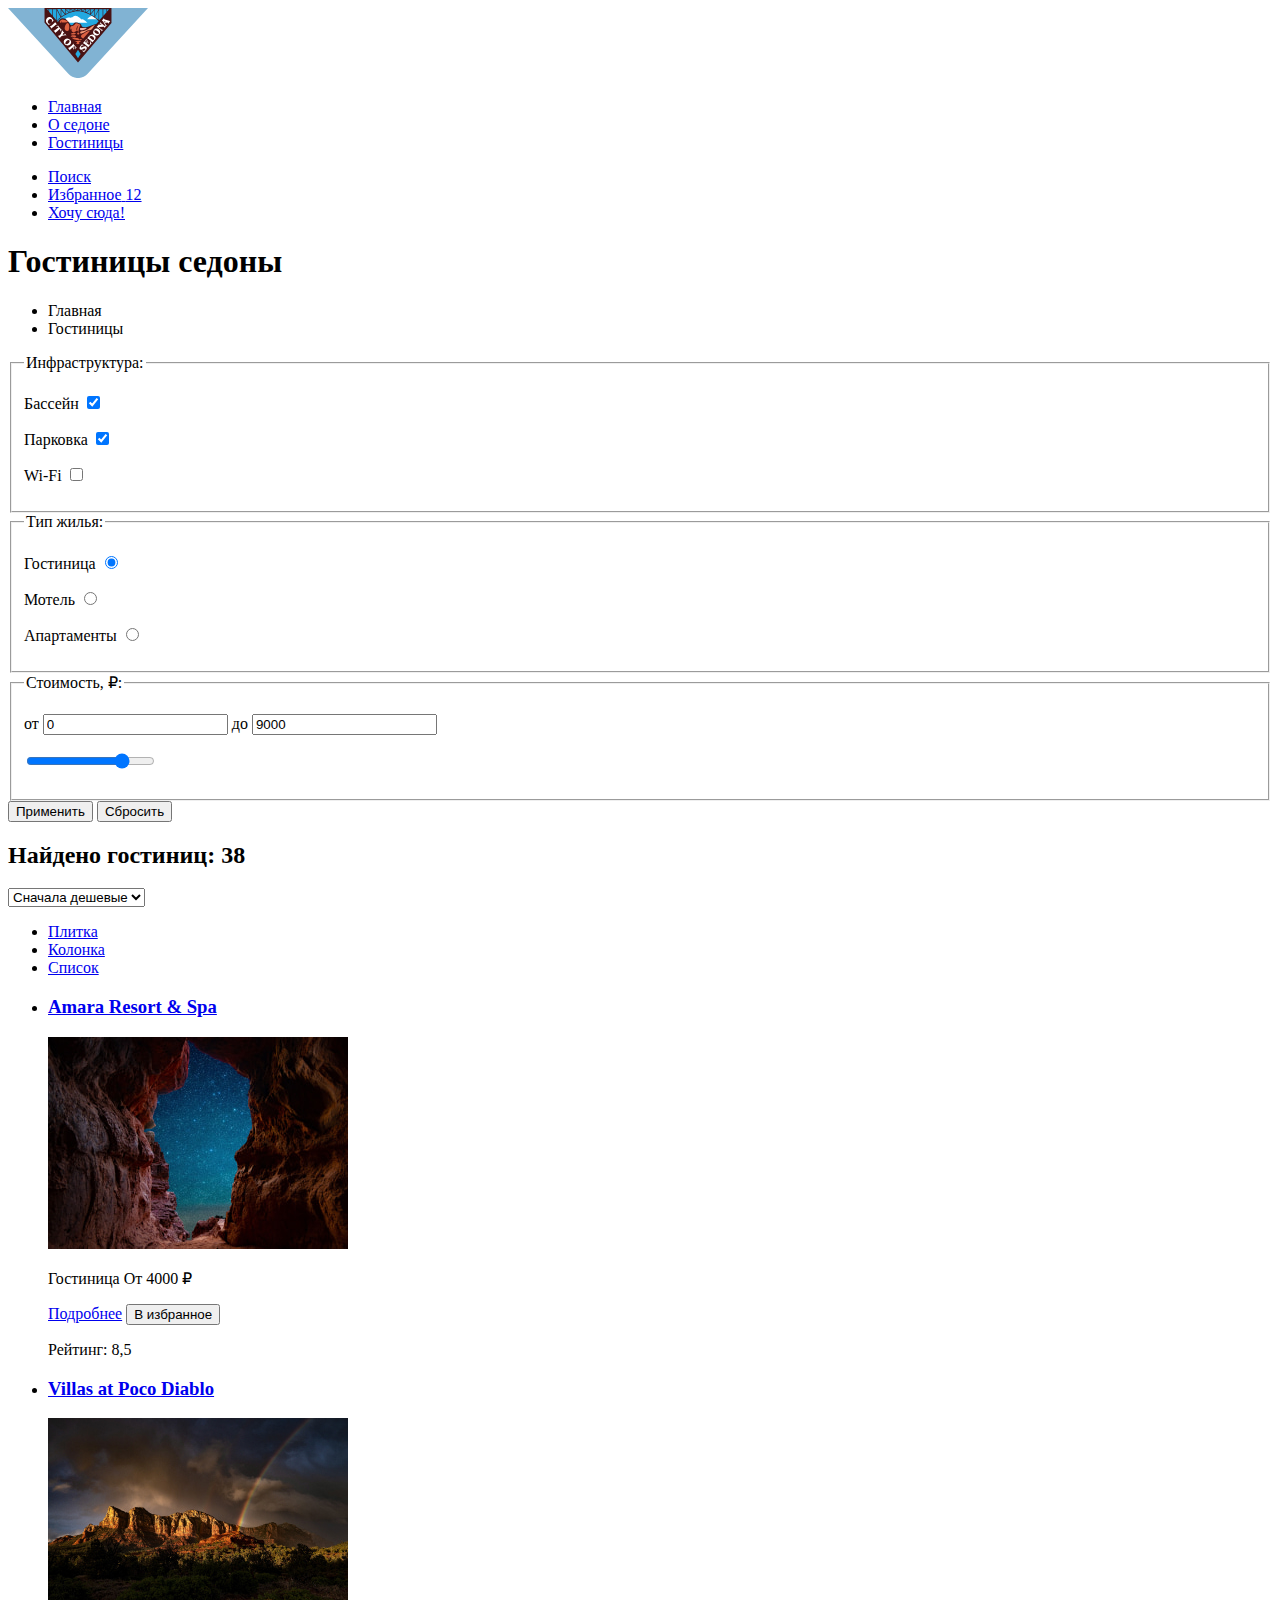
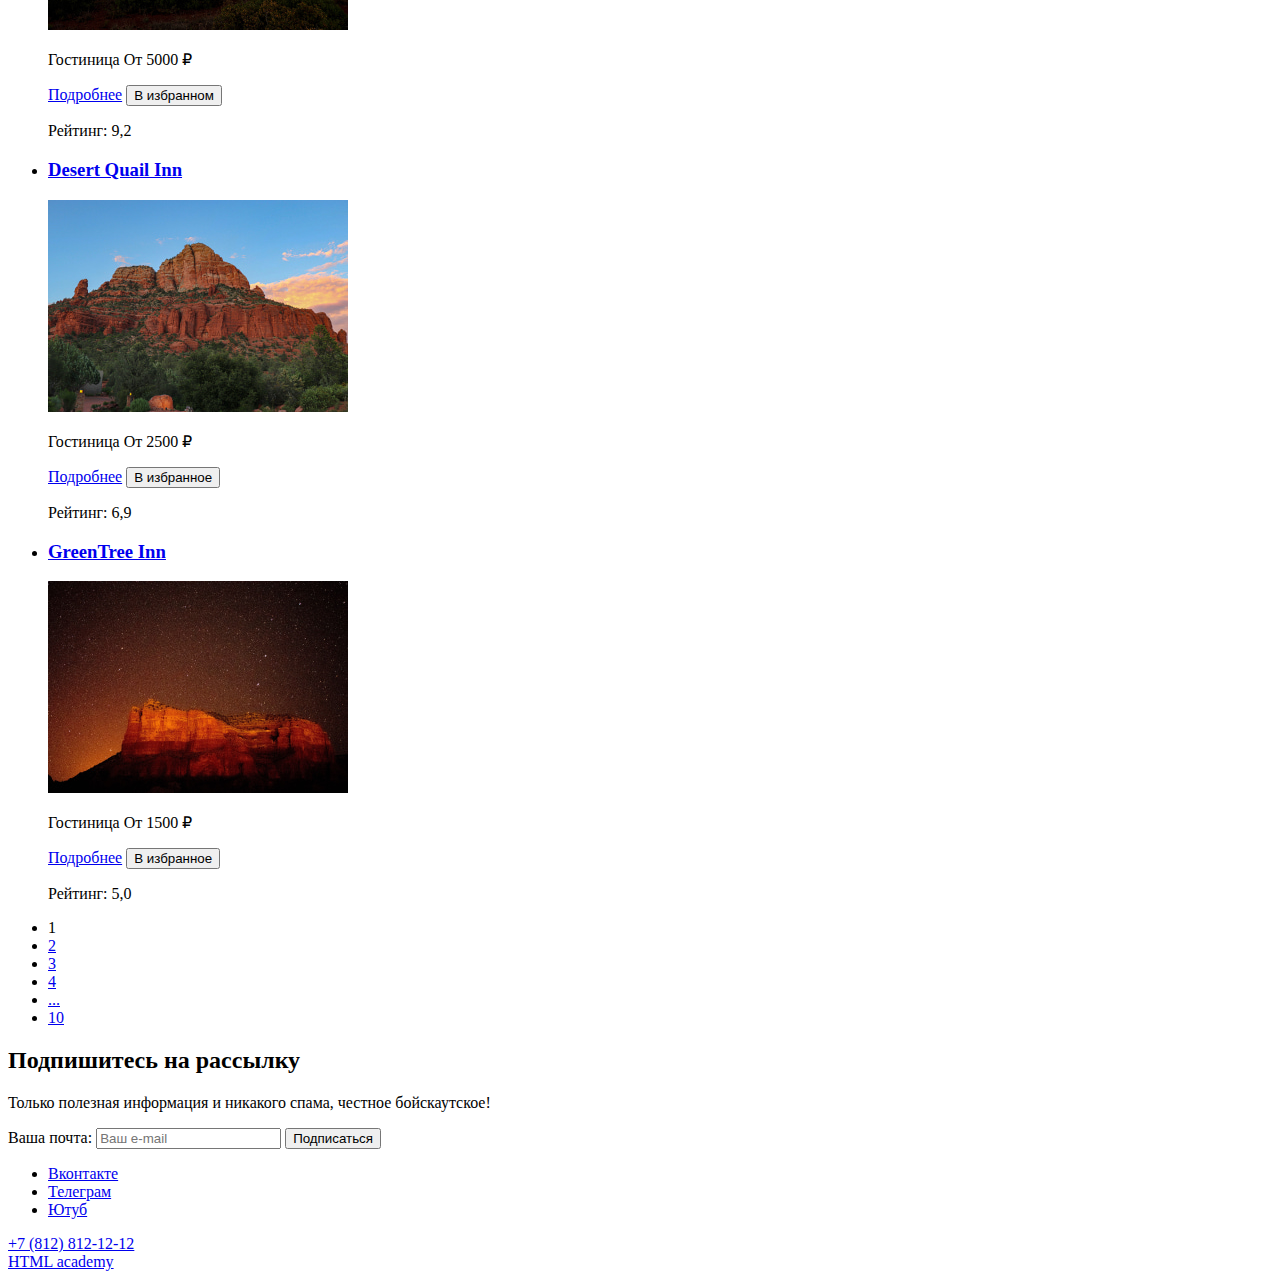
<file: 3/catalog.html>
<!DOCTYPE html>
<html lang="ru">

  <head>
    <meta charset="UTF-8">
    <meta http-equiv="X-UA-Compatible" content="IE=edge">
    <meta name="viewport" content="width=device-width, initial-scale=1.0">
    <title>Седона. Страница каталога</title>
    <base href="https://htmlacademy-htmlcss.github.io/1588563-sedona-35/3/">
</head>

  <body>
    <header class="page-header">
      <a class="logo-link" href="index.html">
        <img class="logo-img" src="./images/logo/page-logo.svg" width="140" height="70" alt="Логотип «Седона».">
      </a>
      <nav class="navigation">
        <ul class="navigation-list">
          <li class="navigation-item">
            <a class="navigation-link" href="index.html">Главная</a>
          </li>
          <li class="navigation-item">
            <a class="navigation-link" href="#">О седоне</a>
          </li>
          <li class="navigation-item">
            <a class="navigation-link navigation-link-current" href="#">Гостиницы</a>
          </li>
        </ul>
        <ul class="navigation-list user-navigation-list">
          <li class="navigation-item">
            <a class="navigation-link" href="#">
              <span class="visually-hidden">Поиск</span>
            </a>
          </li>
          <li class="navigation-item">
            <a class="navigation-link" href="#">
              <span class="visually-hidden">Избранное</span>
              <span class="favorites-number">12</span>
            </a>
          </li>
          <li class="navigation-item">
            <a class="navigation-link" href="#">Хочу сюда!</a>
          </li>
        </ul>
      </nav>
    </header>
    <main class="main-catalog">
      <section class="hotel-filters">
        <h1>Гостиницы седоны</h1>
        <ul class="breadcrumbs-list">
          <li class="breadcrumbs-item">
            <span class="visually-hidden">Главная</span>
          </li>
          <li class="breadcrumbs-item">
            <span>Гостиницы</span>
          </li>
        </ul>
        <form class="hotel-filters-form" action="https://echo.htmlacademy.ru/" method="get">
          <fieldset class="infrastructure-filters">
            <legend>Инфраструктура:</legend>
            <p>
              <label for="infrastructure-pool">Бассейн</label>
              <input id="infrastructure-pool" type="checkbox" name="infrastructure" value="pool" checked>
            </p>
            <p>
              <label for="infrastructure-parking">Парковка</label>
              <input id="infrastructure-parking" type="checkbox" name="infrastructure" value="parking" checked>
            </p>
            <p>
              <label for="infrastructure-wifi">Wi-Fi</label>
              <input id="infrastructure-wifi" type="checkbox" name="infrastructure" value="wifi">
            </p>
          </fieldset>
          <fieldset class="accomodation-filters">
            <legend>Тип жилья:</legend>
            <p>
              <label for="accomodation-hotel">Гостиница</label>
              <input type="radio" name="accomodation-type" value="hotel" id="accomodation-hotel" checked>
            </p>
            <p>
              <label for="accomodation-motel">Мотель</label>
              <input type="radio" name="accomodation-type" value="motel" id="accomodation-motel">
            </p>
            <p>
              <label for="accomodation-apartments">Апартаменты</label>
              <input type="radio" name="accomodation-type" value="apartments" id="accomodation-apartments">
            </p>
          </fieldset>
          <fieldset class="price-filters">
            <legend>Стоимость, ₽:</legend>
            <p>
              <label class="visually-hidden" for="price-filters-min">от</label>
              <input type="number" name="price-min" id="price-filters-min" value="0" placeholder="от">
              <label class="visually-hidden" for="price-filters-max">до</label>
              <input type="number" name="price-min" id="price-filters-max" value="9000" placeholder="до">
            </p>
            <p>
              <input type="range" name="price-filters" id="price-range" min="0" max="9000" value="7000">
            </p>
          </fieldset>
          <button class="hotel-filters-button-submit" type="submit">Применить</button>
          <button class="hotel-filters-button-reset" type="reset">Сбросить</button>
        </form>
      </section>
      <section class="hotel-results">
        <h2>Найдено гостиниц: <span class="results-number">38</span></h2>
        <select name="hotel-results-sort" aria-label="Сортировка">
          <option value="cheap">Сначала дешевые</option>
        </select>
        <ul class="hotel-results-view-list">
          <li class="hotel-results-view-item">
            <a href="#" class="visually-hidden">
              <span class="visually-hidden">Плитка</span>
            </a>
          </li>
          <li class="hotel-results-view-item">
            <a href="#" class="visually-hidden">
              <span class="visually-hidden">Колонка</span>
            </a>
          </li>
          <li class="hotel-results-view-item">
            <a href="#" class="visually-hidden">
              <span class="visually-hidden">Список</span>
            </a>
          </li>
        </ul>
        <ul class="hotel-results-list">
          <li class="hotel-results-item">
            <article class="hotel-card">
              <a href="#">
                <h3 class="hotel-card-title">Amara Resort & Spa</h3>
                <p>
                  <img class="hotel-card-img" src="./images/hotel-amara.jpg" width="300" height="212" alt="Вид на ночное звёздное небо через большое отверстие в скале.">
                </p>
              </a>
              <p>
                <span class="hotel-card-accomodate-type">Гостиница</span>
                <span class="hotel-card-price">От 4000 ₽</span>
              </p>
              <p>
                <a class="hotel-card-button-more" href="#">Подробнее</a>
                <button class="hotel-card-button-favorite-add-to" type="button">В избранное</button>
              </p>
              <p>
                <span class="hotel-card-rating">Рейтинг: 8,5</span>
              </p>
            </article>
          </li>
          <li class="hotel-results-item">
            <article class="hotel-card">
              <a href="#">
                <h3 class="hotel-card-title">Villas at Poco Diablo</h3>
                <p>
                  <img class="hotel-card-img" src="./images/hotel-poco-diabla.jpg" width="300" height="212" alt="Зелень и скалы в темноте, частично освещенные солнцем, с радугой вдалеке.">
                </p>
              </a>
              <p>
                <span class="hotel-card-accomodate-type">Гостиница</span>
                <span class="hotel-card-price">От 5000 ₽</span>
              </p>
              <p>
                <a class="hotel-card-button-more" href="#">Подробнее</a>
                <button class="hotel-card-button-favorite-added" type="button">В избранном</button>
              </p>
              <p>
                <span class="hotel-card-rating">Рейтинг: 9,2</span>
              </p>
            </article>
          </li>
          <li class="hotel-results-item">
            <article class="hotel-card">
              <a href="#">
                <h3 class="hotel-card-title">Desert Quail Inn</h3>
                <p>
                  <img class="hotel-card-img" src="./images/hotel-quail-inn.jpg" width="300" height="212" alt="Песчаная скала, окружённая зелеными кустарниками и деревьями, на фоне чистого голубого неба.">
                </p>
              </a>
              <p>
                <span class="hotel-card-accomodate-type">Гостиница</span>
                <span class="hotel-card-price">От 2500 ₽</span>
              </p>
              <p>
                <a class="hotel-card-button-more" href="#">Подробнее</a>
                <button class="hotel-card-button-favorite-added" type="button">В избранное</button>
              </p>
              <p>
                <span class="hotel-card-rating">Рейтинг: 6,9</span>
              </p>
            </article>
          </li>
          <li class="hotel-results-item">
            <article class="hotel-card">
              <a href="#">
                <h3 class="hotel-card-title">GreenTree Inn</h3>
                <p>
                  <img class="hotel-card-img" src="./images/hotel-greentree-inn.jpg" width="300" height="212" alt="Песчаная скала в ночное время на фоне зведного неба.">
                </p>
              </a>
              <p>
                <span class="hotel-card-accomodate-type">Гостиница</span>
                <span class="hotel-card-price">От 1500 ₽</span>
              </p>
              <p>
                <a class="hotel-card-button-more" href="#">Подробнее</a>
                <button class="hotel-card-button-favorite-added" type="button">В избранное</button>
              </p>
              <p>
                <span class="hotel-card-rating">Рейтинг: 5,0</span>
              </p>
            </article>
          </li>
        </ul>
        <ul class="pagination">
          <li class="pagination-item">
            <a class="pagination-link pagination-link-current">1</a>
          </li>
          <li class="pagination-item">
            <a href="#" class="pagination-link">2</a>
          </li>
          <li class="pagination-item">
            <a href="#" class="pagination-link">3</a>
          </li>
          <li class="pagination-item">
            <a href="#" class="pagination-link">4</a>
          </li>
          <li class="pagination-item">
            <a href="#" class="pagination-link">...</a>
          </li>
          <li class="pagination-item">
            <a href="#" class="pagination-link">10</a>
          </li>
        </ul>
      </section>
    </main>
    <foote class="page-footer">
      <section class="subscribe">
        <h2>Подпишитесь на рассылку</h2>
        <p>Только полезная информация и никакого спама, честное бойскаутское!</p>
        <form class="subscribe-form" action="https://echo.htmlacademy.ru/" method="post">
          <label class="visually-hidden" for="subscribe-email">Ваша почта:</label>
          <input type="email" name="subscribe-email" id="subscribe-email" placeholder="Ваш e-mail" required>
          <button type="submit">Подписаться</button>
        </form>
      </section>
      <div class="footer-contacts">
        <ul class="social-list">
          <li class="social-item">
            <a class="social-link" href="https://vk.com/htmlacademy" target="blank">
              <span class="visually-hidden">Вконтакте</span>
            </a>
          </li>
          <li class="social-item">
            <a class="social-link" href="https://t.me/htmlacademy" target="blank">
              <span class="visually-hidden">Телеграм</span>
            </a>
          </li>
          <li class="social-item">
            <a class="social-link" href="https://www.youtube.com/user/htmlacademyru" target="blank">
              <span class="visually-hidden">Ютуб</span>
            </a>
          </li>
        </ul>
        <div>
          <a class="contacts-phone" href="tel:+7812812-12-12">+7 (812) 812-12-12</a>
        </div>
        <div>
          <a class="company-link" href="https://htmlacademy.ru/">
            <span class="visually-hidden">HTML academy</span>
          </a>
        </div>
      </div>
    </foote>
  </body>

</html>
</file>
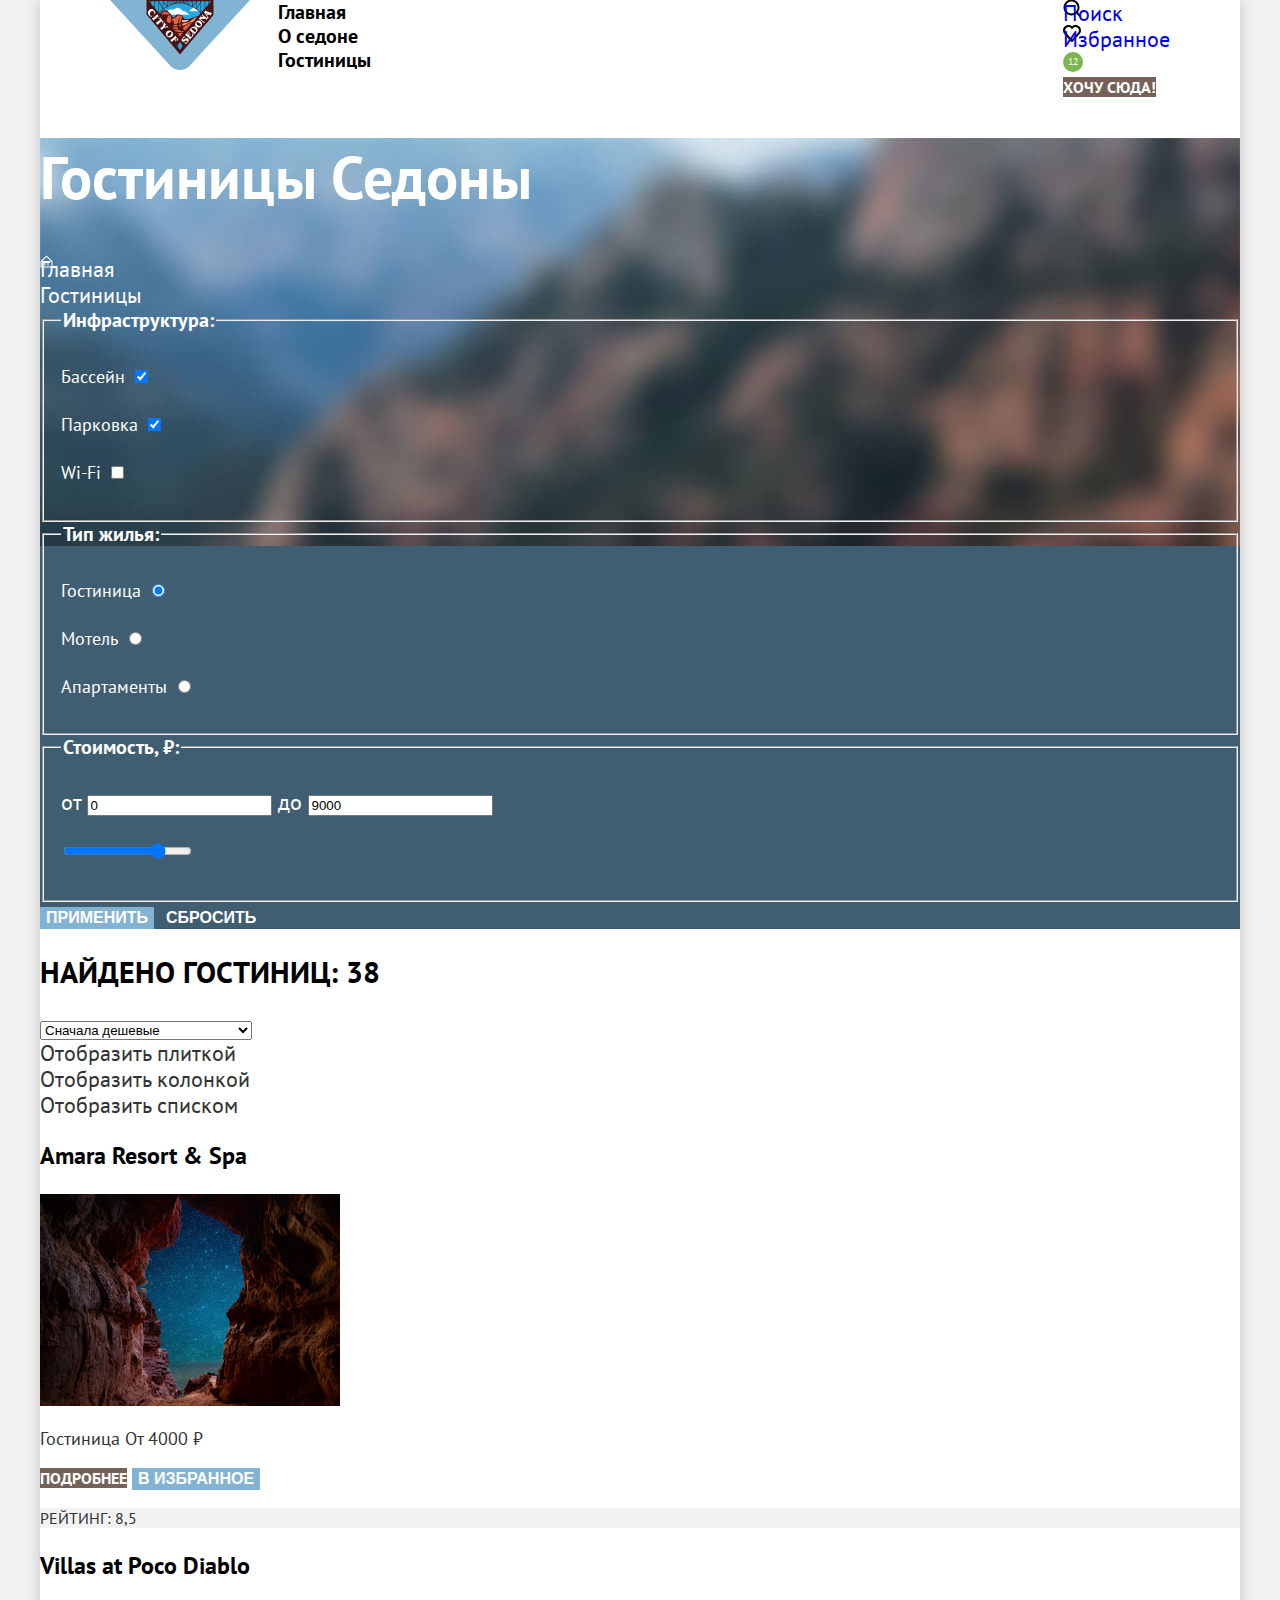
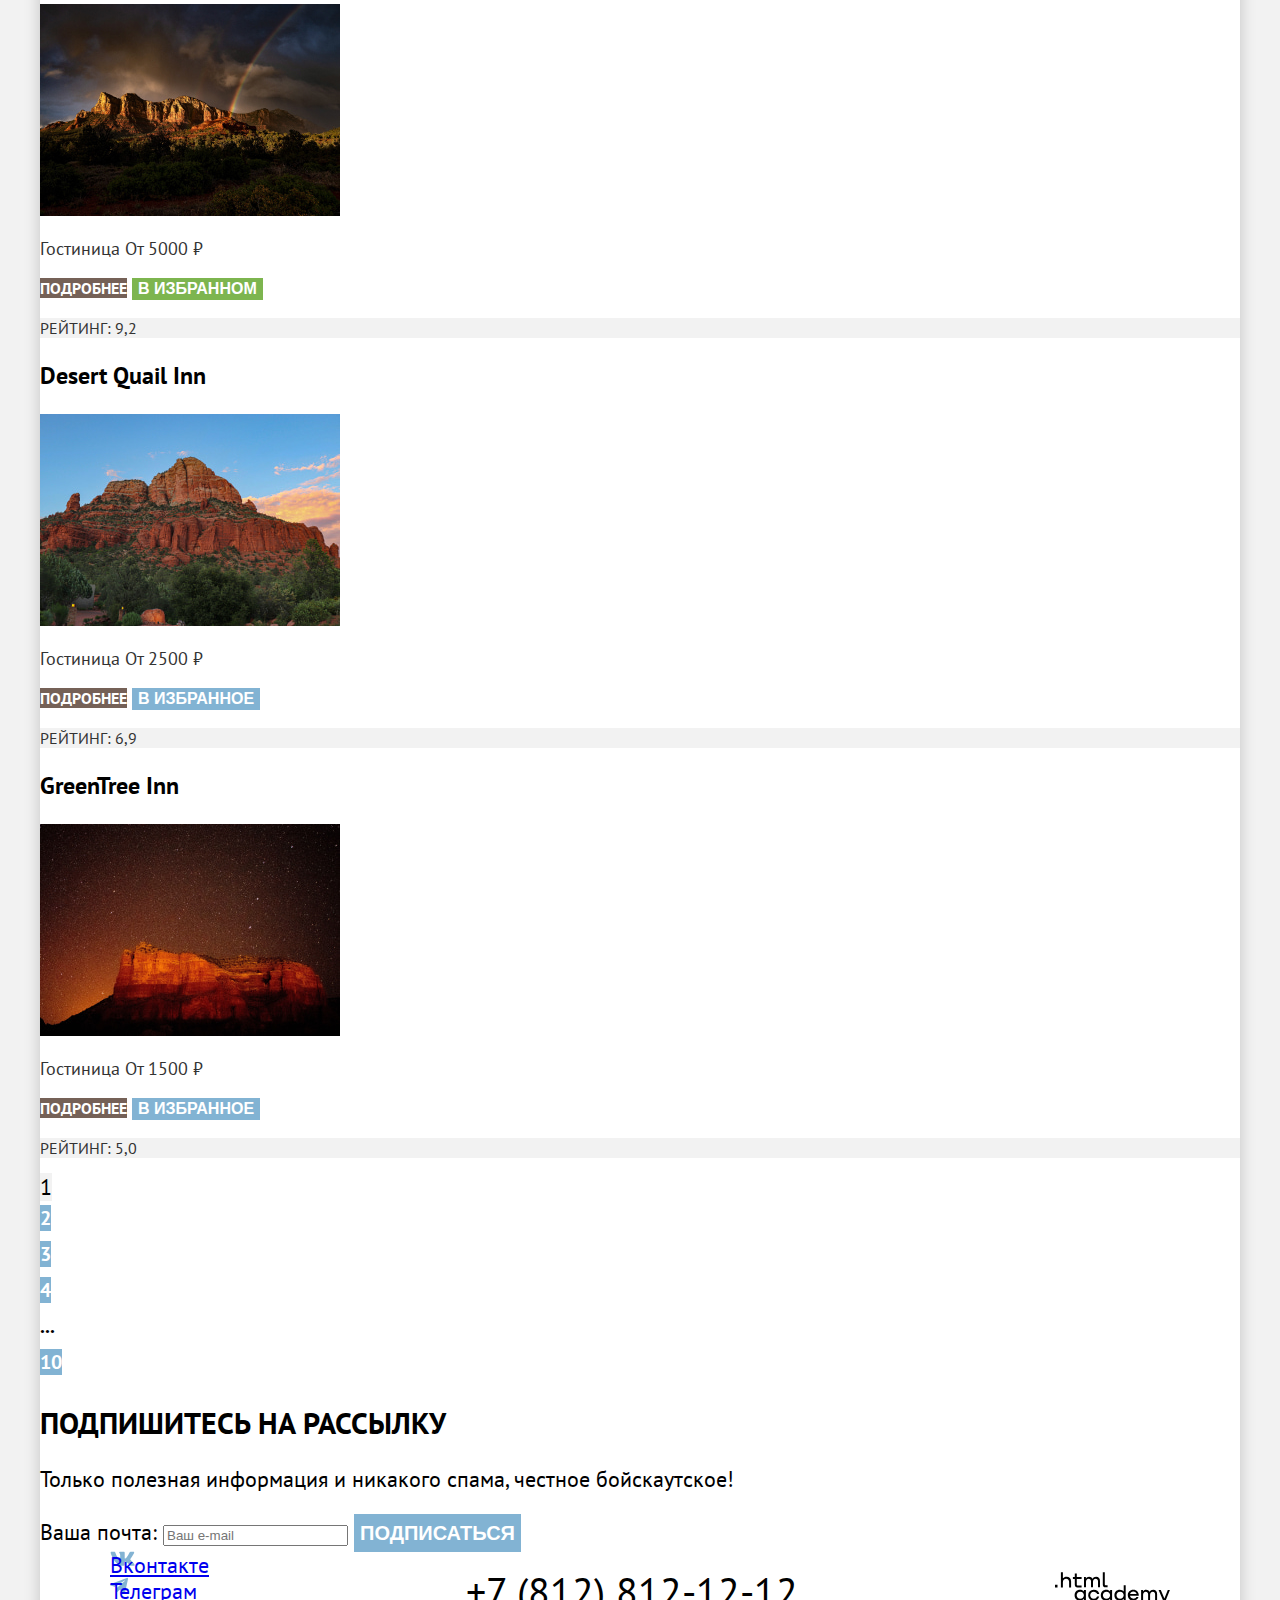
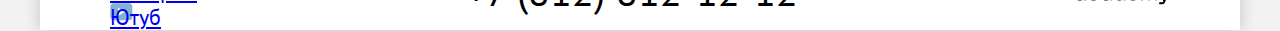
<file: 4/catalog.html>
<!DOCTYPE html>
<html lang="ru">

  <head>
    <meta charset="UTF-8">
    <meta http-equiv="X-UA-Compatible" content="IE=edge">
    <meta name="viewport" content="width=device-width, initial-scale=1.0">
    <title>Седона. Страница каталога</title>
    <link rel="stylesheet" href="./styles/styles.css">
    <base href="https://htmlacademy-htmlcss.github.io/1588563-sedona-35/4/">
</head>

  <body>
    <div class="page-container">
      <header class="page-header">
        <a class="logo-link" href="./index.html">
          <img class="logo-img" src="./images/logo/page-logo.svg" width="140" height="70" alt="Логотип «Седона».">
        </a>
        <nav class="navigation">
          <ul class="navigation-list list-reset">
            <li class="navigation-item">
              <a class="navigation-link" href="./index.html">Главная</a>
            </li>
            <li class="navigation-item">
              <a class="navigation-link" href="#">О седоне</a>
            </li>
            <li class="navigation-item">
              <a class="navigation-link navigation-link-current" href="./catalog.html">Гостиницы</a>
            </li>
          </ul>
          <ul class="user-navigation-list list-reset">
            <li class="user-navigation-item">
              <a class="user-navigation-link user-navigation-search-button" href="#">
                <span class="visually-hidden">Поиск</span>
              </a>
            </li>
            <li class="user-navigation-item">
              <a class="user-navigation-link user-navigation-favorites-button" href="#">
                <span class="visually-hidden">Избранное</span>
                <span class="user-navigation-favorites-number">12</span>
              </a>
            </li>
            <li class="user-navigation-item">
              <a class="user-navigation-link button button-main user-navigation-deal-button" href="#">Хочу сюда!</a>
            </li>
          </ul>
        </nav>
      </header>
      <main class="main-catalog main-container">
        <section class="hotel-filters">
          <h1 class="hotel-filters-title">Гостиницы Седоны</h1>
          <ul class="breadcrumbs-list list-reset">
            <li class="breadcrumbs-item">
              <a class="breadcrumbs-index" href="./index.html">
                <span class="visually-hidden">Главная</span>
              </a>
            </li>
            <li class="breadcrumbs-item">
              <a class="breadcrumbs-catalog" href="./catalog.html">
                <span>Гостиницы</span>
              </a>
            </li>
          </ul>
          <form class="hotels-form" action="https://echo.htmlacademy.ru/" method="get">
            <fieldset class="infrastructure-filters">
              <legend class="hotels-form-title">Инфраструктура:</legend>
              <p>
                <label class="hotels-form-value" for="infrastructure-pool">Бассейн</label>
                <input id="infrastructure-pool" type="checkbox" name="infrastructure" value="pool" checked>
              </p>
              <p>
                <label class="hotels-form-value" for="infrastructure-parking">Парковка</label>
                <input id="infrastructure-parking" type="checkbox" name="infrastructure" value="parking" checked>
              </p>
              <p>
                <label class="hotels-form-value" for="infrastructure-wifi">Wi-Fi</label>
                <input id="infrastructure-wifi" type="checkbox" name="infrastructure" value="wifi">
              </p>
            </fieldset>
            <fieldset class="accomodation-filters">
              <legend class="hotels-form-title">Тип жилья:</legend>
              <p>
                <label class="hotels-form-value" for="accomodation-hotel">Гостиница</label>
                <input type="radio" name="accomodation-type" value="hotel" id="accomodation-hotel" checked>
              </p>
              <p>
                <label class="hotels-form-value" for="accomodation-motel">Мотель</label>
                <input type="radio" name="accomodation-type" value="motel" id="accomodation-motel">
              </p>
              <p>
                <label class="hotels-form-value" for="accomodation-apartments">Апартаменты</label>
                <input type="radio" name="accomodation-type" value="apartments" id="accomodation-apartments">
              </p>
            </fieldset>
            <fieldset class="price-filters">
              <legend class="hotels-form-title">Стоимость, ₽:</legend>
              <p>
                <label class="visually-hidden" for="price-filters-min">от</label>
                <input type="number" name="price-min" id="price-filters-min" value="0" placeholder="от">
                <label class="visually-hidden" for="price-filters-max">до</label>
                <input type="number" name="price-min" id="price-filters-max" value="9000" placeholder="до">
              </p>
              <p>
                <input type="range" name="price-filters" id="price-range" min="0" max="9000" value="7000">
              </p>
            </fieldset>
            <button class="button button-main hotels-form-button hotels-form-button--submit"
              type="submit">Применить</button>
            <button class="button button-main hotels-form-button hotels-form-button--reset"
              type="reset">Сбросить</button>
          </form>
        </section>
        <section class="hotels-results">
          <h2 class="hotels-results-title section-title">Найдено гостиниц: <span class="results-number">38</span></h2>
          <select name="hotels-results-sort" aria-label="Сортировка">
            <option value="cheap" selected>Сначала дешевые</option>
            <option value="expensive">Сначала дорогие</option>
            <option value="top-rated">Сначала с высоким рейтингом</option>
          </select>
          <ul class="hotels-results-viewtype-list list-reset">
            <li class="hotels-results-view-item">
              <a href="#" class="visually-hidden">
                <span class="visually-hidden">Отобразить плиткой</span>
              </a>
            </li>
            <li class="hotels-results-view-item">
              <a href="#" class="visually-hidden">
                <span class="visually-hidden">Отобразить колонкой</span>
              </a>
            </li>
            <li class="hotels-results-view-item">
              <a href="#" class="visually-hidden">
                <span class="visually-hidden">Отобразить списком</span>
              </a>
            </li>
          </ul>
          <ul class="hotels-results-list list-reset">
            <li class="hotels-results-item">
              <article class="hotels-card">
                <a href="#">
                  <h3 class="hotels-card-title">Amara Resort & Spa</h3>
                  <p>
                    <img class="hotels-card-img" src="./images/hotel-amara.jpg" width="300" height="212"
                      alt="Вид на ночное звёздное небо через большое отверстие в скале.">
                  </p>
                </a>
                <p>
                  <span class="hotels-card-accomodate-type">Гостиница</span>
                  <span class="hotels-card-price">От 4000 ₽</span>
                </p>
                <p>
                  <a class="button button-main hotels-card-button hotels-card-button--more" href="#">Подробнее</a>
                  <button class="button button-secondary hotels-card-button hotels-card-button--add-to-favorite"
                    type="button">В избранное</button>
                </p>
                <p class="hotels-card-button hotels-card-button--rating">Рейтинг: 8,5</p>
              </article>
            </li>
            <li class="hotels-results-item">
              <article class="hotels-card">
                <a href="#">
                  <h3 class="hotels-card-title">Villas at Poco Diablo</h3>
                  <p>
                    <img class="hotels-card-img" src="./images/hotel-poco-diabla.jpg" width="300" height="212"
                      alt="Зелень и скалы в темноте, частично освещенные солнцем, с радугой вдалеке.">
                  </p>
                </a>
                <p>
                  <span class="hotels-card-accomodate-type">Гостиница</span>
                  <span class="hotels-card-price">От 5000 ₽</span>
                </p>
                <p>
                  <a class="button button-main hotels-card-button hotels-card-button--more" href="#">Подробнее</a>
                  <button class="button button-select hotels-card-button hotels-card-button--add-to-favorite"
                    type="button">В избранном</button>
                </p>
                <p class="hotels-card-button hotels-card-button--rating">Рейтинг: 9,2</p>
              </article>
            </li>
            <li class="hotels-results-item">
              <article class="hotels-card">
                <a href="#">
                  <h3 class="hotels-card-title">Desert Quail Inn</h3>
                  <p>
                    <img class="hotels-card-img" src="./images/hotel-quail-inn.jpg" width="300" height="212"
                      alt="Песчаная скала, окружённая зелеными кустарниками и деревьями, на фоне чистого голубого неба.">
                  </p>
                </a>
                <p>
                  <span class="hotels-card-accomodate-type">Гостиница</span>
                  <span class="hotels-card-price">От 2500 ₽</span>
                </p>
                <p>
                  <a class="button button-main hotels-card-button hotels-card-button--more" href="#">Подробнее</a>
                  <button class="button button-secondary hotels-card-button hotels-card-button--add-to-favorite"
                    type="button">В избранное</button>
                </p>
                <p class="hotels-card-button hotels-card-button--rating">Рейтинг: 6,9</p>
              </article>
            </li>
            <li class="hotels-results-item">
              <article class="hotels-card">
                <a href="#">
                  <h3 class="hotels-card-title">GreenTree Inn</h3>
                  <p>
                    <img class="hotels-card-img" src="./images/hotel-greentree-inn.jpg" width="300" height="212"
                      alt="Песчаная скала в ночное время на фоне зведного неба.">
                  </p>
                </a>
                <p>
                  <span class="hotels-card-accomodate-type">Гостиница</span>
                  <span class="hotels-card-price">От 1500 ₽</span>
                </p>
                <p>
                  <a class="button button-main hotels-card-button hotels-card-button--more" href="#">Подробнее</a>
                  <button class="button button-secondary hotels-card-button hotels-card-button--add-to-favorite"
                    type="button">В избранное</button>
                </p>
                <p class="hotels-card-button hotels-card-button--rating">Рейтинг: 5,0</p>
              </article>
            </li>
          </ul>
          <ul class="pagination-list list-reset">
            <li class="pagination-item">
              <a class="pagination-link pagination-link-current">1</a>
            </li>
            <li class="pagination-list-item">
              <a href="#" class="pagination-link button button-secondary">2</a>
            </li>
            <li class="pagination-list-item">
              <a href="#" class="pagination-link button button-secondary">3</a>
            </li>
            <li class="pagination-list-item">
              <a href="#" class="pagination-link button button-secondary">4</a>
            </li>
            <li class="pagination-list-item">
              <a href="#" class="pagination-link pagination-link-more button button-secondary">...</a>
            </li>
            <li class="pagination-list-item">
              <a href="#" class="pagination-link button button-secondary">10</a>
            </li>
          </ul>
        </section>
      </main>
      <footer class="page-footer">
        <section class="subscribe--catalog">
          <h2 class="subscribe-title section-title">Подпишитесь на рассылку</h2>
          <p>Только полезная информация и никакого спама, честное бойскаутское!</p>
          <form class="subscribe-form" action="https://echo.htmlacademy.ru/" method="post">
            <label class="visually-hidden" for="subscribe-email">Ваша почта:</label>
            <input type="email" name="subscribe-email" id="subscribe-email" placeholder="Ваш e-mail" required>
            <button class="button button-secondary subscribe-button" type="submit">Подписаться</button>
          </form>
        </section>
        <div class="footer-contacts">
          <ul class="social-list list-reset">
            <li class="social-item">
              <a class="social-link social-link--vk" href="https://vk.com/htmlacademy" target="blank">
                <span class="visually-hidden">Вконтакте</span>
              </a>
            </li>
            <li class="social-item">
              <a class="social-link social-link--tg" href="https://t.me/htmlacademy" target="blank">
                <span class="visually-hidden">Телеграм</span>
              </a>
            </li>
            <li class="social-item">
              <a class="social-link social-link--youtube" href="https://www.youtube.com/user/htmlacademyru"
                target="blank">
                <span class="visually-hidden">Ютуб</span>
              </a>
            </li>
          </ul>
          <div>
            <a class="footer-contacts-phone" href="tel:+7812812-12-12">+7 (812) 812-12-12</a>
          </div>
          <div>
            <a class="company-link" href="https://htmlacademy.ru/">
              <img src="./images/logo/htmlacademy-logo.svg" width="115" height="33" alt="Логотип «HTML Academy»">
            </a>
          </div>
        </div>
      </footer>
    </div>
  </body>

</html>
</file>
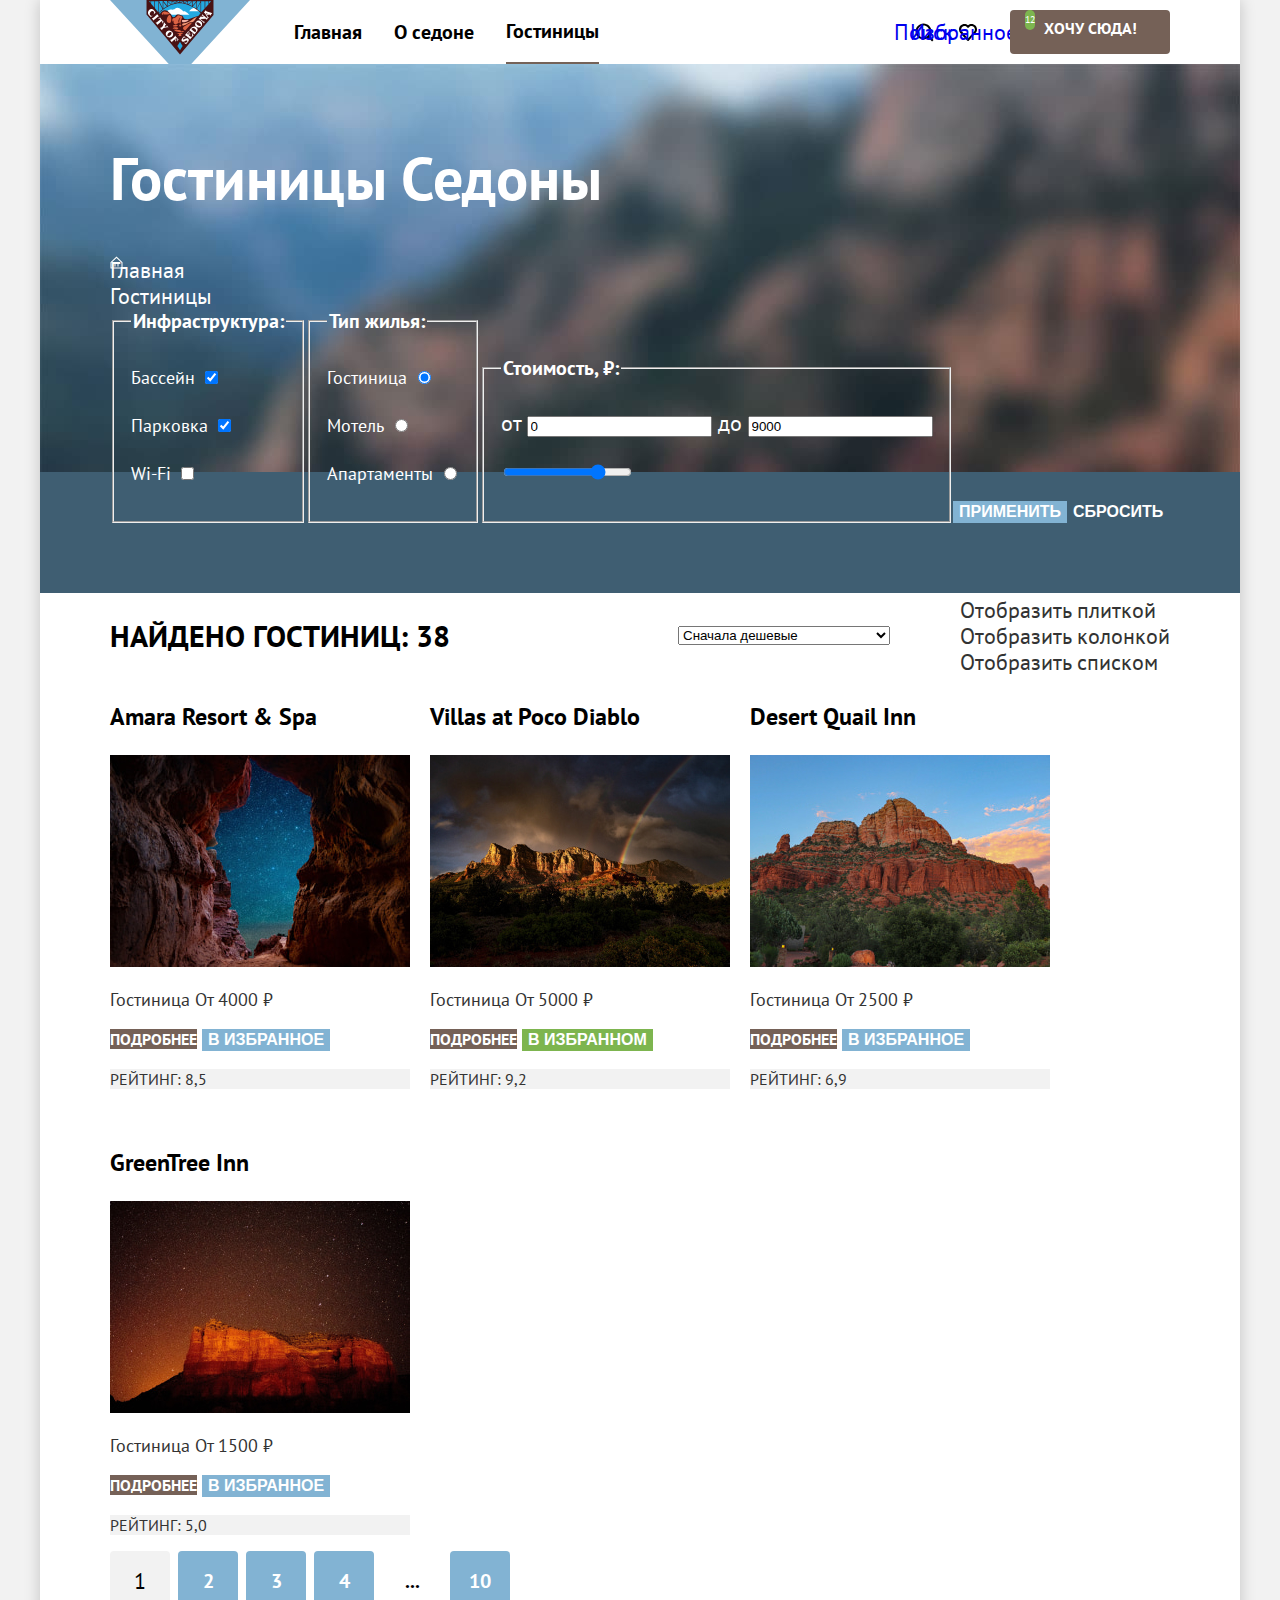
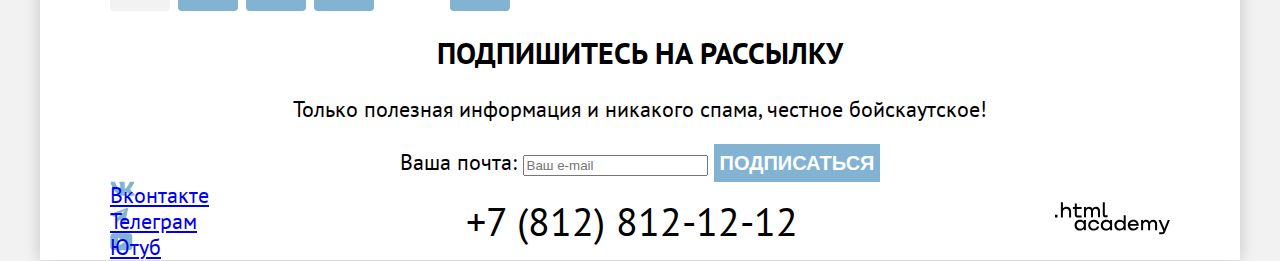
<file: 5/catalog.html>
<!DOCTYPE html>
<html lang="ru">

  <head>
    <meta charset="UTF-8">
    <meta http-equiv="X-UA-Compatible" content="IE=edge">
    <meta name="viewport" content="width=device-width, initial-scale=1.0">
    <title>Седона. Страница каталога</title>
    <link rel="stylesheet" href="./styles/styles.css">
    <base href="https://htmlacademy-htmlcss.github.io/1588563-sedona-35/5/">
</head>

  <body>
    <div class="page-container">
      <header class="page-header">
        <a class="logo-link" href="./index.html">
          <img class="logo-img" src="./images/logo/page-logo.svg" width="140" height="70" alt="Логотип «Седона».">
        </a>
        <nav class="navigation">
          <ul class="navigation-list list-reset">
            <li class="navigation-item">
              <a class="navigation-link" href="./index.html">Главная</a>
            </li>
            <li class="navigation-item">
              <a class="navigation-link" href="#">О седоне</a>
            </li>
            <li class="navigation-item">
              <a class="navigation-link navigation-link-current" href="./catalog.html">Гостиницы</a>
            </li>
          </ul>
          <ul class="user-navigation-list list-reset">
            <li class="user-navigation-item">
              <a class="user-navigation-link user-navigation-search-button" href="#">
                <span class="visually-hidden">Поиск</span>
              </a>
            </li>
            <li class="user-navigation-item">
              <a class="user-navigation-link user-navigation-favorites-button" href="#">
                <span class="visually-hidden">Избранное</span>
                <span class="user-navigation-favorites-number">12</span>
              </a>
            </li>
            <li class="user-navigation-item">
              <a class="user-navigation-link button button-main user-navigation-deal-button" href="#">Хочу сюда!</a>
            </li>
          </ul>
        </nav>
      </header>
      <main class="main-catalog main-container">
        <section class="hotel-filters">
          <h1 class="hotel-filters-title">Гостиницы Седоны</h1>
          <ul class="breadcrumbs-list list-reset">
            <li class="breadcrumbs-item">
              <a class="breadcrumbs-index" href="./index.html">
                <span class="visually-hidden">Главная</span>
              </a>
            </li>
            <li class="breadcrumbs-item">
              <a class="breadcrumbs-catalog" href="./catalog.html">
                <span>Гостиницы</span>
              </a>
            </li>
          </ul>
          <form class="hotels-form" action="https://echo.htmlacademy.ru/" method="get">
            <fieldset class="infrastructure-filters">
              <legend class="hotels-form-title">Инфраструктура:</legend>
              <p>
                <label class="hotels-form-value" for="infrastructure-pool">Бассейн</label>
                <input id="infrastructure-pool" type="checkbox" name="infrastructure" value="pool" checked>
              </p>
              <p>
                <label class="hotels-form-value" for="infrastructure-parking">Парковка</label>
                <input id="infrastructure-parking" type="checkbox" name="infrastructure" value="parking" checked>
              </p>
              <p>
                <label class="hotels-form-value" for="infrastructure-wifi">Wi-Fi</label>
                <input id="infrastructure-wifi" type="checkbox" name="infrastructure" value="wifi">
              </p>
            </fieldset>
            <fieldset class="accomodation-filters">
              <legend class="hotels-form-title">Тип жилья:</legend>
              <p>
                <label class="hotels-form-value" for="accomodation-hotel">Гостиница</label>
                <input type="radio" name="accomodation-type" value="hotel" id="accomodation-hotel" checked>
              </p>
              <p>
                <label class="hotels-form-value" for="accomodation-motel">Мотель</label>
                <input type="radio" name="accomodation-type" value="motel" id="accomodation-motel">
              </p>
              <p>
                <label class="hotels-form-value" for="accomodation-apartments">Апартаменты</label>
                <input type="radio" name="accomodation-type" value="apartments" id="accomodation-apartments">
              </p>
            </fieldset>
            <fieldset class="price-filters">
              <legend class="hotels-form-title">Стоимость, ₽:</legend>
              <p>
                <label class="visually-hidden" for="price-filters-min">от</label>
                <input type="number" name="price-min" id="price-filters-min" value="0" placeholder="от">
                <label class="visually-hidden" for="price-filters-max">до</label>
                <input type="number" name="price-min" id="price-filters-max" value="9000" placeholder="до">
              </p>
              <p>
                <input type="range" name="price-filters" id="price-range" min="0" max="9000" value="7000">
              </p>
            </fieldset>
            <button class="button button-main hotels-form-button hotels-form-button--submit"
              type="submit">Применить</button>
            <button class="button button-main hotels-form-button hotels-form-button--reset"
              type="reset">Сбросить</button>
          </form>
        </section>
        <section class="hotels-results">
          <div class="hotels-sorting-wrapper">
            <h2 class="hotels-results-title section-title">Найдено гостиниц: <span class="results-number">38</span></h2>
            <select class="hotels-sorting-type" aria-label="Сортировка">
              <option value="cheap" selected>Сначала дешевые</option>
              <option value="expensive">Сначала дорогие</option>
              <option value="top-rated">Сначала с высоким рейтингом</option>
            </select>
            <ul class="hotels-results-viewtype-list list-reset">
              <li class="hotels-results-view-item">
                <a href="#" class="visually-hidden">
                  <span class="visually-hidden">Отобразить плиткой</span>
                </a>
              </li>
              <li class="hotels-results-view-item">
                <a href="#" class="visually-hidden">
                  <span class="visually-hidden">Отобразить колонкой</span>
                </a>
              </li>
              <li class="hotels-results-view-item">
                <a href="#" class="visually-hidden">
                  <span class="visually-hidden">Отобразить списком</span>
                </a>
              </li>
            </ul>
          </div>
          <ul class="hotels-results-list list-reset">
            <li class="hotels-results-item">
              <article class="hotels-card">
                <a href="#">
                  <h3 class="hotels-card-title">Amara Resort & Spa</h3>
                  <p>
                    <img class="hotels-card-img" src="./images/hotel-amara.jpg" width="300" height="212"
                      alt="Вид на ночное звёздное небо через большое отверстие в скале.">
                  </p>
                </a>
                <p>
                  <span class="hotels-card-accomodate-type">Гостиница</span>
                  <span class="hotels-card-price">От 4000 ₽</span>
                </p>
                <p>
                  <a class="button button-main hotels-card-button hotels-card-button--more" href="#">Подробнее</a>
                  <button class="button button-secondary hotels-card-button hotels-card-button--add-to-favorite"
                    type="button">В избранное</button>
                </p>
                <p class="hotels-card-button hotels-card-button--rating">Рейтинг: 8,5</p>
              </article>
            </li>
            <li class="hotels-results-item">
              <article class="hotels-card">
                <a href="#">
                  <h3 class="hotels-card-title">Villas at Poco Diablo</h3>
                  <p>
                    <img class="hotels-card-img" src="./images/hotel-poco-diabla.jpg" width="300" height="212"
                      alt="Зелень и скалы в темноте, частично освещенные солнцем, с радугой вдалеке.">
                  </p>
                </a>
                <p>
                  <span class="hotels-card-accomodate-type">Гостиница</span>
                  <span class="hotels-card-price">От 5000 ₽</span>
                </p>
                <p>
                  <a class="button button-main hotels-card-button hotels-card-button--more" href="#">Подробнее</a>
                  <button class="button button-select hotels-card-button hotels-card-button--add-to-favorite"
                    type="button">В избранном</button>
                </p>
                <p class="hotels-card-button hotels-card-button--rating">Рейтинг: 9,2</p>
              </article>
            </li>
            <li class="hotels-results-item">
              <article class="hotels-card">
                <a href="#">
                  <h3 class="hotels-card-title">Desert Quail Inn</h3>
                  <p>
                    <img class="hotels-card-img" src="./images/hotel-quail-inn.jpg" width="300" height="212"
                      alt="Песчаная скала, окружённая зелеными кустарниками и деревьями, на фоне чистого голубого неба.">
                  </p>
                </a>
                <p>
                  <span class="hotels-card-accomodate-type">Гостиница</span>
                  <span class="hotels-card-price">От 2500 ₽</span>
                </p>
                <p>
                  <a class="button button-main hotels-card-button hotels-card-button--more" href="#">Подробнее</a>
                  <button class="button button-secondary hotels-card-button hotels-card-button--add-to-favorite"
                    type="button">В избранное</button>
                </p>
                <p class="hotels-card-button hotels-card-button--rating">Рейтинг: 6,9</p>
              </article>
            </li>
            <li class="hotels-results-item">
              <article class="hotels-card">
                <a href="#">
                  <h3 class="hotels-card-title">GreenTree Inn</h3>
                  <p>
                    <img class="hotels-card-img" src="./images/hotel-greentree-inn.jpg" width="300" height="212"
                      alt="Песчаная скала в ночное время на фоне зведного неба.">
                  </p>
                </a>
                <p>
                  <span class="hotels-card-accomodate-type">Гостиница</span>
                  <span class="hotels-card-price">От 1500 ₽</span>
                </p>
                <p>
                  <a class="button button-main hotels-card-button hotels-card-button--more" href="#">Подробнее</a>
                  <button class="button button-secondary hotels-card-button hotels-card-button--add-to-favorite"
                    type="button">В избранное</button>
                </p>
                <p class="hotels-card-button hotels-card-button--rating">Рейтинг: 5,0</p>
              </article>
            </li>
          </ul>
          <ul class="pagination-list list-reset">
            <li class="pagination-item">
              <a class="pagination-link pagination-link-current">1</a>
            </li>
            <li class="pagination-list-item">
              <a href="#" class="pagination-link button button-secondary">2</a>
            </li>
            <li class="pagination-list-item">
              <a href="#" class="pagination-link button button-secondary">3</a>
            </li>
            <li class="pagination-list-item">
              <a href="#" class="pagination-link button button-secondary">4</a>
            </li>
            <li class="pagination-list-item">
              <a href="#" class="pagination-link pagination-link-more button button-secondary">...</a>
            </li>
            <li class="pagination-list-item">
              <a href="#" class="pagination-link button button-secondary">10</a>
            </li>
          </ul>
        </section>
      </main>
      <footer class="page-footer">
        <section class="subscribe subscribe--catalog">
          <h2 class="subscribe-title section-title">Подпишитесь на рассылку</h2>
          <p>Только полезная информация и никакого спама, честное бойскаутское!</p>
          <form class="subscribe-form" action="https://echo.htmlacademy.ru/" method="post">
            <label class="visually-hidden" for="subscribe-email">Ваша почта:</label>
            <input type="email" name="subscribe-email" id="subscribe-email" placeholder="Ваш e-mail" required>
            <button class="button button-secondary subscribe-button" type="submit">Подписаться</button>
          </form>
        </section>
        <div class="footer-contacts">
          <ul class="social-list list-reset">
            <li class="social-item">
              <a class="social-link social-link--vk" href="https://vk.com/htmlacademy" target="blank">
                <span class="visually-hidden">Вконтакте</span>
              </a>
            </li>
            <li class="social-item">
              <a class="social-link social-link--tg" href="https://t.me/htmlacademy" target="blank">
                <span class="visually-hidden">Телеграм</span>
              </a>
            </li>
            <li class="social-item">
              <a class="social-link social-link--youtube" href="https://www.youtube.com/user/htmlacademyru"
                target="blank">
                <span class="visually-hidden">Ютуб</span>
              </a>
            </li>
          </ul>
          <div>
            <a class="footer-contacts-phone" href="tel:+7812812-12-12">+7 (812) 812-12-12</a>
          </div>
          <div>
            <a class="company-link" href="https://htmlacademy.ru/">
              <img src="./images/logo/htmlacademy-logo.svg" width="115" height="33" alt="Логотип «HTML Academy»">
            </a>
          </div>
        </div>
      </footer>
    </div>
  </body>

</html>
</file>
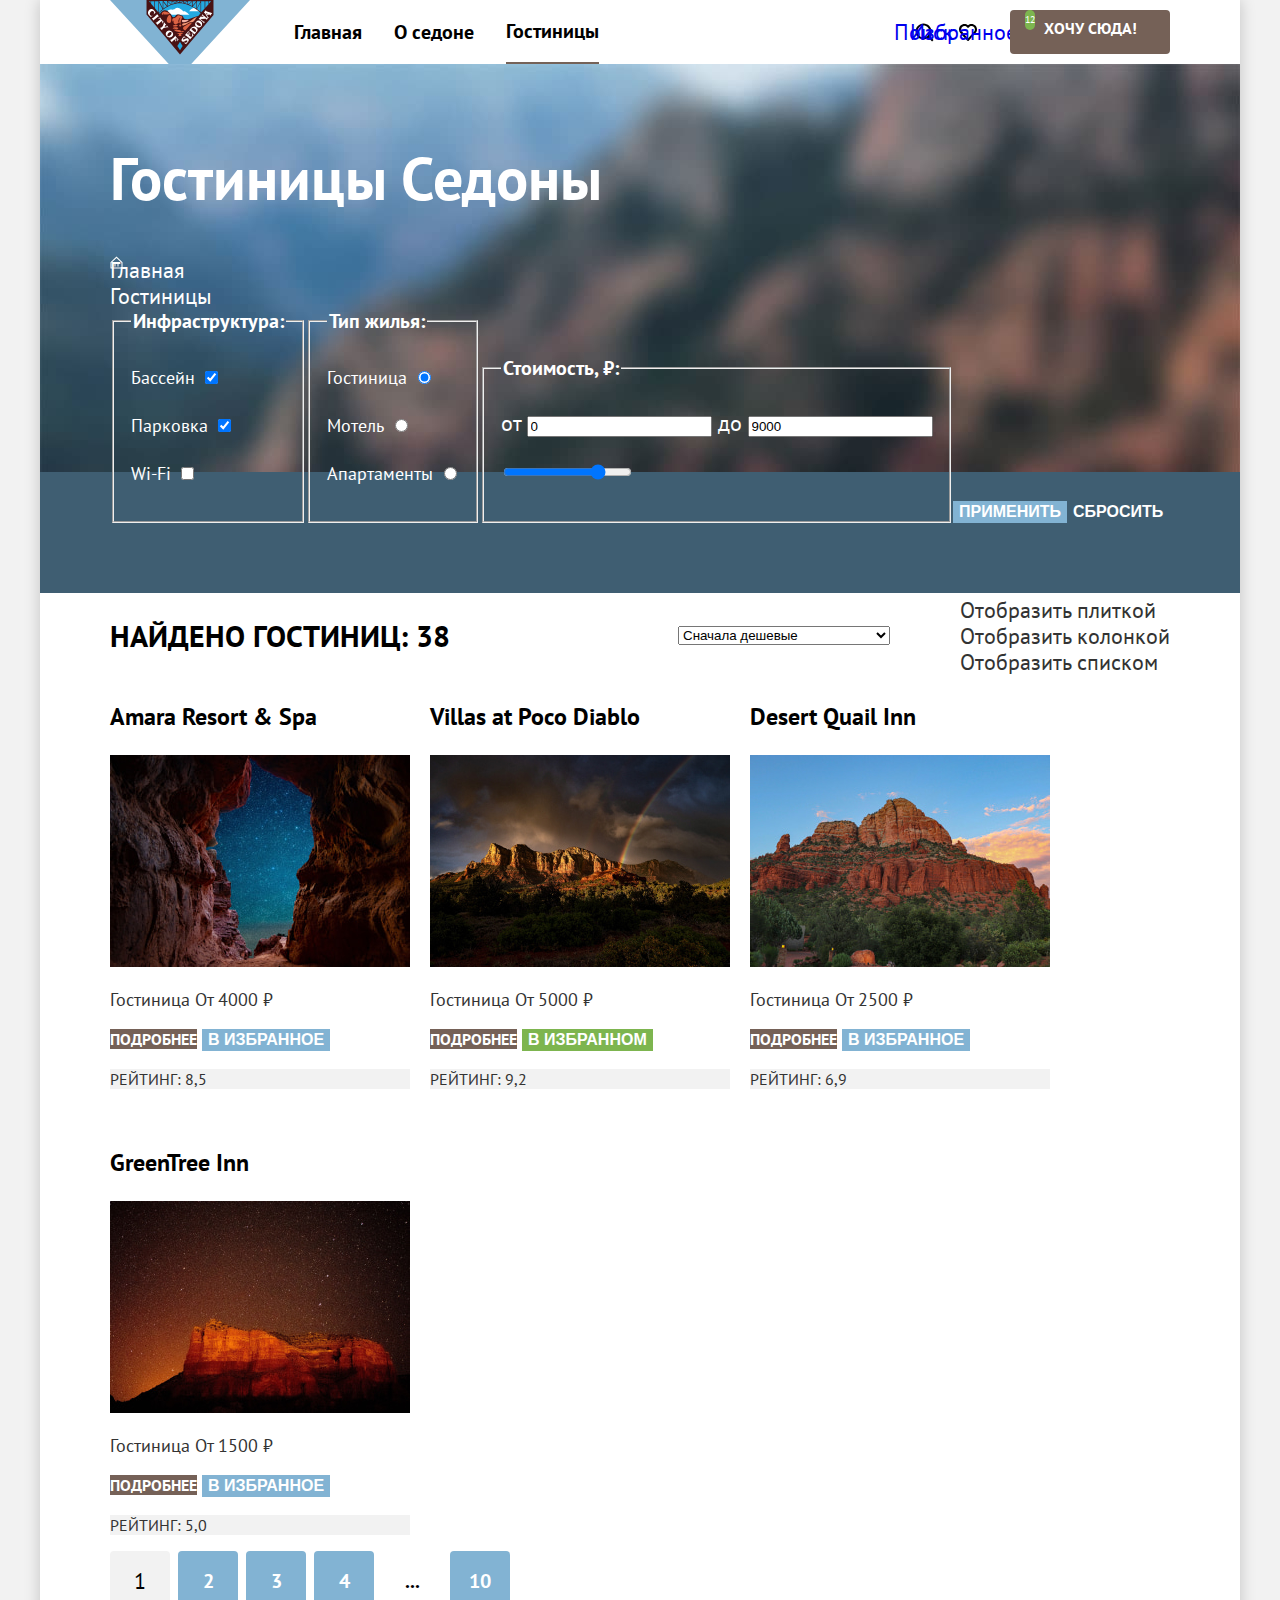
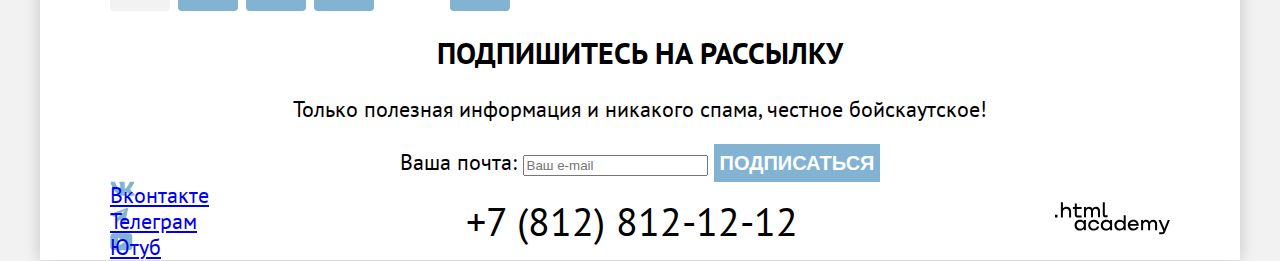
<file: 6/catalog.html>
<!DOCTYPE html>
<html lang="ru">

  <head>
    <meta charset="UTF-8">
    <meta http-equiv="X-UA-Compatible" content="IE=edge">
    <meta name="viewport" content="width=device-width, initial-scale=1.0">
    <title>Седона. Страница каталога</title>
    <link rel="stylesheet" href="./styles/styles.css">
    <base href="https://htmlacademy-htmlcss.github.io/1588563-sedona-35/6/">
</head>

  <body>
    <div class="page-container">
      <header class="page-header">
        <a class="logo-link" href="./index.html">
          <img class="logo-img" src="./images/logo/page-logo.svg" width="140" height="70" alt="Логотип «Седона».">
        </a>
        <nav class="navigation">
          <ul class="navigation-list list-reset">
            <li class="navigation-item">
              <a class="navigation-link" href="./index.html">Главная</a>
            </li>
            <li class="navigation-item">
              <a class="navigation-link" href="#">О седоне</a>
            </li>
            <li class="navigation-item">
              <a class="navigation-link navigation-link-current" href="./catalog.html">Гостиницы</a>
            </li>
          </ul>
          <ul class="user-navigation-list list-reset">
            <li class="user-navigation-item">
              <a class="user-navigation-link user-navigation-search-button" href="#">
                <span class="visually-hidden">Поиск</span>
              </a>
            </li>
            <li class="user-navigation-item">
              <a class="user-navigation-link user-navigation-favorites-button" href="#">
                <span class="visually-hidden">Избранное</span>
                <span class="user-navigation-favorites-number">12</span>
              </a>
            </li>
            <li class="user-navigation-item">
              <a class="user-navigation-link button button-main user-navigation-deal-button" href="#">Хочу сюда!</a>
            </li>
          </ul>
        </nav>
      </header>
      <main class="main-catalog main-container">
        <section class="hotel-filters">
          <h1 class="hotel-filters-title">Гостиницы Седоны</h1>
          <ul class="breadcrumbs-list list-reset">
            <li class="breadcrumbs-item">
              <a class="breadcrumbs-index" href="./index.html">
                <span class="visually-hidden">Главная</span>
              </a>
            </li>
            <li class="breadcrumbs-item">
              <a class="breadcrumbs-catalog" href="./catalog.html">
                <span>Гостиницы</span>
              </a>
            </li>
          </ul>
          <form class="hotels-form" action="https://echo.htmlacademy.ru/" method="get">
            <fieldset class="infrastructure-filters">
              <legend class="hotels-form-title">Инфраструктура:</legend>
              <p>
                <label class="hotels-form-value" for="infrastructure-pool">Бассейн</label>
                <input id="infrastructure-pool" type="checkbox" name="infrastructure" value="pool" checked>
              </p>
              <p>
                <label class="hotels-form-value" for="infrastructure-parking">Парковка</label>
                <input id="infrastructure-parking" type="checkbox" name="infrastructure" value="parking" checked>
              </p>
              <p>
                <label class="hotels-form-value" for="infrastructure-wifi">Wi-Fi</label>
                <input id="infrastructure-wifi" type="checkbox" name="infrastructure" value="wifi">
              </p>
            </fieldset>
            <fieldset class="accomodation-filters">
              <legend class="hotels-form-title">Тип жилья:</legend>
              <p>
                <label class="hotels-form-value" for="accomodation-hotel">Гостиница</label>
                <input type="radio" name="accomodation-type" value="hotel" id="accomodation-hotel" checked>
              </p>
              <p>
                <label class="hotels-form-value" for="accomodation-motel">Мотель</label>
                <input type="radio" name="accomodation-type" value="motel" id="accomodation-motel">
              </p>
              <p>
                <label class="hotels-form-value" for="accomodation-apartments">Апартаменты</label>
                <input type="radio" name="accomodation-type" value="apartments" id="accomodation-apartments">
              </p>
            </fieldset>
            <fieldset class="price-filters">
              <legend class="hotels-form-title">Стоимость, ₽:</legend>
              <p>
                <label class="visually-hidden" for="price-filters-min">от</label>
                <input type="number" name="price-min" id="price-filters-min" value="0" placeholder="от">
                <label class="visually-hidden" for="price-filters-max">до</label>
                <input type="number" name="price-min" id="price-filters-max" value="9000" placeholder="до">
              </p>
              <p>
                <input type="range" name="price-filters" id="price-range" min="0" max="9000" value="7000">
              </p>
            </fieldset>
            <button class="button button-main hotels-form-button hotels-form-button--submit"
              type="submit">Применить</button>
            <button class="button button-main hotels-form-button hotels-form-button--reset"
              type="reset">Сбросить</button>
          </form>
        </section>
        <section class="hotels-results">
          <div class="hotels-sorting-wrapper">
            <h2 class="hotels-results-title section-title">Найдено гостиниц: <span class="results-number">38</span></h2>
            <select class="hotels-sorting-type" aria-label="Сортировка">
              <option value="cheap" selected>Сначала дешевые</option>
              <option value="expensive">Сначала дорогие</option>
              <option value="top-rated">Сначала с высоким рейтингом</option>
            </select>
            <ul class="hotels-results-viewtype-list list-reset">
              <li class="hotels-results-view-item">
                <a href="#" class="visually-hidden">
                  <span class="visually-hidden">Отобразить плиткой</span>
                </a>
              </li>
              <li class="hotels-results-view-item">
                <a href="#" class="visually-hidden">
                  <span class="visually-hidden">Отобразить колонкой</span>
                </a>
              </li>
              <li class="hotels-results-view-item">
                <a href="#" class="visually-hidden">
                  <span class="visually-hidden">Отобразить списком</span>
                </a>
              </li>
            </ul>
          </div>
          <ul class="hotels-results-list list-reset">
            <li class="hotels-results-item">
              <article class="hotels-card">
                <a href="#">
                  <h3 class="hotels-card-title">Amara Resort & Spa</h3>
                  <p>
                    <img class="hotels-card-img" src="./images/hotel-amara.jpg" width="300" height="212"
                      alt="Вид на ночное звёздное небо через большое отверстие в скале.">
                  </p>
                </a>
                <p>
                  <span class="hotels-card-accomodate-type">Гостиница</span>
                  <span class="hotels-card-price">От 4000 ₽</span>
                </p>
                <p>
                  <a class="button button-main hotels-card-button hotels-card-button--more" href="#">Подробнее</a>
                  <button class="button button-secondary hotels-card-button hotels-card-button--add-to-favorite"
                    type="button">В избранное</button>
                </p>
                <p class="hotels-card-button hotels-card-button--rating">Рейтинг: 8,5</p>
              </article>
            </li>
            <li class="hotels-results-item">
              <article class="hotels-card">
                <a href="#">
                  <h3 class="hotels-card-title">Villas at Poco Diablo</h3>
                  <p>
                    <img class="hotels-card-img" src="./images/hotel-poco-diabla.jpg" width="300" height="212"
                      alt="Зелень и скалы в темноте, частично освещенные солнцем, с радугой вдалеке.">
                  </p>
                </a>
                <p>
                  <span class="hotels-card-accomodate-type">Гостиница</span>
                  <span class="hotels-card-price">От 5000 ₽</span>
                </p>
                <p>
                  <a class="button button-main hotels-card-button hotels-card-button--more" href="#">Подробнее</a>
                  <button class="button button-select hotels-card-button hotels-card-button--add-to-favorite"
                    type="button">В избранном</button>
                </p>
                <p class="hotels-card-button hotels-card-button--rating">Рейтинг: 9,2</p>
              </article>
            </li>
            <li class="hotels-results-item">
              <article class="hotels-card">
                <a href="#">
                  <h3 class="hotels-card-title">Desert Quail Inn</h3>
                  <p>
                    <img class="hotels-card-img" src="./images/hotel-quail-inn.jpg" width="300" height="212"
                      alt="Песчаная скала, окружённая зелеными кустарниками и деревьями, на фоне чистого голубого неба.">
                  </p>
                </a>
                <p>
                  <span class="hotels-card-accomodate-type">Гостиница</span>
                  <span class="hotels-card-price">От 2500 ₽</span>
                </p>
                <p>
                  <a class="button button-main hotels-card-button hotels-card-button--more" href="#">Подробнее</a>
                  <button class="button button-secondary hotels-card-button hotels-card-button--add-to-favorite"
                    type="button">В избранное</button>
                </p>
                <p class="hotels-card-button hotels-card-button--rating">Рейтинг: 6,9</p>
              </article>
            </li>
            <li class="hotels-results-item">
              <article class="hotels-card">
                <a href="#">
                  <h3 class="hotels-card-title">GreenTree Inn</h3>
                  <p>
                    <img class="hotels-card-img" src="./images/hotel-greentree-inn.jpg" width="300" height="212"
                      alt="Песчаная скала в ночное время на фоне зведного неба.">
                  </p>
                </a>
                <p>
                  <span class="hotels-card-accomodate-type">Гостиница</span>
                  <span class="hotels-card-price">От 1500 ₽</span>
                </p>
                <p>
                  <a class="button button-main hotels-card-button hotels-card-button--more" href="#">Подробнее</a>
                  <button class="button button-secondary hotels-card-button hotels-card-button--add-to-favorite"
                    type="button">В избранное</button>
                </p>
                <p class="hotels-card-button hotels-card-button--rating">Рейтинг: 5,0</p>
              </article>
            </li>
          </ul>
          <ul class="pagination-list list-reset">
            <li class="pagination-item">
              <a class="pagination-link pagination-link-current">1</a>
            </li>
            <li class="pagination-list-item">
              <a href="#" class="pagination-link button button-secondary">2</a>
            </li>
            <li class="pagination-list-item">
              <a href="#" class="pagination-link button button-secondary">3</a>
            </li>
            <li class="pagination-list-item">
              <a href="#" class="pagination-link button button-secondary">4</a>
            </li>
            <li class="pagination-list-item">
              <a href="#" class="pagination-link pagination-link-more button button-secondary">...</a>
            </li>
            <li class="pagination-list-item">
              <a href="#" class="pagination-link button button-secondary">10</a>
            </li>
          </ul>
        </section>
      </main>
      <footer class="page-footer">
        <section class="subscribe subscribe--catalog">
          <h2 class="subscribe-title section-title">Подпишитесь на рассылку</h2>
          <p>Только полезная информация и никакого спама, честное бойскаутское!</p>
          <form class="subscribe-form" action="https://echo.htmlacademy.ru/" method="post">
            <label class="visually-hidden" for="subscribe-email">Ваша почта:</label>
            <input type="email" name="subscribe-email" id="subscribe-email" placeholder="Ваш e-mail" required>
            <button class="button button-secondary subscribe-button" type="submit">Подписаться</button>
          </form>
        </section>
        <div class="footer-contacts">
          <ul class="social-list list-reset">
            <li class="social-item">
              <a class="social-link social-link--vk" href="https://vk.com/htmlacademy" target="blank">
                <span class="visually-hidden">Вконтакте</span>
              </a>
            </li>
            <li class="social-item">
              <a class="social-link social-link--tg" href="https://t.me/htmlacademy" target="blank">
                <span class="visually-hidden">Телеграм</span>
              </a>
            </li>
            <li class="social-item">
              <a class="social-link social-link--youtube" href="https://www.youtube.com/user/htmlacademyru"
                target="blank">
                <span class="visually-hidden">Ютуб</span>
              </a>
            </li>
          </ul>
          <div>
            <a class="footer-contacts-phone" href="tel:+7812812-12-12">+7 (812) 812-12-12</a>
          </div>
          <div>
            <a class="company-link" href="https://htmlacademy.ru/">
              <img src="./images/logo/htmlacademy-logo.svg" width="115" height="33" alt="Логотип «HTML Academy»">
            </a>
          </div>
        </div>
      </footer>
    </div>
  </body>

</html>
</file>
<file: styles/styles.css>
/*
* Prefixed by https://autoprefixer.github.io
* PostCSS: v8.4.14,
* Autoprefixer: v10.4.7
* Browsers: > 2%,last 1 version
*/

@font-face {
  font-family: "PT Sans";
  font-style: normal;
  font-weight: 400;
  src: url("../fonts/ptsans-400.woff2") format("woff2");
  font-display: swap;
}

@font-face {
  font-family: "PT Sans";
  font-style: normal;
  font-weight: 700;
  src: url("../fonts/ptsans-700.woff2") format("woff2");
  font-display: swap;
}

html {
  height: 100%;
  box-sizing: border-box;
}

*,
*::before,
*::after {
  box-sizing: inherit;
}

body {
  margin: 0;
  height: 100%;
  font-family: "PT Sans", sans-serif;
  font-size: 22px;
  line-height: 26px;
  color: #333333;
  background-color: #f2f2f2;
}

.visually-hidden {
  position: absolute;
  width: 1px;
  height: 1px;
  margin: -1px;
  padding: 0;
  border: 0;
  clip: rect(0 0 0 0);
  overflow: hidden;
}

.page-container {
  margin: 0 auto;
  display: flex;
  flex-direction: column;
  width: 1200px;
  min-height: 100%;
  background-color: #ffffff;
  box-shadow: 0 0 15px rgba(0, 0, 0, 0.2);
}

.main-container {
  flex-grow: 1;
}

/* селекторы для повторяющихся стилей */

.section-title {
  font-size: 30px;
  line-height: 36px;
  font-weight: 700;
  text-transform: uppercase;
}

.button {
  display: inline-block;
  padding: 8px 20px;
  width: -webkit-fit-content;
  width: -moz-fit-content;
  width: fit-content;
  font-family: inherit;
  font-size: 20px;
  line-height: 36px;
  font-weight: 700;
  text-align: center;
  text-decoration: none;
  text-transform: uppercase;
  border: none;
  border-radius: 4px;
  background: none;
  cursor: pointer;
  transition: 0.3s ease;
}

.button:disabled {
  color: #ffffff;
  background-color: #e5e5e5;
  pointer-events: none;
}

.button-main {
  color: #ffffff;
  background-color: #756157;
}

.button-main:hover,
.button-main:focus {
  background-color: #615048;
}

.button-main:active {
  background-color: #756157;
  color: rgba(255, 255, 255, 0.3);
}

.button-secondary {
  color: #ffffff;
  background-color: #82b3d3;
}

.button-secondary:hover,
.button-secondary:focus {
  background-color: #68a2ca;
}

.button-secondary:active {
  color: rgba(255, 255, 255, 0.3);
  background-color: #82b3d3;
}

.button-select {
  color: #ffffff;
  background-color: #7db54f;
}

.button-select:hover,
.button-select:focus {
  background-color: #6c9e42;
}

.button-select:active {
  color: rgba(255, 255, 255, 0.3);
  background-color: #7db54f;
}

.input {
  padding: 0;
  font-family: inherit;
  background: none;
  border: none;
}

.fieldset {
  margin: 0;
  padding: 0;
  border: none;
}

/* header  */

.page-header {
  display: flex;
  padding: 5px 70px;
}

.logo-link {
  position: relative;
  width: 140px;
  margin-right: 28px;
  flex-shrink: 0;
  z-index: 2;
}

.logo-link:focus {
  outline: none;
}

.logo-link:focus .logo-img {
  outline: auto;
}

.logo-img {
  position: absolute;
  display: block;
  width: 140px;
  height: 70px;
  top: -5px;
  left: 0;
}

/* navigation  */

.navigation {
  width: 100%;
  display: flex;
}

.navigation-list {
  display: flex;
  flex-wrap: wrap;
  align-items: center;
  margin: 0;
  padding: 0;
  list-style-type: none;
}

.navigation-link {
  display: block;
  padding: 15px 16px;
  font-size: 20px;
  line-height: 24px;
  font-weight: 700;
  color: #000000;
  text-decoration: none;
  transition: 0.3s ease-in-out;
}

.navigation-link:hover,
.navigation-link:focus {
  color: #756157;
}

.navigation-link:active {
  opacity: 0.35;
}

.navigation-link-current {
  position: relative;
  pointer-events: none;
}

.navigation-link-current::after {
  content: "";
  position: absolute;
  display: block;
  width: calc(100% - 32px);
  height: 2px;
  background-color: #756257;
  bottom: -6px;
  left: auto;
}

.user-navigation-list {
  display: flex;
  flex-wrap: wrap;
  flex-shrink: 0;
  max-width: 270px;
  align-content: center;
  align-items: center;
  margin: 0;
  margin-left: auto;
  padding: 0;
  list-style-type: none;
}

.user-navigation-link {
  display: flex;
  align-items: center;
  justify-content: center;
  min-width: 44px;
  min-height: 44px;
  font-size: 20px;
  line-height: 24px;
  font-weight: 700;
  text-decoration: none;
  color: #000000;
}

.user-navigation-link svg {
  fill: #000000;
  transition: 0.3s ease;
}

.user-navigation-link:hover svg,
.user-navigation-link:focus svg {
  fill: #756157;
}

.user-navigation-link:active svg {
  opacity: 0.35;
}

.user-navigation-favorites-button {
  position: relative;
}

.user-navigation-favorites-number {
  position: absolute;
  top: 1px;
  left: 20px;
  padding: 4px 5px;
  display: flex;
  justify-content: center;
  align-items: center;
  min-width: 20px;
  min-height: 20px;
  width: -webkit-fit-content;
  width: -moz-fit-content;
  width: fit-content;
  height: -webkit-fit-content;
  height: -moz-fit-content;
  height: fit-content;
  background-color: #7db54f;
  color: #ffffff;
  font-size: 10px;
  line-height: 10px;
  text-align: center;
  border-radius: 50%;
}

.user-navigation-deal-button {
  display: block;
  margin-left: 20px;
  width: 160px;
  padding: 8px;
  text-align: center;
  font-size: 16px;
  line-height: 20px;
  transition: 0.3s;
}

/* main index  */

/* hero  */

.hero {
  display: flex;
  flex-direction: column;
  align-items: center;
  padding: 51px 0 82px;
  color: #ffffff;
  background-color: #3f5e72;
  background-image:
    url("../images/hero-bottom-decor.svg"),
    url("../images/hero-bg.jpg");
  background-repeat: no-repeat, no-repeat;
  background-size: 100% auto, cover;
  background-position: bottom, 0 0;
}

/* advantages  */

.advantages {
  text-align: center;
}

.advantages-caption {
  padding-top: 69px;
  padding-bottom: 90px;
}

.advantages-caption-title {
  margin: 0;
  margin-bottom: 25px;
  color: #000000;
}

.advantages-caption-description {
  margin: 0;
}

.advantages-list {
  display: -ms-grid;
  display: grid;
  -ms-grid-columns: (400px)[3];
  grid-template-columns: repeat(3, 400px);
  padding: 0;
  margin: 0;
  list-style-type: none;
}

.advantages-item {
  text-align: center;
}

.advantages-item-title {
  margin: 0;
  font-size: 24px;
  line-height: 28px;
  font-weight: 700;
  text-transform: uppercase;
  position: relative;
}

.advantages-item-description {
  margin: 0;
  margin-bottom: 18px;
  max-width: 232px;
  font-size: 18px;
  line-height: 21px;
  order: 3;
}

.advantages-list--main .advantages-item-title::after {
  content: "";
  position: absolute;
  bottom: -31px;
  left: 50%;
  -webkit-transform: translateX(-50%);
  transform: translateX(-50%);
  width: 60px;
  height: 2px;
  background-color: rgba(0, 0, 0, 0.3);
}

.advantages-card-wrapper {
  width: 400px;
  min-height: 384px;
  padding: 10px 0;
  display: flex;
  flex-direction: column;
  justify-content: center;
  align-items: center;
}

.advantages-image-wrapper {
  height: 100%;
  width: 800px;
  overflow: hidden;
}

.advantages-item-image {
  display: block;
  height: 100%;
  width: 100%;
  object-fit: cover;
  color: #ffffff;
  background-color: #756157;
}

.advantages-item--normal .advantages-card-wrapper {
  color: #333333;
  background-color: rgba(131, 179, 211, 0.12);
}

.advantages-item--normal:nth-of-type(3) {
  background-color: rgba(131, 179, 211, 0.2);
}

.advantages-item--normal .advantages-item-title {
  margin-bottom: 61px;
  color: #000000;
}

/* item special  */

.advantages-list--main .advantages-item--special {
  display: flex;
  flex-wrap: wrap;
  grid-column: 1 / -1;
}

.advantages-item--special .advantages-item-title {
  margin-bottom: 62px;
}

.advantages-item--special .advantages-card-wrapper {
  color: #ffffff;
  background-color: #82b3d3;
}

.advantages-item--special .advantages-item-title::after {
  background-color: rgba(255, 255, 255, 0.3);
}

.advantages-item--special:last-of-type .advantages-image-wrapper {
  order: -1;
}

/* list additional  */

.advantages-list--additional .advantages-item {
  min-height: 384px;
  display: flex;
  flex-direction: column;
  justify-content: center;
  align-items: center;
  background-color: rgba(131, 179, 211, 0.12);
}

.advantages-list--additional .advantages-card-wrapper {
  padding: 0 10px;
  padding-top: 183px;
  justify-content: flex-start;
}

.advantages-list--additional .advantages-item:nth-of-type(even) {
  background-color: #ffffff;
}

.advantages-list--additional .advantages-item-title {
  margin-bottom: 30px;
}

.advantages-list--additional .advantages-item-description {
  margin-bottom: 0;
}

.advantages-list--additional .advantages-item--housing {
  background-image: url("../images/icons/advantages-living-icon.svg");
  background-repeat: no-repeat;
  background-position: center top 80px;
  background-size: 75px 72px;
}

.advantages-list--additional .advantages-item--food {
  background-image: url("../images/icons/advantages-food-icon.svg");
  background-repeat: no-repeat;
  background-position: center top 80px;
  background-size: 74px 70px;
}

.advantages-list--additional .advantages-item--souvenirs {
  background-image: url("../images/icons/advantages-souvenirs-icon.svg");
  background-repeat: no-repeat;
  background-position: center top 80px;
  background-size: 64px 76px;
}

/* hotel search */

.hotel-search {
  text-align: center;
  padding: 96px 100px;
}

.hotel-search-title {
  margin: 0;
  margin-bottom: 20px;
  color: #000000;
}

.hotel-search-description {
  text-align: center;
  margin: 0 auto;
  margin-bottom: 54px;
  max-width: 592px;
}

.hotel-search-button {
  padding: 8px 50px;
}

/* page-footer  */

/* subscribe */

.subscribe {
  text-align: center;
  padding: 96px 60px 104px;
}

.subscribe-title {
  margin: 0;
  margin-bottom: 20px;
}

.subscribe-description {
  margin: 0;
  margin-bottom: 55px;
}

.subscribe-form {
  margin: 0 auto;
  width: 684px;
  display: -ms-grid;
  display: grid;
  -ms-grid-columns: 1fr auto;
  grid-template-columns: 1fr auto;
}

.subscribe-input {
  padding: 14px 20px;
  font-size: 18px;
  line-height: 24px;
  font-weight: 400;
  border-top-left-radius: 4px;
  border-bottom-left-radius: 4px;
  background-color: #f2f2f2;
  color: #000000;
}

.subscribe-input::-webkit-input-placeholder {
  color: rgba(0, 0, 0, 0.6);
}

.subscribe-input::-moz-placeholder {
  color: rgba(0, 0, 0, 0.6);
}

.subscribe-input:-ms-input-placeholder {
  color: rgba(0, 0, 0, 0.6);
}

.subscribe-input::-ms-input-placeholder {
  color: rgba(0, 0, 0, 0.6);
}

.subscribe-input::placeholder {
  color: rgba(0, 0, 0, 0.6);
}

.subscribe-input:hover {
  background-color: #e6e6e6;
}

.subscribe-input:not(.subscribe-input:-moz-placeholder-shown) {
  background-color: #f2f2f2;
}

.subscribe-input:not(.subscribe-input:-ms-input-placeholder) {
  background-color: #f2f2f2;
}

.subscribe-input:not(.subscribe-input:placeholder-shown) {
  background-color: #f2f2f2;
}

.subscribe-input::-webkit-outer-spin-button,
.subscribe-input::-webkit-inner-spin-button {
  -webkit-appearance: none;
  -moz-appearance: textfield;
  margin: 0;
}

.subscribe-button {
  display: flex;
  justify-content: center;
  padding: 8px 16px;
  width: 232px;
  border-top-left-radius: 0;
  border-bottom-left-radius: 0;
}

.subscribe--index {
  color: #ffffff;
  background: #3f5e72 url("../images/subscribe-bg.jpg") no-repeat;
  background-size: cover;
}

/* footer-contacts */

.footer-contacts {
  display: flex;
  justify-content: space-between;
  align-items: center;
  padding: 43px 70px 33px;
}

.social-list {
  margin: 0;
  padding: 0;
  list-style-type: none;
  width: 144px;
  flex-shrink: 0;
  display: flex;
  flex-wrap: wrap;
  align-items: center;
}

.social-item {
  margin-right: 4px;
  margin-bottom: 4px;
}

.social-item:nth-child(3n) {
  margin-right: 0;
}

.social-link {
  display: flex;
  align-items: center;
  justify-content: center;
  min-width: 44px;
  min-height: 40px;
  color: #000000;
}

.social-link svg {
  display: block;
  fill: #82b3d3;
}

.social-link:hover svg,
.social-link:focus svg {
  fill: #68a2ca;
}

.social-link:active svg {
  fill: rgba(104, 162, 202, 0.3);
}

.footer-contacts-phone {
  display: block;
  color: #000000;
  text-decoration: none;
  font-size: 40px;
  line-height: 40px;
}

.footer-contacts-phone:hover,
.footer-contacts-phone:focus {
  color: #756157;
}

.footer-contacts-phone:active {
  color: rgba(117, 97, 87, 0.3);
  ;
}

.academy-link {
  display: block;
}

.academy-link svg {
  display: block;
  fill: #000000;
}

.academy-link:hover svg {
  fill: #756157;
}

.academy-link:focus svg {
  fill: #756157;
}

.academy-link:active svg {
  fill: rgba(117, 97, 87, 0.3);
}

/* СТРАНИЦА КАТАЛОГА */

/* hotel-filters */

.hotel-filters {
  padding: 35px 70px 62px;
  color: #ffffff;
  background: #3f5e72 url("../images/filters-bg.jpg") no-repeat center;
  background-size: cover;
}

.hotel-filters-title {
  margin: 0;
  margin-bottom: 8px;
  font-size: 60px;
  line-height: 78px;
  font-weight: 700;
}

.breadcrumbs {
  display: flex;
  flex-wrap: wrap;
  align-items: center;
  margin: 0;
  margin-bottom: 40px;
  padding: 0;
  list-style-type: none;
}

.breadcrumbs-item {
  position: relative;
}

.breadcrumbs-item:not(.breadcrumbs-item:last-child) {
  margin-right: 28px;
}

.breadcrumbs-item:not(.breadcrumbs-item:last-child)::after {
  position: absolute;
  width: 8px;
  height: 10px;
  top: calc(50% - 4px);
  right: -18px;
  content: "";
  background: url("../images/icons/breadcrumbs-arrow.svg") no-repeat 0 0;
}

.breadcrumbs-link {
  display: block;
  font-size: 16px;
  line-height: 21px;
  color: inherit;
  text-decoration: none;
  min-width: 13px;
  min-height: 21px;
}

.breadcrumbs-link:hover {
  color: rgba(255, 255, 255, 0.6);
}

.breadcrumbs-link:active {
  opacity: 0.3;
}

.breadcrumbs-link--current {
  cursor: default;
  pointer-events: none;
}

.breadcrumbs-link--index {
  background: url("../images/icons/breadcrumbs-home-icon.svg") no-repeat center center;
}

/* catalog-filter */

.catalog-filter {
  display: flex;
  flex-wrap: wrap;
}

.catalog-filter-list {
  margin: 0;
  padding: 0;
  list-style-type: none;
}

.catalog-filter-item:not(.catalog-filter-item:last-child) {
  margin-bottom: 16px;
}

.catalog-filter-title {
  max-width: -webkit-fit-content;
  max-width: -moz-fit-content;
  max-width: fit-content;
  margin-bottom: 32px;
  padding: 0;
  font-size: 20px;
  line-height: 24px;
  font-weight: 700;
}

/* Чекбоксы  */

.control {
  position: relative;
  display: flex;
  align-items: center;
  padding-left: 36px;
}

.control-mark {
  position: absolute;
  left: 0;
  width: 20px;
  height: 20px;
  border-radius: 4px;
  background-color: #ffffff;
}

.control:hover .control-mark,
.control:hover .control-label {
  opacity: 0.6;
}

.control-input[type="checkbox"]:checked + .control-mark::before,
.control-input[type="checkbox"]:checked + .control-mark::after {
  position: absolute;
  background-color: #3f5e72;
  content: "";
}

.control-input[type="checkbox"]:checked + .control-mark::before {
  top: 9px;
  left: 5px;
  width: 2px;
  height: 7px;
  -webkit-transform: rotate(-44deg);
  transform: rotate(-44deg);
}

.control-input[type="checkbox"]:checked + .control-mark::after {
  top: 4px;
  left: 11px;
  width: 2px;
  height: 12px;
  -webkit-transform: rotate(45deg);
  transform: rotate(45deg);
}

.control-label {
  display: block;
  max-width: 160px;
  font-size: 18px;
  line-height: 23px;
}

/* радиокнопки  */

.control-input[type="radio"] + .control-mark {
  border-radius: 50%;
}

.control-input[type="radio"]:checked + .control-mark::before {
  position: absolute;
  top: 5px;
  left: 5px;
  width: 10px;
  height: 10px;
  background-color: #3f5e72;
  border-radius: 50%;
  content: "";
}

.control-input:focus + .control-mark {
  outline: 3px solid #83b3d3;
}

.control-input:active + .control-mark {
  opacity: 0.5;
}

.hotels-form-buttons-wrapper {
  margin-top: auto;
  padding-bottom: 8px;
}

.hotels-form-button {
  display: block;
  width: 191px;
  font-size: 16px;
  line-height: 20px;
}

.hotels-form-button--submit {
  margin-bottom: 32px;
}

.hotels-form-button--reset {
  color: #ffffff;
  background-color: transparent;
}

.hotels-form-button--reset:hover {
  opacity: 0.6;
}

.hotels-form-button--reset:active {
  color: rgba(255, 255, 255, 0.3);
}

.hotels-form-button--reset:disabled {
  opacity: 0.1;
  pointer-events: none;
}

.catalog-filter-fieldset--infrastructure {
  margin-right: 71px;
}

.catalog-filter-fieldset--accomodation {
  margin-right: 151px;
}

.catalog-filter-fieldset--price {
  margin-right: 69px;
}

/* Range */

.range-wrapper-inputs {
  display: flex;
  gap: 2px;
  justify-content: center;
  margin-bottom: 44px;
}

.range-input-item {
  position: relative;
}

.range-input {
  width: 143px;
  padding: 11px 22px 9px 18px;
  padding-right: 42px;
  font: inherit;
  font-size: 18px;
  line-height: 24px;
  font-weight: 700;
  background-color: #f2f2f2;
  border: 2px solid transparent;
  -webkit-appearance: textfield;
  -moz-appearance: textfield;
  appearance: textfield;
}

.range-input:hover {
  background-color: #e6e6e6;
}

.range-input:focus {
  background-color: #e6e6e6;
  outline: 3px solid #83b3d3;
}

.range-input:active {
  background-color: #f2f2f2;
  border: 2px solid black;
  outline: none;
}

.range-input[name="min-price"] {
  border-radius: 4px 0 0 4px;
}

.range-input[name="max-price"] {
  border-radius: 0 4px 4px 0;
}

.range-input::-webkit-outer-spin-button,
.range-input::-webkit-inner-spin-button {
  -webkit-appearance: none;
  appearance: none;
  margin: 0;
}

.range-input-label {
  position: absolute;
  right: 20px;
  top: 50%;
  -webkit-transform: translateY(-50%);
  transform: translateY(-50%);
  font-size: 18px;
  line-height: 24px;
  color: rgba(0, 0, 0, 0.3);
}

.range-scale {
  position: relative;
  height: 4px;
  margin-bottom: 16px;
  background-color: rgba(255, 255, 255, 0.3);
}

.range-bar {
  position: absolute;
  height: 4px;
  background-color: #ffffff;
}

.range-toggle {
  position: absolute;
  width: 20px;
  height: 20px;
  background: #ffffff;
  border: none;
  border-radius: 5px;
  cursor: pointer;
}

.range-toggle:hover {
  box-shadow: 0 4px 10px rgba(0, 0, 0, 0.25);
}

.range-toggle:focus {
  outline: 3px solid #83b3d3;
}

.range-toggle:active {
  outline: 2px solid #83b3d3;
  box-shadow: 0 7px 15px rgba(0, 0, 0, 0.4);
}

.toggle-min {
  top: -8px;
  left: 0;
}

.toggle-max {
  top: -8px;
  right: 0;
}

/* select */

.select {
  position: relative;
  display: flex;
  align-items: center;
}

.select-control {
  min-width: 292px;
  width: 100%;
  padding: 12px 20px 11px 18px;
  padding-right: 52px;
  font: inherit;
  font-size: 18px;
  line-height: 22px;
  color: #333333;
  background-color: #ffffff;
  border: 2px solid #e5e5e5;
  border-radius: 4px;
  background-image: url("../images/icons/select-arrow.svg");
  background-repeat: no-repeat;
  background-position: right 18px center;
  -webkit-appearance: none;
  -moz-appearance: none;
  appearance: none;
}

.select-control:hover,
.select-control:focus {
  border: 2px solid #68a2ca;
  outline: none;
}

.select-control:active {
  border: 2px solid #3f5e72;
}

.select-control:disabled {
  color: #000000;
  border: 2px solid #000000;
  opacity: 0.3;
}

/* sorting */

.sorting-type {
  width: 292px;
  margin-left: auto;
  margin-right: 70px;
}

.sorting-container {
  display: flex;
  align-items: center;
  padding: 50px 0 40px;
}

.sorting-title {
  margin: 0;
  color: #000000;
}

.sorting-viewtype {
  width: 160px;
  flex-shrink: 0;
  display: flex;
  flex-wrap: wrap;
  gap: 8px;
  margin: 0;
  padding: 0;
  list-style-type: none;
}

.sorting-viewtype a {
  display: block;
  min-width: 48px;
  min-height: 48px;
  color: inherit;
  text-decoration: none;
}

.sorting-viewtype-icon {
  border: 2px solid #e5e5e5;
  border-radius: 4px;
  transition: 0.2s ease-in-out;
}

.sorting-viewtype-icon--active,
.sorting-viewtype-icon:hover,
.sorting-viewtype-icon:active {
  border: 2px solid #000000;
}


.sorting-viewtype-icon:focus {
  outline: none;
  border: 2px solid #68a2ca
}

.sorting-viewtype-icon--tile {
  background: url("../images/icons/view-type-tile.svg") no-repeat center center;
  background-size: 16px 14px;
}

.sorting-viewtype-icon--column {
  background: url("../images/icons/view-type-column.svg") no-repeat center center;
  background-size: 16px 14px;
}

.sorting-viewtype-icon--list {
  background: url("../images/icons/view-type-list.svg") no-repeat center center;
  background-size: 16px 14px;
}

.catalog-hotels {
  padding: 0 70px 60px;
}

.hotels-list {
  position: relative;
  display: -ms-grid;
  display: grid;
  -ms-grid-columns: 340px 20px 340px 20px 340px;
  grid-template-columns: repeat(3, 340px);
  gap: 20px;
  margin: 0;
  margin-bottom: 40px;
  padding: 0 0 40px;
  list-style-type: none;
}

.hotels-list::before {
  position: absolute;
  height: 1px;
  width: 100%;
  background-color: #e6e6e6;
  content: "";
  bottom: -1px;
}

.hotels-list a {
  text-decoration: none;
}

.hotels-card {
  display: flex;
  min-height: 100%;
  flex-direction: column;
  padding: 20px;
  font-size: 18px;
  line-height: 21px;
  box-shadow: 0 0 0 1px #e6e6e6;
  border-radius: 4px;
  transition: 0.3s ease;
}

.hotels-card:hover {
  box-shadow: 0 0 10px 5px rgba(131, 179, 211, 0.3);
}

.hotels-card-title {
  margin: 0;
  color: #000000;
  font-size: 24px;
  line-height: 28px;
  font-weight: 700;
}

.hotels-card-image {
  display: block;
  width: 100%;
  height: auto;
}

.hotels-card-link {
  display: block;
}

.hotels-card-link--title {
  flex-grow: 1;
  margin-bottom: 15px;
}

.hotels-card-link--image {
  order: -1;
  margin-bottom: 17px;
}

.hotels-card-content {
  display: -ms-grid;
  display: grid;
  row-gap: 16px;
}

.hotels-card-row-wrapper {
  display: flex;
  justify-content: space-between;
}

.hotels-card-button {
  width: 140px;
  font-size: 16px;
  line-height: 20px;
  padding: 8px 10px;
}

.hotels-card-stars {
  margin: 0;
  width: 140px;
  background-image: url("../images/icons/hotel-star-icon.svg");
  background-size: 24px 17px;
  background-position: 0 center;
  background-repeat: no-repeat;
}

.hotels-card-stars--one {
  background-repeat: repeat-x;
  width: 24px;
}

.hotels-card-stars--two {
  background-repeat: repeat-x;
  width: 48px;
}

.hotels-card-stars--three {
  background-repeat: repeat-x;
  width: 72px;
}

.hotels-card-stars--four {
  background-repeat: repeat-x;
  width: 96px;
}

.hotels-card-stars--five {
  background-repeat: repeat-x;
  width: 120px;
}

.hotels-card-rating {
  margin: 0;
  width: 140px;
  padding: 9px 22px 8px 20px;
  text-align: right;
  font-size: 16px;
  line-height: 20px;
  border-radius: 4px;
  text-transform: uppercase;
  background-color: #f2f2f2;
  cursor: default;
}

/* pagination */

.pagination {
  display: flex;
  flex-wrap: wrap;
  margin: 0;
  margin-bottom: -8px;
  padding: 0;
  list-style-type: none;
}

.pagination-item:not(.pagination-item:last-child) {
  margin-right: 8px;
}

.pagination-link {
  display: flex;
  justify-content: center;
  align-items: center;
  padding: 5px;
  min-width: 60px;
  max-width: -webkit-fit-content;
  max-width: -moz-fit-content;
  max-width: fit-content;
  min-height: 60px;
  border-radius: 4px;
  color: #ffffff;
  text-decoration: none;
  margin-bottom: 8px;
}

.pagination-link-current {
  color: #000000;
  background-color: #f2f2f2;
  cursor: default;
}

.pagination-link-more {
  color: #000000;
  background-color: #ffffff;
}

/* footer catalog page */

.subscribe--catalog {
  color: #000000;
  background-color: #ffffff;
}


/* modal  */

.modal-container {
  display: flex;
  position: fixed;
  top: 0;
  left: 0;
  width: 100%;
  height: 100%;
  background-color: rgba(242, 242, 242, 0.8);
  overflow: scroll;
}

.modal-close {
  display: none;
}

.modal {
  position: relative;
  margin: auto;
  padding: 64px 70px;
  background-color: #ffffff;
  box-shadow: 0 25px 50px rgba(0, 0, 0, 0.15);
  border-radius: 30px;
}

.modal-search {
  width: 717px;
}

.modal-close-button {
  position: absolute;
  display: flex;
  align-items: center;
  justify-content: center;
  padding: 0;
  top: 64px;
  right: 52px;
  width: 52px;
  height: 52px;
  background-color: #f2f2f2;
  border: none;
  border-radius: 50%;
  cursor: pointer;
}

.modal-close-button svg {
  display: block;
  fill: #000000;
}

.modal-close-button:hover {
  background-color: #e6e6e6;
}

.modal-close-button:focus {
  background-color: #e6e6e6;
  outline: 3px solid #83b3d3;
}

.modal-close-button:active svg {
  fill-opacity: 0.5;
}

.modal-close-button:active {
  outline: none;
}

.modal-close-button:disabled {
  opacity: 0.7;
}

.modal-close-button:disabled svg {
  opacity: 0.3;
}

.modal-title {
  margin: 0;
  margin-bottom: 64px;
  font-size: 30px;
  line-height: 36px;
  font-weight: 700;
  color: #000000;
  text-transform: uppercase;
}

.modal-search-field-group {
  display: flex;
  align-items: center;
}

.modal-search-field-group--date {
  display: -ms-grid;
  display: grid;
  -ms-grid-columns: auto 440px;
  grid-template-columns: auto 440px;
  margin-bottom: 19px;
}

.modal-search-field-group--number {
  justify-content: space-between;
  margin-bottom: 48px;
}

.modal-search label {
  font-size: 20px;
  line-height: 24px;
  font-weight: 700;
  color: #000000;
}

.modal-search input {
  background-color: #f2f2f2;
  font-weight: 700;
}

.modal-search input::-webkit-input-placeholder {
  color: rgba(0, 0, 0, 0.6);
}

.modal-search input::-moz-placeholder {
  color: rgba(0, 0, 0, 0.6);
}

.modal-search input:-ms-input-placeholder {
  color: rgba(0, 0, 0, 0.6);
}

.modal-search input::-ms-input-placeholder {
  color: rgba(0, 0, 0, 0.6);
}

.modal-search input::placeholder {
  color: rgba(0, 0, 0, 0.6);
}

.modal-search input:hover {
  background-color: #e6e6e6;
}

.modal-search input:focus {
  background-color: #e6e6e6;
  outline: 3px solid #83b3d3;
}

.modal-search input:active {
  background-color: #f2f2f2;
  outline: none;
  box-shadow: inset 0 0 0 2px #000000;
}

.modal-search input:disabled {
  opacity: 0.3;
}

.modal-search-field-date {
  width: 100%;
  margin-left: auto;
  padding: 12px 20px;
  padding-right: 33px;
  font-size: 18px;
  line-height: 24px;
  flex-grow: 1;
  background-image: url("../images/icons/date.svg");
  background-repeat: no-repeat;
  background-position: right 20px center;
  border-radius: 4px;
}

.modal-search-field-date-text {
  padding: 4px 20px;
  font-size: 16px;
  line-height: 21px;
  color: #333333;
  -ms-grid-row: 2;
  -ms-grid-row-span: 1;
  -ms-grid-column: 2;
  -ms-grid-column-span: 1;
  grid-area: 2 / 2 / 3 / 3;
}

.modal-search-field-date-text--error {
  color: #ff5757;
}

.modal-search-number-wrapper {
  display: flex;
  flex-wrap: wrap;
  align-items: center;
  border-radius: 4px;
}

.modal-search-number {
  font-size: 18px;
  line-height: 20px;
  width: 31px;
  display: flex;
  -webkit-appearance: textfield;
  -moz-appearance: textfield;
  appearance: textfield;
  padding: 14px 10px;
}

.modal-search-number::-webkit-outer-spin-button,
.modal-search-number::-webkit-inner-spin-button {
  -webkit-appearance: none;
  appearance: none;
  margin: 0;
}

.modal-search-control-wrapper {
  display: -ms-grid;
  display: grid;
  -ms-grid-columns: 40px -webkit-min-content 40px;
  -ms-grid-columns: 40px min-content 40px;
  grid-template-columns: 40px -webkit-min-content 40px;
  grid-template-columns: 40px min-content 40px;
  align-items: center;
  justify-items: center;
  margin-left: 47px;
  background-color: #f2f2f2;
  border-radius: 4px;
}

.modal-search-control-button {
  display: flex;
  align-items: center;
  justify-content: center;
  padding: 0;
  width: 20px;
  height: 20px;
  background-color: transparent;
  border: none;
  border-radius: 5px;
  cursor: pointer;
}

.modal-search-control-button svg {
  display: block;
  fill: rgba(117, 97, 87, 0.3);
  transition: ease-in-out 0.3s;
}

.modal-search-control-button:hover svg,
.modal-search-control-button:focus svg {
  fill: #000000;
}

.modal-search-control-button:focus {
  outline: 3px solid #82b3d3;
}

.modal-search-control-button:active svg {
  fill: rgba(0, 0, 0, 0.3);
  transition: 0;
}

.modal-search-control-button:disabled svg {
  fill: rgba(0, 0, 0, 0.06);
}

.modal-search-control-button:disabled {
  pointer-events: none;
}

.modal-search-control-button--minus svg {
  display: block;
  width: 14px;
  height: 2px;
  fill: rgba(117, 97, 87, 0.3);
}

.modal-search-control-button--plus svg {
  display: block;
  width: 14px;
  height: 14px;
  fill: rgba(117, 97, 87, 0.3);
}

.modal-button-submit {
  padding: 18px 20px;
  width: 100%;
  font-size: 20px;
  line-height: 24px;
  border-radius: 10px;
}

/* tooltip  */

.modal-search-form-label-wrapper {
  display: flex;

}

.tooltip {
  margin-left: 11px;
  position: relative;
}

.tooltip-toggle {
  border: none;
  background-color: #83b3d3;
  padding: 0;
  margin: 0;
  display: flex;
  align-items: center;
  justify-content: center;
  width: 26px;
  height: 26px;
  border-radius: 50%;
}

.tooltip-toggle:hover {
  background-color: #68a2ca;
}

.tooltip-toggle svg {
  fill: #ffffff;
  display: block;
}

.tooltip-text {
  width: 256px;
  padding: 20px 18px 23px 22px;
  color: #ffffff;
  background-color: #333333;
  font-size: 16px;
  line-height: 20px;
  font-weight: normal;
  text-transform: none;
  border-radius: 10px;
  position: absolute;
  top: 41px;
  left: 50%;
  -webkit-transform: translateX(-50%);
  transform: translateX(-50%);
  z-index: 1;
  box-shadow: 0 15px 30px rgba(0, 0, 0, 0.3);
  display: none;
}

.tooltip-text:after {
  content: "";
  background-image: url("../images/icons/tooltip-triangle.svg");
  width: 19px;
  height: 9px;
  position: absolute;
  top: -9px;
  left: -1px;
  right: 0;
  margin-left: auto;
  margin-right: auto;
}

.tooltip-toggle:hover + .tooltip-text,
.tooltip-toggle:focus + .tooltip-text {
  display: block;
}
</file>
<file: 4/styles/styles.css>
@font-face {
  font-family: "PT Sans";
  font-style: normal;
  font-weight: 400;
  src: url("../fonts/ptsans-400.woff2") format("woff2");
  font-display: swap;
}

@font-face {
  font-family: "PT Sans";
  font-style: normal;
  font-weight: 700;
  src: url("../fonts/ptsans-700.woff2") format("woff2");
  font-display: swap;
}

html {
  height: 100%;
  box-sizing: border-box;
}

*, *:before, *:after {
  box-sizing: inherit;
}

body {
  margin: 0;
  display: flex;
  min-height: 100%;
  font-family: "PT Sans", sans-serif;
  font-size: 22px;
  line-height: 26px;
  color: #333333;
  background-color: #f2f2f2;
}

.page-container {
  margin: 0 auto;
  display: flex;
  flex-direction: column;
  width: 1200px;
  background-color: #ffffff;
  box-shadow: 0 0 15px rgba(0, 0, 0, 0.2);
}

.main-container {
  flex-grow: 1;
}

/* селекторы для повторяющихся стилей */

.section-title {
  font-size: 30px;
  line-height: 36px;
  font-weight: 700;
  text-transform: uppercase;
}

.list-reset {
  margin: 0;
  padding: 0;
  list-style: none;
}

.button {
  font-size: 20px;
  line-height: 36px;
  text-decoration: none;
  font-weight: 700;
  text-transform: uppercase;
  border: none;
  background: none;
  cursor: pointer;
}

.button-main {
  color: #ffffff;
  background-color: #756157;
}

.button-secondary {
  color: #ffffff;
  background-color: #82b3d3;
}

.button-select {
  color: #ffffff;
  background-color: #7db54f;
}

/* header  */

.page-header {
  display: flex;
  padding: 0 70px;
}

.logo-link {
  margin-right: 28px;
}

/* navigation  */

.navigation {
  width: 100%;
  display: flex;
}

.navigation-list {
  font-size: 20px;
  line-height: 24px;
  font-weight: 700;
}

.navigation-link {
  color: #000000;
  text-decoration: none;
}

.user-navigation-list {
  margin-left: auto;
}

.user-navigation-link {
  text-decoration: none;
}

.user-navigation-search-button {
  width: 20px;
  height: 20px;
  background: url("../images/icons/search-icon.svg") no-repeat;
}

.user-navigation-favorites-button {
  width: 20px;
  height: 20px;
  background: url("../images/icons/favorites-icon.svg") no-repeat;
}

.user-navigation-favorites-number {
  display: flex;
  justify-content: center;
  align-items: center;
  width: 20px;
  height: 20px;
  background-color: #7db54f;
  color: #ffffff;
  font-size: 10px;
  line-height: 10px;
  border-radius: 50px;
}

.user-navigation-deal-button {
  font-size: 16px;
  line-height: 20px;
}

/* main index  */

/* hero  */

.hero {
  padding: 51px 0 82px;
  display: flex;
  flex-direction: column;
  align-items: center;
  color: #ffffff;
  background-color: #3f5e72;
  background: url("../images/hero-bg.jpg") no-repeat;
  background-size: cover;
}

/* advantages  */

.advantages {
  text-align: center;
}

.advantages-title {
  color: #000000;
}

.advantages-text {
  color: #333333;
}

.advantages-list {
  padding: 0;
  margin: 0;
  list-style: none;

  display: flex;
  flex-wrap: wrap;
}

.advantages-list-item {
  width: calc(100% / 3);
  color: #333333;
  background-color: rgba(131, 179, 211, 0.12);
}

.advantages-list-item-title {
  font-size: 24px;
  line-height: 28px;
  font-weight: 700;
  text-transform: uppercase;
  color: #000000;
}

.advantages-list-item-description {
  font-size: 18px;
  line-height: 21px;
}

.advantages-list-item:nth-child(odd):not(.advantages-list-item-special) {
  background-color: rgba(131, 179, 211, 0.2);
}

.advantages-list-item-special {
  width: 100%;
  color: #ffffff;
  background-color: #82b3d3;
}

.advantages-list-item-special-title {
  color: #ffffff;
}

/* hotel search */

.hotel-search {
  text-align: center;
}

.hotel-search-title {
  color: #000000;
}

/* page-footer  */

/* subscribe */

.subscribe {
  text-align: center;
  color: #ffffff;
  background-color: #3f5e72;
  background-image: url("../images/subscribe-bg.jpg");
  background-size: 100% auto;
  background-repeat: no-repeat;
}

.subscribe--catalog {
  color: #000000;
  background-color: #ffffff;
}

/* footer-contacts */

.footer-contacts {
  display: flex;
  justify-content: space-between;
  align-items: center;
  padding: 0 70px;
}

.social-link--vk {
  background: url("../images/icons/social-vk-icon.svg") no-repeat;
}

.social-link--tg {
  background: url("../images/icons/social-tg-icon.svg") no-repeat;
}

.social-link--youtube {
  background: url("../images/icons/social-youtube-icon.svg") no-repeat;
}

.footer-contacts-phone {
  color: #000000;
  text-decoration: none;
  font-size: 40px;
  line-height: 40px;
}

/* СТРАНИЦА КАТАЛОГА */

/* hotel-filters */

.hotel-filters {
  color: #ffffff;
  background: #3f5e72 url("../images/filters-bg.jpg") no-repeat;
  background-size: 100% auto;
}

.hotel-filters-title {
  font-size: 60px;
  line-height: 78px;
  font-weight: 700;
}

.breadcrumbs-list a {
  color: inherit;
  text-decoration: none;
}

.breadcrumbs-index {
  background: url("../images/icons/breadcrumbs-home-icon.svg") no-repeat;
}

/* .hotels-form */

.hotels-form-title {
  font-size: 20px;
  line-height: 24px;
  font-weight: 700;
}

.hotels-form-value {
  font-size: 18px;
  line-height: 23px;
}

.hotels-form-button {
  font-size: 16px;
  line-height: 20px;
}

.hotels-form-button--submit {
  background-color: #82b3d3;
}

.hotels-form-button--reset {
  background-color: transparent;
}

/* hotels-results */

.hotels-results-title {
  color: #000000;
}

.hotels-results-viewtype-list a {
  color: inherit;
  text-decoration: none;
}

.hotels-results-list a {
  text-decoration: none;
}

.hotels-card {
  font-size: 18px;
  line-height: 21px;
}

.hotels-card-title {
  color: #000000;
  font-size: 24px;
  line-height: 28px;
  font-weight: 700;
}

.hotels-card-button {
  font-size: 16px;
  line-height: 20px;
}

.hotels-card-button--rating {
  text-transform: uppercase;
  background-color: #f2f2f2;
}

/* pagination */

.pagination-link {
  color: #ffffff;
  text-decoration: none;
}

.pagination-link-current {
  color: #000000;
  background-color: #f2f2f2;
}

.pagination-link-more {
  color: #000000;
  background-color: #ffffff;
}
</file>
<file: 5/styles/styles.css>
@font-face {
  font-family: "PT Sans";
  font-style: normal;
  font-weight: 400;
  src: url("../fonts/ptsans-400.woff2") format("woff2");
  font-display: swap;
}

@font-face {
  font-family: "PT Sans";
  font-style: normal;
  font-weight: 700;
  src: url("../fonts/ptsans-700.woff2") format("woff2");
  font-display: swap;
}


html {
  height: 100%;
  box-sizing: border-box;
}

*,
*::before,
*::after {
  box-sizing: inherit;
}

body {
  margin: 0;
  height: 100%;

  font-family: "PT Sans", sans-serif;
  font-size: 22px;
  line-height: 26px;
  color: #333333;
  background-color: #f2f2f2;
}

.page-container {
  margin: 0 auto;
  display: flex;
  flex-direction: column;
  width: 1200px;
  min-height: 100%;

  background-color: #ffffff;
  box-shadow: 0 0 15px rgba(0, 0, 0, 0.2);
}

.main-container {
  flex-grow: 1;
}

/* селекторы для повторяющихся стилей */

.section-title {
  font-size: 30px;
  line-height: 36px;
  font-weight: 700;
  text-transform: uppercase;
}

.list-reset {
  margin: 0;
  padding: 0;
  list-style: none;
}

.button {
  font-size: 20px;
  line-height: 36px;
  text-decoration: none;
  font-weight: 700;
  text-transform: uppercase;
  border: none;
  background: none;
  cursor: pointer;
}

.button-main {
  color: #ffffff;
  background-color: #756157;
}

.button-main:hover,
.button-main:focus {
  background-color: #615048;
}

.button-main:active {
  background-color: #756157;
  color: rgba(255, 255, 255, 0.3);
}

.button-secondary {
  color: #ffffff;
  background-color: #82b3d3;
}

.button-select {
  color: #ffffff;
  background-color: #7db54f;
}

/* header  */

.page-header {
  display: flex;
  padding: 0 70px;
}

.logo-link {
  max-height: 64px;
  margin-right: 28px;
}

.logo-img {
  display: inline-block;
}

/* navigation  */

.navigation {
  width: 100%;
  display: flex;
}

.navigation-list {
  padding: 0 16px;
  display: flex;
  align-items: center;

  font-size: 20px;
  line-height: 24px;
  font-weight: 700;
}

.navigation-item + .navigation-item {
  margin-left: 32px;
}

.navigation-link {
  color: #000000;
  text-decoration: none;

  display: block;
  padding: 19px 0;
}

.navigation-link-current {
  border-bottom: 2px solid #756257;
}

.user-navigation-list {
  margin-left: auto;
  display: flex;
  flex-wrap: wrap;
  align-content: center;
  align-items: center;
}

.user-navigation-link {
  display: flex;
  align-items: center;
  justify-content: center;
  width: 44px;
  height: 44px;
  text-decoration: none;
}

.user-navigation-search-button {
  background: url("../images/icons/search-icon.svg") center center no-repeat;
}

.user-navigation-favorites-button {
  background: url("../images/icons/favorites-icon.svg") center center no-repeat;
}

.user-navigation-favorites-number {
  display: flex;
  justify-content: center;
  align-items: center;
  width: 20px;
  height: 20px;
  background-color: #7db54f;
  color: #ffffff;
  font-size: 10px;
  line-height: 10px;
  border-radius: 50px;
  transform: translate(8px, -12px);
}

.user-navigation-deal-button {
  display: block;
  margin-left: 20px;
  width: 160px;
  padding: 8px;
  border-radius: 4px;
  text-align: center;
  font-size: 16px;
  line-height: 20px;
}

/* main index  */

/* hero  */

.hero {
  padding: 51px 0 82px;
  display: flex;
  flex-direction: column;
  align-items: center;
  color: #ffffff;
  background: #3f5e72 url("../images/hero-bg.jpg") no-repeat;
  background-size: 100% auto;
}

/* advantages  */

.advantages {
  text-align: center;
}

.advantages-title {
  color: #000000;
}

.advantages-text {
  color: #333333;
}

.advantages-list {
  padding: 0;
  margin: 0;
  list-style: none;

  display: flex;
  flex-wrap: wrap;
}

.advantages-list-item {
  width: calc(100% / 3);
  color: #333333;
  background-color: rgba(131, 179, 211, 0.12);
}

.advantages-list-item-title {
  font-size: 24px;
  line-height: 28px;
  font-weight: 700;
  text-transform: uppercase;
  color: #000000;
}

.advantages-list-item-description {
  font-size: 18px;
  line-height: 21px;
}

.advantages-list-item:nth-child(odd):not(.advantages-list-item-special) {
  background-color: rgba(131, 179, 211, 0.2);
}

.advantages-list-item-special {
  width: 100%;
  color: #ffffff;
  background-color: #82b3d3;
}

.advantages-list-item-special-title {
  color: #ffffff;
}

/* hotel search */

.hotel-search {
  text-align: center;
}

.hotel-search-title {
  color: #000000;
}

/* page-footer  */

/* subscribe */

.subscribe {
  text-align: center;
}

.subscribe--index {
  color: #ffffff;
  background-color: #3f5e72;
  background-image: url("../images/subscribe-bg.jpg");
  background-size: 100% auto;
  background-repeat: no-repeat;
}

/* footer-contacts */

.footer-contacts {
  display: flex;
  justify-content: space-between;
  align-items: center;
  padding: 0 70px;
}

.social-link--vk {
  background: url("../images/icons/social-vk-icon.svg") no-repeat;
}

.social-link--tg {
  background: url("../images/icons/social-tg-icon.svg") no-repeat;
}

.social-link--youtube {
  background: url("../images/icons/social-youtube-icon.svg") no-repeat;
}

.footer-contacts-phone {
  color: #000000;
  text-decoration: none;
  font-size: 40px;
  line-height: 40px;
}

/* СТРАНИЦА КАТАЛОГА */

/* hotel-filters */

.hotel-filters {
  padding: 35px 70px 70px;
  color: #ffffff;
  background: #3f5e72 url("../images/filters-bg.jpg") no-repeat;
  background-size: 100% auto;
}

.hotel-filters-title {
  font-size: 60px;
  line-height: 78px;
  font-weight: 700;
}

.breadcrumbs-list a {
  color: inherit;
  text-decoration: none;
}

.breadcrumbs-index {
  background: url("../images/icons/breadcrumbs-home-icon.svg") no-repeat;
}

/* .hotels-form */

.hotels-form {
  display: flex;
  align-items: flex-end;
}

.hotels-form-title {
  font-size: 20px;
  line-height: 24px;
  font-weight: 700;
}

.hotels-form-value {
  font-size: 18px;
  line-height: 23px;
}

.hotels-form-button {
  font-size: 16px;
  line-height: 20px;
}

.hotels-form-button--submit {
  background-color: #82b3d3;
}

.hotels-form-button--reset {
  background-color: transparent;
}

/* hotels-results */

.hotels-sorting-wrapper {
  display: flex;
  align-items: center;
  padding: 0 70px;
}

.hotels-sorting-type {
  margin-left: auto;
  margin-right: 70px;
}

.hotels-results-title {
  color: #000000;
}

.hotels-results-viewtype-list a {
  color: inherit;
  text-decoration: none;
}

.hotels-results-list a {
  text-decoration: none;
}

.hotels-results-list {
  display: flex;
  flex-wrap: wrap;
  gap: 20px;
  padding: 0 70px;
}

.hotels-card {
  font-size: 18px;
  line-height: 21px;
}

.hotels-card-title {
  color: #000000;
  font-size: 24px;
  line-height: 28px;
  font-weight: 700;
}

.hotels-card-button {
  font-size: 16px;
  line-height: 20px;
}

.hotels-card-button--rating {
  text-transform: uppercase;
  background-color: #f2f2f2;
}

/* pagination */

.pagination-list {
  padding: 0 70px;
  display: flex;
  gap: 8px;
}

.pagination-link {
  display: flex;
  justify-content: center;
  align-items: center;
  width: 60px;
  height: 60px;
  border-radius: 4px;
  color: #ffffff;
  text-decoration: none;
}

.pagination-link-current {
  color: #000000;
  background-color: #f2f2f2;
}

.pagination-link-more {
  color: #000000;
  background-color: #ffffff;
}

/* footer catalog page */

.subscribe--catalog {
  color: #000000;
  background-color: #ffffff;
}
</file>
<file: 6/styles/styles.css>
@font-face {
  font-family: "PT Sans";
  font-style: normal;
  font-weight: 400;
  src: url("../fonts/ptsans-400.woff2") format("woff2");
  font-display: swap;
}

@font-face {
  font-family: "PT Sans";
  font-style: normal;
  font-weight: 700;
  src: url("../fonts/ptsans-700.woff2") format("woff2");
  font-display: swap;
}


html {
  height: 100%;
  box-sizing: border-box;
}

*,
*::before,
*::after {
  box-sizing: inherit;
}

body {
  margin: 0;
  height: 100%;

  font-family: "PT Sans", sans-serif;
  font-size: 22px;
  line-height: 26px;
  color: #333333;
  background-color: #f2f2f2;
}

.page-container {
  margin: 0 auto;
  display: flex;
  flex-direction: column;
  width: 1200px;
  min-height: 100%;

  background-color: #ffffff;
  box-shadow: 0 0 15px rgba(0, 0, 0, 0.2);
}

.main-container {
  flex-grow: 1;
}

/* селекторы для повторяющихся стилей */

.section-title {
  font-size: 30px;
  line-height: 36px;
  font-weight: 700;
  text-transform: uppercase;
}

.list-reset {
  margin: 0;
  padding: 0;
  list-style: none;
}

.button {
  font-size: 20px;
  line-height: 36px;
  text-decoration: none;
  font-weight: 700;
  text-transform: uppercase;
  border: none;
  background: none;
  cursor: pointer;
}

.button-main {
  color: #ffffff;
  background-color: #756157;
}

.button-main:hover,
.button-main:focus {
  background-color: #615048;
}

.button-main:active {
  background-color: #756157;
  color: rgba(255, 255, 255, 0.3);
}

.button-secondary {
  color: #ffffff;
  background-color: #82b3d3;
}

.button-select {
  color: #ffffff;
  background-color: #7db54f;
}

/* header  */

.page-header {
  display: flex;
  padding: 0 70px;
}

.logo-link {
  max-height: 64px;
  margin-right: 28px;
}

.logo-img {
  display: inline-block;
}

/* navigation  */

.navigation {
  width: 100%;
  display: flex;
}

.navigation-list {
  display: flex;
  align-items: center;
  margin: 0;
  padding: 0 16px;
  list-style: none;

  font-size: 20px;
  line-height: 24px;
  font-weight: 700;
}

.navigation-item + .navigation-item {
  margin-left: 32px;
}

.navigation-link {
  color: #000000;
  text-decoration: none;

  display: block;
  padding: 19px 0;
}

.navigation-link-current {
  border-bottom: 2px solid #756257;
}

.user-navigation-list {
  display: flex;
  flex-wrap: wrap;
  align-content: center;
  align-items: center;
  margin: 0;
  margin-left: auto;
  padding: 0;
  list-style: none;
}

.user-navigation-link {
  display: flex;
  align-items: center;
  justify-content: center;
  width: 44px;
  height: 44px;
  text-decoration: none;
}

.user-navigation-search-button {
  background: url("../images/icons/search-icon.svg") center center no-repeat;
}

.user-navigation-favorites-button {
  background: url("../images/icons/favorites-icon.svg") center center no-repeat;
}

.user-navigation-favorites-number {
  display: flex;
  justify-content: center;
  align-items: center;
  width: 20px;
  height: 20px;
  background-color: #7db54f;
  color: #ffffff;
  font-size: 10px;
  line-height: 10px;
  border-radius: 50px;
  transform: translate(8px, -12px);
}

.user-navigation-deal-button {
  display: block;
  margin-left: 20px;
  width: 160px;
  padding: 8px;
  border-radius: 4px;
  text-align: center;
  font-size: 16px;
  line-height: 20px;
}

/* main index  */

/* hero  */

.hero {
  display: flex;
  flex-direction: column;
  align-items: center;
  padding: 51px 0 82px;
  margin-bottom: 70px;

  color: #ffffff;
  background: #3f5e72 url("../images/hero-bg.jpg") no-repeat;
  background-size: cover;
}

/* advantages  */

.advantages {
  text-align: center;
}

.advantages-title {
  margin: 0;
  margin-bottom: 25px;
  color: #000000;
}

.advantages-text {
  margin: 0;
  margin-bottom: 90px;
  color: #333333;
}

.advantages-list {
  padding: 0;
  margin: 0;
  list-style: none;
}

.advantages-item-title {
  margin: 0;

  font-size: 24px;
  line-height: 28px;
  font-weight: 700;
  text-transform: uppercase;
}

.advantages-item-description {
  margin: 0;

  font-size: 18px;
  line-height: 21px;
}

.advantages-item--special:last-of-type .advantages-item-image {
  order: -1;
}

.advantages-list--main {
  display: flex;
  flex-wrap: wrap;
}

.advantages-list--main .advantages-item {
  min-height: 384px;
}

.advantages-list--main .advantages-item--normal {
  width: 400px;
  display: flex;
  flex-direction: column;
  padding: 103px 85px 20px;

  color: #333333;
  background-color: rgba(131, 179, 211, 0.12);
}

.advantages-item--normal:nth-of-type(3) {
  background-color: rgba(131, 179, 211, 0.2);
}

.advantages-item--normal .advantages-item-title {
  margin-bottom: 62px;

  color: #000000;
}

.advantages-list--main .advantages-item--special {
  display: flex;
  flex-wrap: wrap;
}

.advantages-item--special .advantages-item-title {
  margin-bottom: 62px;
}

.advantages-card-wrapper {
  width: 400px;
  padding: 92px 85px 20px;

  color: #ffffff;
  background-color: #82b3d3;
}

.advantages-item-image {
  width: 800px;
}

.advantages-list--additional {
  display: flex;
  flex-wrap: wrap;
}

.advantages-list--additional .advantages-item {
  width: 400px;
  min-height: 384px;
}

/* hotel search */

.hotel-search {
  text-align: center;
}

.hotel-search-title {
  color: #000000;
}

/* page-footer  */

/* subscribe */

.subscribe {
  text-align: center;
}

.subscribe--index {
  color: #ffffff;
  background-color: #3f5e72;
  background-image: url("../images/subscribe-bg.jpg");
  background-size: 100% auto;
  background-repeat: no-repeat;
}

/* footer-contacts */

.footer-contacts {
  display: flex;
  justify-content: space-between;
  align-items: center;
  padding: 0 70px;
}

.social-link--vk {
  background: url("../images/icons/social-vk-icon.svg") no-repeat;
}

.social-link--tg {
  background: url("../images/icons/social-tg-icon.svg") no-repeat;
}

.social-link--youtube {
  background: url("../images/icons/social-youtube-icon.svg") no-repeat;
}

.footer-contacts-phone {
  color: #000000;
  text-decoration: none;
  font-size: 40px;
  line-height: 40px;
}

/* СТРАНИЦА КАТАЛОГА */

/* hotel-filters */

.hotel-filters {
  padding: 35px 70px 70px;
  color: #ffffff;
  background: #3f5e72 url("../images/filters-bg.jpg") no-repeat;
  background-size: 100% auto;
}

.hotel-filters-title {
  font-size: 60px;
  line-height: 78px;
  font-weight: 700;
}

.breadcrumbs-list {
  margin: 0;
  padding: 0;
  list-style: none;
}

.breadcrumbs-list a {
  color: inherit;
  text-decoration: none;
}

.breadcrumbs-index {
  background: url("../images/icons/breadcrumbs-home-icon.svg") no-repeat;
}

/* .hotels-form */

.hotels-form {
  display: flex;
  align-items: flex-end;
}

.hotels-form-title {
  font-size: 20px;
  line-height: 24px;
  font-weight: 700;
}

.hotels-form-value {
  font-size: 18px;
  line-height: 23px;
}

.hotels-form-button {
  font-size: 16px;
  line-height: 20px;
}

.hotels-form-button--submit {
  background-color: #82b3d3;
}

.hotels-form-button--reset {
  background-color: transparent;
}

/* hotels-results */

.hotels-sorting-wrapper {
  display: flex;
  align-items: center;
  padding: 0 70px;
}

.hotels-sorting-type {
  margin-left: auto;
  margin-right: 70px;
}

.hotels-results-title {
  color: #000000;
}

.hotels-results-viewtype-list a {
  color: inherit;
  text-decoration: none;
}

.hotels-results-list a {
  text-decoration: none;
}

.hotels-results-list {
  display: flex;
  flex-wrap: wrap;
  gap: 20px;
  padding: 0 70px;
}

.hotels-card {
  font-size: 18px;
  line-height: 21px;
}

.hotels-card-title {
  color: #000000;
  font-size: 24px;
  line-height: 28px;
  font-weight: 700;
}

.hotels-card-button {
  font-size: 16px;
  line-height: 20px;
}

.hotels-card-button--rating {
  text-transform: uppercase;
  background-color: #f2f2f2;
}

/* pagination */

.pagination-list {
  padding: 0 70px;
  display: flex;
  gap: 8px;
}

.pagination-link {
  display: flex;
  justify-content: center;
  align-items: center;
  width: 60px;
  height: 60px;
  border-radius: 4px;
  color: #ffffff;
  text-decoration: none;
}

.pagination-link-current {
  color: #000000;
  background-color: #f2f2f2;
}

.pagination-link-more {
  color: #000000;
  background-color: #ffffff;
}

/* footer catalog page */

.subscribe--catalog {
  color: #000000;
  background-color: #ffffff;
}
</file>
